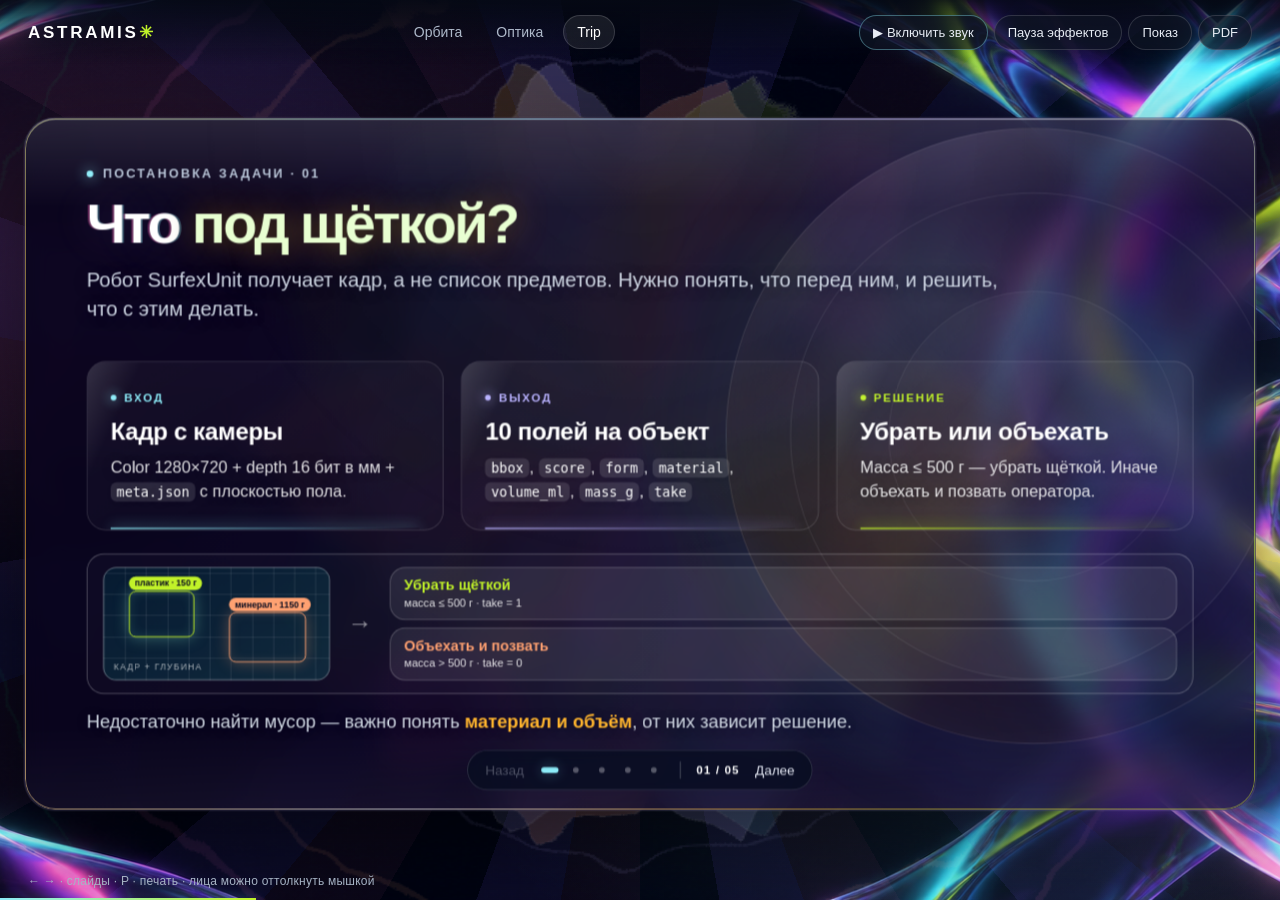
<file: joke-presentation-astramis-scientific-orbit-2026-do-not-open-first-deck-with-screamers-very-long-endpoint/index.html>
<!DOCTYPE html>
<html lang="ru">
<head>
<meta charset="UTF-8">
<meta name="viewport" content="width=device-width, initial-scale=1">
<title>Астрамис — Trip / Что под щёткой?</title>
<style>
  :root {
    --ink: #ffffff;
    --muted: rgba(255,255,255,.88);
    --faint: rgba(255,255,255,.62);
    --stroke: rgba(255,255,255,.34);
    --glass: rgba(255,255,255,.14);
    --glass-2: rgba(255,255,255,.08);
    /* Палитра «Научной орбиты» ЦУ + логотипа Astramis */
    --d: #8dedf9;   /* school tech, циан */
    --m: #ffb52e;   /* янтарный акцент логотипа Astramis */
    --v: #c1f229;   /* education lime ЦУ */
    --s: #b8b1ff;   /* expert blue / violet ЦУ */
    --shadow: 0 30px 80px rgba(6, 8, 34, .45), 0 8px 24px rgba(6, 8, 34, .22);
  }

  * { box-sizing: border-box; }

  html, body {
    margin: 0; height: 100%; overflow: hidden;
    background: #090b1c;
    color: var(--ink);
    font-family: -apple-system, BlinkMacSystemFont, "SF Pro Display", "SF Pro Text",
                 "Helvetica Neue", "Segoe UI", Roboto, Arial, sans-serif;
    -webkit-font-smoothing: antialiased;
  }

  /* --- TRIP: калейдоскоп, искажение и спонтанные лица ------------------- */
  #backdrop { position: fixed; inset: 0; overflow: hidden; background: #05030f; }
  #backdrop > svg { width: 100%; height: 100%; display: block; }
  .trip-wheel { transform-origin: 720px 450px; animation: trip-spin 48s linear infinite; }
  .trip-wheel.rev { animation-direction: reverse; animation-duration: 31s; }
  .trip-hue { animation: trip-hue 18s linear infinite; }
  .trip-pulse { animation: trip-pulse 7s ease-in-out infinite alternate; transform-origin: 720px 450px; }
  @keyframes trip-spin { to { transform: rotate(360deg); } }
  @keyframes trip-hue { to { filter: hue-rotate(360deg) saturate(1.4); } }
  @keyframes trip-pulse { from { transform: scale(.94); } to { transform: scale(1.08); } }
  .face { opacity: 0; transform-box: fill-box; transform-origin: center;
          animation: face-flare var(--life, 5s) ease-in-out forwards; }
  @keyframes face-flare {
    0%   { opacity: 0; transform: scale(.5) rotate(-8deg); filter: blur(6px); }
    18%  { opacity: .85; transform: scale(1.06) rotate(3deg); filter: blur(0); }
    55%  { opacity: .7;  transform: scale(1) rotate(-2deg); }
    100% { opacity: 0; transform: scale(1.3) rotate(6deg); filter: blur(10px); }
  }

  /* --- Основная стеклянная поверхность (один слой стекла) ------------- */
  #stage {
    position: fixed; left: 50%; top: 50%;
    width: 1280px; height: 720px;
    transform-origin: center center;
    border-radius: 44px;
    background:
      linear-gradient(150deg, rgba(2,10,20,.42), rgba(2,10,20,.22) 50%, rgba(2,10,20,.38)),
      linear-gradient(150deg, rgba(255,255,255,.16) 0%, rgba(255,255,255,.05) 42%, rgba(255,255,255,.11) 100%);
    backdrop-filter: blur(26px) saturate(185%);
    backdrop-filter: url(#lens-refract) blur(26px) saturate(185%);
    -webkit-backdrop-filter: blur(26px) saturate(185%);
    border: 1px solid rgba(255,255,255,.46);
    box-shadow: var(--shadow),
                inset 0 2px 0 rgba(255,255,255,.88),
                inset 0 -22px 50px rgba(22,12,64,.22),
                inset 0 -3px 0 rgba(255,255,255,.30),
                inset 0 0 80px rgba(255,255,255,.07),
                0 0 0 1px rgba(150,210,255,.18);
    overflow: hidden;
    isolation: isolate;
  }
  /* Хроматический край — радужная кромка настоящей линзы */
  #stage::before {
    content: ""; position: absolute; inset: 0; border-radius: inherit;
    padding: 3px; z-index: 6; pointer-events: none;
    background: conic-gradient(from 215deg,
      rgba(255,255,255,1) 0deg, rgba(255,169,10,.95) 55deg, rgba(141,237,249,.95) 115deg,
      rgba(184,177,255,.95) 180deg, rgba(193,242,41,.9) 250deg,
      rgba(255,181,46,.95) 310deg, rgba(255,255,255,1) 360deg);
    -webkit-mask: linear-gradient(#000 0 0) content-box, linear-gradient(#000 0 0);
    -webkit-mask-composite: xor; mask-composite: exclude;
    opacity: 1;
  }
  /* Зеркальный блик, следующий за курсором */
  #stage::after {
    content: ""; position: absolute; inset: 0; border-radius: inherit;
    z-index: 5; pointer-events: none;
    background: radial-gradient(560px circle at var(--mx, 50%) var(--my, 0%),
      rgba(255,255,255,.16), rgba(255,255,255,.05) 38%, transparent 64%);
    opacity: .7; transition: opacity .3s ease;
  }

  /* Декоративная линза и верхний блик — объём стекла */
  .lens { position: absolute; z-index: 1; pointer-events: none;
    right: -90px; top: 46%; width: 640px; height: 640px; border-radius: 50%;
    transform: translateY(-50%);
    background:
      radial-gradient(circle at 34% 28%, rgba(255,255,255,.20), transparent 52%),
      conic-gradient(from 30deg, transparent 0deg, rgba(141,237,249,.16) 55deg,
        transparent 110deg, rgba(255,169,10,.14) 200deg, transparent 260deg,
        rgba(184,177,255,.14) 315deg, transparent 360deg);
    border: 1px solid rgba(255,255,255,.20);
    box-shadow: inset 0 0 90px rgba(255,255,255,.09), inset 0 -40px 90px rgba(2,10,20,.24),
                0 0 140px rgba(141,237,249,.12);
    opacity: .55;
  }
  .lens::before, .lens::after { content: ""; position: absolute; border-radius: 50%; }
  .lens::before { inset: 66px; border: 1px solid rgba(255,255,255,.16);
    background: radial-gradient(circle at 60% 70%, rgba(255,255,255,.09), transparent 60%); }
  .lens::after { inset: 168px; border: 1px solid rgba(255,255,255,.12);
    background: radial-gradient(circle at 40% 30%, rgba(255,255,255,.10), transparent 65%); }
  .sheen { position: absolute; inset: 0; z-index: 4; pointer-events: none; border-radius: inherit;
    background: linear-gradient(180deg, rgba(255,255,255,.12) 0%, transparent 13%,
      transparent 88%, rgba(255,255,255,.04) 100%);
    overflow: hidden;
  }
  .sheen::after { content: ""; position: absolute; inset: -30%;
    background: linear-gradient(105deg, transparent 43%, rgba(255,255,255,.09) 50%, transparent 57%);
    transform: translateX(-45%); animation: sweep 11s ease-in-out infinite; }
  @keyframes sweep { 0%, 55% { transform: translateX(-45%); } 100% { transform: translateX(45%); } }

  .slide {
    position: absolute; inset: 0; z-index: 2;
    padding: 54px 76px 92px;
    display: none; flex-direction: column;
    animation: rise .5s cubic-bezier(.22,1,.36,1) both;
  }
  .slide.active { display: flex; }
  @keyframes rise { from { opacity: 0; transform: translateY(14px) scale(.99); } to { opacity: 1; transform: none; } }

  .kicker { display: flex; align-items: center; gap: 10px; margin-bottom: 14px;
    font-size: 12px; font-weight: 700; letter-spacing: .24em; text-transform: uppercase;
    color: var(--faint); }
  .kicker i { width: 7px; height: 7px; border-radius: 50%; background: var(--d);
    box-shadow: 0 0 14px var(--d); }

  h1 { margin: 0; font-size: 56px; line-height: 1.03; letter-spacing: -.038em;
       font-weight: 700; color: #fff; text-shadow: 0 2px 22px rgba(4, 6, 28, .6); }
  h1 .accent { color: #fff; text-shadow: 0 0 34px rgba(255,181,46,.45), 0 2px 22px rgba(2,6,16,.6); }
  .sub { margin: 14px 0 0; font-size: 20px; line-height: 1.45; color: rgba(255,255,255,.92);
    max-width: 980px; text-shadow: 0 2px 14px rgba(8,10,40,.48); }

  /* --- Полупрозрачные карточки: стекло только на одном слое ------------ */
  .cards { display: grid; gap: 18px; margin-top: 38px; }
  .cards.cols-3 { grid-template-columns: repeat(3, 1fr); }
  .card {
    position: relative; overflow: hidden;
    border-radius: 28px; padding: 26px 24px;
    background: linear-gradient(155deg, rgba(255,255,255,.19), rgba(255,255,255,.055));
    border: 1px solid rgba(255,255,255,.3);
    box-shadow: inset 0 1px 0 rgba(255,255,255,.5), 0 14px 34px rgba(8,10,40,.18);
    transition: transform .35s cubic-bezier(.22,1,.36,1), box-shadow .35s ease, background .35s ease;
  }
  .card::before { content: ""; position: absolute; inset: 0; pointer-events: none;
    background: linear-gradient(115deg, transparent 28%, rgba(255,255,255,.18) 45%, transparent 62%);
    transform: translateX(-60%); transition: transform .7s ease; }
  .card::after { content: ""; position: absolute; left: 24px; right: 24px; bottom: 0; height: 2px;
    background: linear-gradient(90deg, var(--c), transparent); opacity: .8;
    box-shadow: 0 0 14px var(--c); }
  .card:hover { transform: translateY(-4px);
    box-shadow: inset 0 1px 0 rgba(255,255,255,.65), 0 22px 46px rgba(8,10,40,.26); }
  .card:hover::before { transform: translateX(60%); }
  .card .tag { display: inline-flex; align-items: center; gap: 8px; font-size: 11px;
    font-weight: 800; letter-spacing: .16em; text-transform: uppercase; color: var(--c, #fff);
    margin-bottom: 14px; }
  .card .tag::before { content: ""; width: 6px; height: 6px; border-radius: 50%;
    background: currentColor; box-shadow: 0 0 12px currentColor; }
  .card h3 { margin: 0 0 10px; font-size: 22px; font-weight: 650; letter-spacing: -.015em; }
  .card p { margin: 0; font-size: 15.5px; line-height: 1.5; color: rgba(255,255,255,.88);
    text-shadow: 0 1px 10px rgba(10,10,40,.35); }
  .card code { font-family: "SF Mono", ui-monospace, Menlo, monospace; font-size: 13.5px;
    color: #fff; background: rgba(255,255,255,.12); padding: 2px 6px; border-radius: 6px; }

  /* Мини-превью демо на первом слайде */
  .preview-strip { margin-top: 24px; border-radius: 24px; padding: 13px 16px;
    display: flex; align-items: center; gap: 18px;
    background: linear-gradient(100deg, rgba(255,255,255,.15), rgba(255,255,255,.04));
    border: 1px solid rgba(255,255,255,.26);
    box-shadow: inset 0 1px 0 rgba(255,255,255,.45), 0 12px 30px rgba(8,10,40,.16); }
  .mini-frame { position: relative; width: 236px; height: 118px; flex: none; overflow: hidden;
    border-radius: 14px; border: 1px solid rgba(255,255,255,.3);
    background:
      repeating-linear-gradient(0deg, rgba(255,255,255,.09) 0 1px, transparent 1px 22px),
      repeating-linear-gradient(90deg, rgba(255,255,255,.09) 0 1px, transparent 1px 22px),
      linear-gradient(150deg, rgba(6,32,54,.8), rgba(18,58,74,.65)); }
  .mini-frame::after { content: "КАДР + ГЛУБИНА"; position: absolute; left: 10px; bottom: 8px;
    font-size: 9px; letter-spacing: .14em; color: rgba(255,255,255,.65); }
  .bbox { position: absolute; border: 1.5px solid; border-radius: 7px; }
  .bbox.a { left: 26px; top: 24px; width: 68px; height: 48px; border-color: var(--v);
    box-shadow: 0 0 16px rgba(143,240,210,.35), inset 0 0 12px rgba(143,240,210,.14); }
  .bbox.b { right: 24px; top: 46px; width: 80px; height: 52px; border-color: #ffa171;
    box-shadow: 0 0 16px rgba(255,161,113,.32), inset 0 0 12px rgba(255,161,113,.12); }
  .bbox span { position: absolute; top: -16px; left: -1px; white-space: nowrap;
    font-size: 9px; padding: 2px 6px; border-radius: 99px; color: #0a0c20; font-weight: 700; }
  .bbox.a span { background: var(--v); }
  .bbox.b span { background: #ffa171; }
  .decisions { flex: 1; display: grid; gap: 8px; }
  .decision { border-radius: 16px; padding: 9px 14px;
    background: rgba(255,255,255,.08); border: 1px solid rgba(255,255,255,.2); }
  .decision b { display: block; font-size: 15px; font-weight: 700; }
  .decision span { font-size: 11.5px; color: var(--muted); }
  .decision.go b { color: var(--v); }
  .decision.no b { color: #ffa171; }
  .strip-arrow { font-size: 26px; color: rgba(255,255,255,.55); }

  .bottom-line { margin-top: auto; padding-top: 18px; font-size: 18px;
    color: rgba(255,255,255,.9); text-shadow: 0 1px 12px rgba(8,10,40,.3); }
  .bottom-line b { color: var(--m); font-weight: 650; }

  /* --- Слайд 2: конвейер ------------------------------------------------ */
  .flow { display: flex; align-items: stretch; gap: 8px; margin-top: 36px; }
  .step { flex: 1; position: relative; overflow: hidden; border-radius: 26px;
    padding: 24px 18px 22px;
    background: linear-gradient(160deg, rgba(255,255,255,.17), rgba(255,255,255,.05));
    border: 1px solid rgba(255,255,255,.28);
    box-shadow: inset 0 1px 0 rgba(255,255,255,.48), 0 12px 30px rgba(8,10,40,.16); }
  .step .n { position: absolute; right: 16px; top: 8px; font-size: 48px; font-weight: 700;
    letter-spacing: -.06em; color: rgba(255,255,255,.09); }
  .step h3 { margin: 0 0 10px; font-size: 19px; font-weight: 650; color: var(--c); }
  .step p { margin: 0; font-size: 14.5px; line-height: 1.48; color: var(--muted); }
  .step code { font-family: "SF Mono", ui-monospace, Menlo, monospace; font-size: 12.5px; color: #fff; }
  .arrow { align-self: center; font-size: 22px; color: rgba(255,255,255,.5); padding: 0 2px; }
  .badges { display: flex; gap: 10px; margin-top: 24px; flex-wrap: wrap; }
  .badge { font-size: 13.5px; padding: 9px 16px; border-radius: 999px;
    background: rgba(255,255,255,.10); border: 1px solid rgba(255,255,255,.26);
    box-shadow: inset 0 1px 0 rgba(255,255,255,.35); color: var(--muted); }
  .badge b { color: #fff; font-weight: 650; }

  /* --- Слайд 3: метрика ------------------------------------------------- */
  .formula { margin-top: 26px; border-radius: 24px; padding: 22px 28px;
    font-size: 27px; font-weight: 650; letter-spacing: -.01em;
    background: linear-gradient(100deg, rgba(141,237,249,.18), rgba(184,177,255,.14), rgba(255,181,46,.16));
    border: 1px solid rgba(255,255,255,.34);
    box-shadow: inset 0 1px 0 rgba(255,255,255,.55), 0 14px 34px rgba(8,10,40,.2); }
  .formula .d { color: var(--d); } .formula .m { color: var(--m); }
  .formula .v { color: var(--v); } .formula .s { color: var(--s); }
  .metric-table { width: 100%; border-collapse: separate; border-spacing: 0 8px;
    margin-top: 16px; font-size: 16.5px; table-layout: fixed; }
  .metric-table th { text-align: left; font-size: 11px; letter-spacing: .16em;
    text-transform: uppercase; color: var(--faint); padding: 0 14px 4px; font-weight: 700; }
  .metric-table th:nth-child(1) { width: 20%; }
  .metric-table th:nth-child(2) { width: 8%; }
  .metric-table th:nth-child(3) { width: 42%; }
  .metric-table th:nth-child(4) { width: 24%; }
  .metric-table th:nth-child(5) { width: 6%; }
  .metric-table td { padding: 12px 14px; background: rgba(255,255,255,.07);
    border-top: 1px solid rgba(255,255,255,.18); border-bottom: 1px solid rgba(255,255,255,.12); }
  .metric-table td:first-child { border-radius: 16px 0 0 16px; border-left: 1px solid rgba(255,255,255,.18); font-weight: 650; }
  .metric-table td:last-child { border-radius: 0 16px 16px 0; border-right: 1px solid rgba(255,255,255,.18); }
  .metric-table .w { font-weight: 750; font-variant-numeric: tabular-nums; }
  .bar { height: 10px; border-radius: 99px; background: rgba(0,0,0,.18); overflow: hidden;
    box-shadow: inset 0 1px 2px rgba(0,0,0,.2); }
  .bar > i { display: block; height: 100%; border-radius: 99px; background: var(--c);
    box-shadow: 0 0 16px var(--c); }
  .metric-table .base { color: var(--m); font-weight: 750; font-variant-numeric: tabular-nums; }

  .note { margin-top: auto; padding: 16px 22px; border-radius: 20px; font-size: 16.5px;
    background: linear-gradient(100deg, rgba(255,181,46,.16), rgba(255,255,255,.05));
    border: 1px solid rgba(255,190,80,.35);
    box-shadow: inset 0 1px 0 rgba(255,255,255,.4), 0 12px 28px rgba(8,10,40,.16); }
  .note b { color: var(--m); font-weight: 700; }

  /* --- Слайд 4: результаты ---------------------------------------------- */
  .results-grid { display: grid; grid-template-columns: 1.05fr .95fr; gap: 22px; margin-top: 30px; }
  table.results { width: 100%; border-collapse: separate; border-spacing: 0 6px; font-size: 17px; }
  table.results th, table.results td { padding: 11px 12px; text-align: right; }
  table.results th:first-child, table.results td:first-child { text-align: left; }
  table.results thead th { color: var(--faint); font-size: 11px; letter-spacing: .16em;
    text-transform: uppercase; }
  table.results tbody td { background: rgba(255,255,255,.07);
    border-top: 1px solid rgba(255,255,255,.16); border-bottom: 1px solid rgba(255,255,255,.1);
    font-variant-numeric: tabular-nums; }
  table.results tbody td:first-child { border-radius: 14px 0 0 14px; border-left: 1px solid rgba(255,255,255,.16); }
  table.results tbody td:last-child { border-radius: 0 14px 14px 0; border-right: 1px solid rgba(255,255,255,.16); }
  table.results .was { color: var(--muted); }
  table.results .now { font-weight: 750; color: var(--v); }
  table.results tfoot td { font-weight: 750; font-size: 20px; padding-top: 12px; }
  .chart { border-radius: 26px; padding: 22px 24px;
    background: linear-gradient(155deg, rgba(255,255,255,.16), rgba(255,255,255,.05));
    border: 1px solid rgba(255,255,255,.28);
    box-shadow: inset 0 1px 0 rgba(255,255,255,.5), 0 14px 34px rgba(8,10,40,.18); }
  .chart h4 { margin: 0 0 20px; font-size: 11px; color: var(--faint);
    text-transform: uppercase; letter-spacing: .16em; }
  .chart-row { margin-bottom: 16px; }
  .chart-row .lbl { display: flex; justify-content: space-between; font-size: 13.5px; margin-bottom: 7px; }
  .chart-row .lbl span:first-child { color: var(--c); font-weight: 700; }
  .chart-pair { height: 11px; background: rgba(0,0,0,.18); border-radius: 99px;
    position: relative; overflow: hidden; box-shadow: inset 0 1px 2px rgba(0,0,0,.2); }
  .chart-pair .old { position: absolute; inset: 0 auto 0 0; width: 0;
    background: rgba(255,255,255,.28); border-radius: 99px; }
  .chart-pair .new { position: absolute; inset: 0 auto 0 0; width: 0;
    background: var(--c); border-radius: 99px; box-shadow: 0 0 16px var(--c); }

  /* --- Слайд 5: разбор -------------------------------------------------- */
  .cols-3-plain { display: grid; grid-template-columns: repeat(3, 1fr); gap: 18px; margin-top: 28px; }
  .col { position: relative; border-radius: 26px; padding: 22px; overflow: hidden;
    background: linear-gradient(155deg, rgba(255,255,255,.16), rgba(255,255,255,.05));
    border: 1px solid rgba(255,255,255,.28);
    box-shadow: inset 0 1px 0 rgba(255,255,255,.48), 0 14px 34px rgba(8,10,40,.18); }
  .col::before { content: ""; position: absolute; left: 22px; right: 22px; top: 0; height: 3px;
    background: var(--c); box-shadow: 0 0 18px var(--c); border-radius: 0 0 99px 99px; }
  .col h3 { margin: 4px 0 14px; font-size: 19px; font-weight: 650; color: var(--c); }
  .col ul { margin: 0; padding-left: 18px; }
  .col li { font-size: 14.5px; line-height: 1.5; color: var(--muted); margin-bottom: 9px; }
  .col li::marker { color: var(--c); }

  .placeholder { margin-top: 18px; border-radius: 22px; padding: 14px 20px;
    text-align: center; font-size: 14.5px; color: var(--muted);
    background: rgba(255,255,255,.06); border: 1.5px dashed rgba(255,255,255,.3); }
  .placeholder img { display: none; max-height: 132px; max-width: 100%; border-radius: 12px; }
  .placeholder.filled { border-style: solid; padding: 8px; background: rgba(255,255,255,.12); }
  .placeholder.filled img { display: block; margin: 0 auto; }
  .placeholder.filled span { display: none; }

  /* --- Нижняя «панель инструментов» ------------------------------------ */
  .toolbar { position: absolute; z-index: 7; left: 50%; bottom: 22px; transform: translateX(-50%);
    height: 46px; padding: 0 18px; display: flex; align-items: center; gap: 16px;
    border-radius: 999px;
    background: linear-gradient(180deg, rgba(255,255,255,.20), rgba(255,255,255,.09));
    backdrop-filter: blur(24px) saturate(170%);
    -webkit-backdrop-filter: blur(24px) saturate(170%);
    border: 1px solid rgba(255,255,255,.4);
    box-shadow: inset 0 1px 0 rgba(255,255,255,.65), 0 12px 30px rgba(8,10,40,.3);
    font-size: 12px; letter-spacing: .1em; text-transform: uppercase; color: var(--faint);
    user-select: none; }
  .dots { display: flex; gap: 7px; }
  .dots i { width: 7px; height: 7px; border-radius: 50%; background: rgba(255,255,255,.32);
    transition: .35s cubic-bezier(.22,1,.36,1); }
  .dots i.on { width: 24px; border-radius: 99px; background: #fff; box-shadow: 0 0 14px rgba(255,255,255,.8); }
  .toolbar .sep { width: 1px; height: 18px; background: rgba(255,255,255,.25); }
  .toolbar .count { color: #fff; font-variant-numeric: tabular-nums; font-weight: 700; }

  /* Лица поверх всех слоёв — их можно оттолкнуть мышкой */
  #face-overlays { position: fixed; inset: 0; z-index: 30; pointer-events: none; overflow: hidden; }
  .ghost { position: absolute; pointer-events: auto; cursor: grab; user-select: none;
           will-change: transform; touch-action: none; }
  .ghost:active { cursor: grabbing; }
  .ghost img { display: block; width: 100%; height: auto;
    animation: ghost-life var(--life, 9s) ease-in-out forwards;
    filter: drop-shadow(0 0 22px rgba(255,169,10,.45)) contrast(1.1); }
  @keyframes ghost-life {
    0%   { opacity: 0; transform: scale(.72) rotate(-6deg); filter: blur(10px) grayscale(.4); }
    12%  { opacity: .62; transform: scale(1.04) rotate(3deg); filter: blur(0) grayscale(0); }
    55%  { opacity: .5; transform: scale(1) rotate(-2deg); }
    88%  { opacity: .4; }
    100% { opacity: 0; transform: scale(1.18) rotate(5deg); filter: blur(12px); }
  }

  .hint { position: fixed; right: 16px; bottom: 12px; z-index: 40;
    font-size: 11px; letter-spacing: .08em; color: rgba(255,255,255,.4); }

  /* В trip-версии стекло плотнее: текст должен выжить на таком фоне */
  #stage {
    background:
      linear-gradient(150deg, rgba(2,2,12,.60), rgba(2,2,12,.38) 50%, rgba(2,2,12,.58)),
      linear-gradient(150deg, rgba(255,255,255,.13), rgba(255,255,255,.04) 42%, rgba(255,255,255,.09));
    backdrop-filter: blur(20px) saturate(140%);
    backdrop-filter: url(#lens-refract) blur(20px) saturate(140%);
    -webkit-backdrop-filter: blur(20px) saturate(140%);
  }

  @media (prefers-reduced-motion: reduce) {
    .trip-wheel, .trip-hue, .trip-pulse, .face, .sheen::after { animation: none !important; }
    .slide, .card { animation: none !important; transition: none !important; }
  }
  @supports not ((backdrop-filter: blur(1px)) or (-webkit-backdrop-filter: blur(1px))) {
    #stage { background: rgba(26,28,60,.94); }
  }

  @media print {
    @page { size: 16in 9in; margin: 0; }
    html, body { overflow: visible; background: #fff; }
    #backdrop { position: fixed; }
    .hint { display: none; }
    #stage { position: static; transform: none !important; width: 100%; height: auto;
             border-radius: 0; border: none; box-shadow: none; }
    .slide { position: relative; inset: auto; display: flex !important;
             width: 100%; height: 9in; page-break-after: always; break-after: page; }
  }
</style>
<link rel="stylesheet" href="assets/presentation.css?v=creatures-4">
</head>
<body data-theme="trip">

<!-- SVG-фильтр: реальное преломление фона (линза), а не только размытие -->
<svg width="0" height="0" aria-hidden="true" style="position:absolute">
  <filter id="lens-refract" x="-15%" y="-15%" width="130%" height="130%">
    <feTurbulence type="fractalNoise" baseFrequency="0.0022 0.004" numOctaves="2" seed="7" result="noise"/>
    <feDisplacementMap in="SourceGraphic" in2="noise" scale="20"
                       xChannelSelector="R" yChannelSelector="G"/>
  </filter>
  <!-- Искажение реальности: турбулентность с анимированной частотой -->
  <filter id="trip-warp" x="-30%" y="-30%" width="160%" height="160%">
    <feTurbulence type="fractalNoise" baseFrequency="0.008" numOctaves="3" seed="13" result="noise">
      <animate attributeName="baseFrequency" dur="14s" values="0.006;0.022;0.010;0.006" repeatCount="indefinite"/>
    </feTurbulence>
    <feDisplacementMap in="SourceGraphic" in2="noise" scale="80"
                       xChannelSelector="R" yChannelSelector="G">
      <animate attributeName="scale" dur="9s" values="40;140;60;40" repeatCount="indefinite"/>
    </feDisplacementMap>
  </filter>
</svg>

<div id="backdrop">
  <svg viewBox="0 0 1440 900" preserveAspectRatio="xMidYMid slice" aria-hidden="true">
    <rect width="1440" height="900" fill="#05030f"/>
    <g filter="url(#trip-warp)">
      <g class="trip-hue">
        <g class="trip-wheel" id="trip-a"></g>
        <g class="trip-wheel rev" id="trip-b"></g>
        <g class="trip-pulse" id="trip-c"></g>
      </g>
    </g>
  </svg>
</div>

<div id="stage">
  <div class="lens"></div>
  <div class="sheen"></div>

  <!-- 1. ЗАДАЧА -->
  <section class="slide active">
    <div class="kicker"><i></i>Постановка задачи · 01</div>
    <h1>Что <span class="accent">под щёткой?</span></h1>
    <p class="sub">Робот SurfexUnit получает кадр, а не список предметов. Нужно понять, что перед ним, и решить, что с этим делать.</p>
    <div class="cards cols-3">
      <div class="card" style="--c: var(--d)">
        <div class="tag">Вход</div>
        <h3>Кадр с камеры</h3>
        <p>Color 1280×720 + depth 16 бит в мм + <code>meta.json</code> с плоскостью пола.</p>
      </div>
      <div class="card" style="--c: var(--s)">
        <div class="tag">Выход</div>
        <h3>10 полей на объект</h3>
        <p><code>bbox</code>, <code>score</code>, <code>form</code>, <code>material</code>, <code>volume_ml</code>, <code>mass_g</code>, <code>take</code></p>
      </div>
      <div class="card" style="--c: var(--v)">
        <div class="tag">Решение</div>
        <h3>Убрать или объехать</h3>
        <p>Масса ≤ 500 г — убрать щёткой. Иначе объехать и позвать оператора.</p>
      </div>
    </div>
    <div class="preview-strip">
      <div class="mini-frame">
        <div class="bbox a"><span>пластик · 150 г</span></div>
        <div class="bbox b"><span>минерал · 1150 г</span></div>
      </div>
      <div class="strip-arrow">→</div>
      <div class="decisions">
        <div class="decision go"><b>Убрать щёткой</b><span>масса ≤ 500 г · take = 1</span></div>
        <div class="decision no"><b>Объехать и позвать</b><span>масса &gt; 500 г · take = 0</span></div>
      </div>
    </div>
    <div class="bottom-line">Недостаточно найти мусор — важно понять <b>материал и объём</b>, от них зависит решение.</div>
  </section>

  <!-- 2. ПОДХОД -->
  <section class="slide">
    <div class="kicker"><i></i>Подход · 02</div>
    <h1>План конвейера: четыре шага</h1>
    <p class="sub">Рабочая схема решения. Итоговый состав подтвердим после экспериментов.</p>
    <div class="flow">
      <div class="step" style="--c: var(--d)"><div class="n">1</div><h3>Детектор</h3><p>YOLO-seg: bbox, маска и <code>form</code> — сыпучая или твёрдая.</p></div>
      <div class="arrow">→</div>
      <div class="step" style="--c: var(--m)"><div class="n">2</div><h3>Материал</h3><p>Crops по маскам: цвет, гистограммы, дыристость глубины → LogReg/CatBoost, при необходимости DINO/CLIP.</p></div>
      <div class="arrow">→</div>
      <div class="step" style="--c: var(--v)"><div class="n">3</div><h3>Объём</h3><p>Маска + глубина, калибровка по <code>form × material</code>; отдельно «нет глубины».</p></div>
      <div class="arrow">→</div>
      <div class="step" style="--c: var(--s)"><div class="n">4</div><h3>Решение</h3><p>Масса = объём × плотность → <code>take</code>, либо прямой классификатор.</p></div>
    </div>
    <div class="badges">
      <span class="badge">Валидация по <b>object_id</b></span>
      <span class="badge">Инференс <b>без интернета</b></span>
      <span class="badge">Для открытых весов <b>указать источник</b></span>
      <span class="badge">Один воспроизводимый ноутбук</span>
    </div>
    <div class="bottom-line">Сплит по объектам, а не по кадрам: <b>в тесте предметы новые</b>.</div>
  </section>

  <!-- 3. МЕТРИКА -->
  <section class="slide">
    <div class="kicker"><i></i>Метрика · 03</div>
    <h1>Где мы теряем баллы</h1>
    <div class="formula">Score = 100 × (<span class="d">0.40·D</span> + <span class="m">0.20·M</span> + <span class="v">0.25·V</span> + <span class="s">0.15·S</span>)</div>
    <table class="metric-table">
      <thead><tr><th>Часть</th><th>Вес</th><th>Что считает</th><th></th><th>Бейзлайн</th></tr></thead>
      <tbody>
        <tr style="--c: var(--d)"><td>D — детекция</td><td class="w">40%</td><td>mAP50 по форме, IoU ≥ 0.5</td><td><div class="bar"><i style="width:86%"></i></div></td><td class="base">0.86</td></tr>
        <tr style="--c: var(--m)"><td>M — материал</td><td class="w">20%</td><td>balanced accuracy, 6 классов</td><td><div class="bar"><i style="width:17%"></i></div></td><td class="base">0.17</td></tr>
        <tr style="--c: var(--v)"><td>V — объём</td><td class="w">25%</td><td>штраф за кратность ошибки (×3 → 0)</td><td><div class="bar"><i style="width:62%"></i></div></td><td class="base">0.62</td></tr>
        <tr style="--c: var(--s)"><td>S — решение</td><td class="w">15%</td><td>среднее по тяжёлым и лёгким</td><td><div class="bar"><i style="width:42%"></i></div></td><td class="base">0.42</td></tr>
      </tbody>
    </table>
    <div class="note">Резерв до максимума по округлённым компонентам: <b>M 16.6, V 9.5, S 8.7 балла</b>. Это ориентир, а не прогноз роста.</div>
  </section>

  <!-- 4. РЕЗУЛЬТАТЫ -->
  <section class="slide">
    <div class="kicker"><i></i>Результаты · 04</div>
    <h1>Результаты и точка отсчёта</h1>
    <p class="sub">Бейзлайн известен. Значения финальной модели добавим после одинакового прогона.</p>
    <div class="results-grid">
      <table class="results">
        <thead><tr><th>Метрика</th><th>Было</th><th>Стало</th><th>Δ</th></tr></thead>
        <tbody id="results-body"></tbody>
        <tfoot><tr><td>Score</td><td class="was" id="score-was">~59</td><td class="now" id="score-now">—</td><td id="score-delta">—</td></tr></tfoot>
      </table>
      <div class="chart">
        <h4>Было / Стало</h4>
        <div id="chart"></div>
      </div>
    </div>
    <div class="note">Сравнение — при одинаковом сплите, версии данных и seed. <b>Финальный прогон ещё не добавлен. Прочерки означают отсутствие результата.</b></div>
  </section>

  <!-- 5. ЧТО ПРОБОВАЛИ -->
  <section class="slide">
    <div class="kicker"><i></i>Разбор · 05</div>
    <h1>Эксперименты и зоны риска</h1>
    <div class="cols-3-plain">
      <div class="col" style="--c: var(--v)">
        <h3>Проверяем</h3>
        <ul>
          <li>Калибровка объёма по <code>form × material</code></li>
          <li>Классификатор материала на crops</li>
          <li>Отдельная обработка случаев без глубины</li>
        </ul>
      </div>
      <div class="col" style="--c: var(--m)">
        <h3>Сравниваем</h3>
        <ul>
          <li>Сырая глубина без калибровки</li>
          <li>Масса через объём и плотность</li>
          <li>Прямой классификатор take</li>
        </ul>
      </div>
      <div class="col" style="--c: var(--s)">
        <h3>Зоны риска</h3>
        <ul>
          <li>Стекло и блестящий металл — нет глубины</li>
          <li>Перекрытия и мелкие объекты</li>
          <li>Крупные промазы по объёму (×3 обнуляет V)</li>
        </ul>
      </div>
    </div>
    <div class="experiment-note"><b>Критерий сравнения</b><span>Меняем один блок. Смотрим D / M / V / S и итоговый Score на тех же объектах.</span></div>
    <div class="bottom-line">Каждое изменение проверяем отдельно: <b>один сплит, одинаковые данные</b>.</div>
  </section>

  <nav class="toolbar" aria-label="Управление слайдами">
    <button id="prev" aria-label="Предыдущий слайд">Назад</button>
    <div class="dots" id="dots"></div>
    <div class="sep"></div>
    <span class="count" id="count" aria-live="polite">01 / 05</span>
    <button id="next" aria-label="Следующий слайд">Далее</button>
  </nav>
</div>

<div id="face-overlays"></div>

<div class="hint">← → · слайды · P · печать · лица можно оттолкнуть мышкой</div>

<script src="assets/trip-faces.js?v=creatures-4"></script>
<script>
  // ЕДИНОЕ МЕСТО ДЛЯ ЦИФР: замени null на результаты финального сабмита.
  const RESULTS = {
    D: { was: 0.86, now: null },
    M: { was: 0.17, now: null },
    V: { was: 0.62, now: null },
    S: { was: 0.42, now: null }
  };

  const META = {
    D: { name: 'D · детекция', color: '#8dedf9' },
    M: { name: 'M · материал', color: '#ffb52e' },
    V: { name: 'V · объём', color: '#c1f229' },
    S: { name: 'S · решение', color: '#b8b1ff' }
  };
  const WEIGHTS = { D: 0.40, M: 0.20, V: 0.25, S: 0.15 };
  const fmt = v => (v === null || v === undefined) ? '—' : Number(v).toFixed(2);

  function buildResults() {
    const body = document.getElementById('results-body');
    const chart = document.getElementById('chart');
    body.innerHTML = ''; chart.innerHTML = '';
    Object.keys(META).forEach(key => {
      const { was, now } = RESULTS[key];
      const delta = (now == null) ? null : now - was;
      const tr = document.createElement('tr');
      tr.innerHTML = '<td>' + META[key].name + '</td>' +
        '<td class="was">' + fmt(was) + '</td>' +
        '<td class="now">' + fmt(now) + '</td>' +
        '<td>' + (delta === null ? '—' : (delta >= 0 ? '+' : '') + delta.toFixed(2)) + '</td>';
      body.appendChild(tr);
      const row = document.createElement('div');
      row.className = 'chart-row'; row.style.setProperty('--c', META[key].color);
      row.innerHTML =
        '<div class="lbl"><span>' + META[key].name + '</span><span>' + fmt(was) + ' → ' + fmt(now) + '</span></div>' +
        '<div class="chart-pair"><div class="old" style="width:' + (was * 100) + '%"></div>' +
        '<div class="new" style="width:' + ((now || 0) * 100) + '%"></div></div>';
      chart.appendChild(row);
    });
    const score = data => Object.keys(WEIGHTS).reduce((s, k) =>
      s + (data[k] == null ? 0 : data[k]) * WEIGHTS[k], 0);
    const allFilled = Object.values(RESULTS).every(r => r.now != null);
    const baseScore = 100 * score(Object.fromEntries(Object.keys(META).map(k => [k, RESULTS[k].was])));
    document.getElementById('score-was').textContent = baseScore.toFixed(1);
    document.getElementById('score-now').textContent = allFilled
      ? (100 * score(Object.fromEntries(Object.keys(META).map(k => [k, RESULTS[k].now])))).toFixed(1) : '—';
    const difference = allFilled ? 100 * score(Object.fromEntries(Object.keys(META).map(k => [k, RESULTS[k].now]))) - baseScore : null;
    document.getElementById('score-delta').textContent = difference === null ? '—' : (difference >= 0 ? '+' : '') + difference.toFixed(1);
  }

  const stage = document.getElementById('stage');
  const slides = Array.from(document.querySelectorAll('.slide'));
  const dotHost = document.getElementById('dots');
  slides.forEach((slide, i) => {
    const dot = document.createElement('button');
    dot.setAttribute('aria-label', 'Слайд ' + (i + 1) + ': ' + slide.querySelector('h1').textContent);
    dot.addEventListener('click', () => show(i));
    dotHost.appendChild(dot);
  });
  let current = 0;

  function fit() {
    const scale = Math.min((window.innerWidth - 48) / 1280, (window.innerHeight - 116) / 720);
    stage.style.transform = 'translate(-50%, -50%) scale(' + scale + ')';
  }
  function show(n) {
    current = Math.max(0, Math.min(slides.length - 1, n));
    slides.forEach((s, i) => s.classList.toggle('active', i === current));
    Array.from(dotHost.children).forEach((d, i) => {
      d.classList.toggle('on', i === current);
      d.setAttribute('aria-current', i === current ? 'step' : 'false');
    });
    slides.forEach((s, i) => s.setAttribute('aria-hidden', i !== current));
    document.getElementById('prev').disabled = current === 0;
    document.getElementById('next').disabled = current === slides.length - 1;
    window.dispatchEvent(new CustomEvent('slide-change', {detail: {current, total: slides.length}}));
    const hash = '#slide-' + (current + 1);
    if (location.hash !== hash) history.replaceState(null, '', hash);
    document.getElementById('count').textContent =
      String(current + 1).padStart(2, '0') + ' / ' + String(slides.length).padStart(2, '0');
  }

  // Блик, который следует за курсором, — как отклик стекла на наклон устройства.
  // Pointer-driven glass highlight is handled once per frame in presentation.js.

  window.addEventListener('resize', fit);
  window.addEventListener('keydown', e => {
    if (e.target.closest('input, textarea, select, [contenteditable]')) return;
    if ((e.target.closest('button, a') && [' ', 'Enter'].includes(e.key))) return;
    if (e.ctrlKey || e.metaKey || e.altKey || document.body.classList.contains('deck-blackout')) return;
    if (document.querySelector('.deck-overview:not([hidden]), .deck-shortcuts:not([hidden])')) return;
    if (e.key === 'ArrowRight' || e.key === ' ' || e.key === 'PageDown') { e.preventDefault(); show(current + 1); }
    if (e.key === 'ArrowLeft' || e.key === 'PageUp') { e.preventDefault(); show(current - 1); }
    if (e.key === 'Home') show(0);
    if (e.key === 'End') show(slides.length - 1);
    if (e.key === 'p' || e.key === 'P') window.print();
  });
  stage.addEventListener('click', e => {
    if (e.target.closest('button, a, input, .toolbar')) return;
    if (e.clientX > window.innerWidth * 0.75) show(current + 1);
    else if (e.clientX < window.innerWidth * 0.25) show(current - 1);
  });



  // ---------- TRIP MODE ----------
  const SVGNS = 'http://www.w3.org/2000/svg';
  const TRIP_COLORS = ['#fdcd12', '#c1f229', '#8dedf9', '#b8b1ff', '#ffa171', '#fe68b9', '#00a651'];
  const svgEl = (tag, attrs) => {
    const el = document.createElementNS(SVGNS, tag);
    Object.entries(attrs).forEach(([k, v]) => el.setAttribute(k, v));
    return el;
  };

  function buildKaleidoscope(id, petals, tone) {
    const host = document.getElementById(id);
    for (let i = 0; i < petals; i++) {
      const slice = svgEl('g', { transform: `rotate(${i * 360 / petals} 720 450)` });
      slice.appendChild(svgEl('path', {
        d: 'M720 450 C 840 300, 1020 320, 1120 450 C 1020 580, 840 600, 720 450 Z',
        fill: TRIP_COLORS[i % TRIP_COLORS.length], 'fill-opacity': tone,
        stroke: '#fff', 'stroke-opacity': '.18', 'stroke-width': '2'
      }));
      slice.appendChild(svgEl('circle', {
        cx: 960, cy: 450, r: 26 + (i % 4) * 12,
        fill: TRIP_COLORS[(i + 3) % TRIP_COLORS.length], 'fill-opacity': tone * 1.3,
        stroke: '#fff', 'stroke-opacity': '.35', 'stroke-width': '2'
      }));
      slice.appendChild(svgEl('path', {
        d: 'M880 380 L1010 450 L880 520 Z', fill: 'none',
        stroke: TRIP_COLORS[(i + 5) % TRIP_COLORS.length],
        'stroke-opacity': tone * 1.4, 'stroke-width': '3'
      }));
      host.appendChild(slice);
    }
  }

  function buildTrip() {
    buildKaleidoscope('trip-a', 14, .34);
    buildKaleidoscope('trip-b', 10, .22);
    const pulse = document.getElementById('trip-c');
    for (let i = 0; i < 9; i++) {
      pulse.appendChild(svgEl('circle', {
        cx: 720, cy: 450, r: 120 + i * 95, fill: 'none',
        stroke: TRIP_COLORS[i % TRIP_COLORS.length],
        'stroke-opacity': .22 - i * .015, 'stroke-width': 3 + (i % 3) * 3
      }));
    }
  }

  // Портреты: круглые полупрозрачные спутники с инерцией.
  const overlay = document.getElementById('face-overlays');
  const ghosts = [];
  const pointer = { x: -9999, y: -9999 };
  let lastFrame = 0;
  let ghostFrame = 0;
  let lastGhostPortrait = null;
  window.addEventListener('pointermove', e => { pointer.x = e.clientX; pointer.y = e.clientY; });
  window.addEventListener('pointerout', e => { if (!e.relatedTarget) pointer.x = pointer.y = -9999; });
  function spawnGhost() {
    if (document.body.classList.contains('deck-capture') || document.body.classList.contains('motion-paused') || document.body.classList.contains('faces-hidden') || document.hidden || ghosts.length >= 4) return;
    const size = Math.min(220, Math.max(110, innerWidth * .13)) * (.8 + Math.random() * .35);
    const left = Math.random() < .5;
    const wrap = document.createElement('div');
    wrap.className = 'ghost';
    wrap.style.cssText = `left:${left ? 10 : innerWidth - size - 10}px;top:${80 + Math.random() * Math.max(1, innerHeight - size - 170)}px;width:${size}px;--halo:#e1e4ea;--life:${3 + Math.random()*1.2}s`;
    const portrait = document.createElement('div');
    portrait.className = 'ghost-portrait';
    const selected=window.tripFaces.pick(lastGhostPortrait);lastGhostPortrait=selected.id;
    portrait.appendChild(window.tripFaces.actor(selected));
    wrap.appendChild(portrait); overlay.appendChild(wrap);
    const ghost = {el:wrap, left:parseFloat(wrap.style.left), top:parseFloat(wrap.style.top), size, x:0, y:0, vx:0, vy:0, phase:Math.random()*6.28};
    ghosts.push(ghost);
    startGhosts();
    wrap.addEventListener('animationend', e => { if (e.target === wrap && e.animationName === 'orb-life') removeGhost(ghost); });
  }
  function removeGhost(ghost) {
    const i=ghosts.indexOf(ghost); if(i>=0) ghosts.splice(i,1);
    ghost.el.remove();
  }
  window.addEventListener('clear-faces', () => {
    for (const g of ghosts) {
      const dx=g.left+g.x+g.size/2-innerWidth/2,dy=g.top+g.y+g.size/2-innerHeight/2;
      const distance=Math.hypot(dx,dy)||1;
      g.vx=dx/distance*45;g.vy=dy/distance*45;
    }
  });
  function startGhosts() {
    if (!ghostFrame && ghosts.length && !document.hidden && !document.body.matches('.motion-paused, .faces-hidden, .deck-capture')) {
      lastFrame = 0;
      ghostFrame = requestAnimationFrame(ghostTick);
    }
  }
  function ghostTick(time) {
    ghostFrame = 0;
    if (document.hidden || document.body.matches('.motion-paused, .faces-hidden, .deck-capture')) return;
    const dt = Math.min(2, (time-lastFrame)/16.67 || 1); lastFrame=time;
    for (let i=ghosts.length-1; i>=0; i--) {
      const g=ghosts[i];
      const bob=Math.sin(time*.0006+g.phase)*10;
      const left=g.left+g.x, top=g.top+g.y+bob;
      const dx=left+g.size/2-pointer.x, dy=top+g.size/2-pointer.y;
      const distance=Math.hypot(dx,dy);
      if(distance<230 && distance>.1) { const f=(230-distance)/230*4.8*dt; g.vx+=dx/distance*f; g.vy+=dy/distance*f; }
      g.vx*=Math.pow(.965,dt); g.vy*=Math.pow(.965,dt);
      g.x+=g.vx*dt; g.y+=g.vy*dt;
      if(left+g.size < -30 || left > innerWidth+30 || top+g.size < -30 || top > innerHeight+30) { removeGhost(g); continue; }
      g.el.style.transform=`translate3d(${g.x}px,${g.y + bob}px,0)`;
    }
    if (ghosts.length) ghostFrame=requestAnimationFrame(ghostTick);
  }
  window.addEventListener('effects-change', startGhosts);
  document.addEventListener('visibilitychange', startGhosts);
  buildTrip();
  setTimeout(spawnGhost, 500);
  setTimeout(spawnGhost, 1500);
  setInterval(spawnGhost, 1500);
  buildResults(); fit(); show(Number(location.hash.match(/^#slide-([1-5])$/)?.[1] || 1) - 1);
</script>
<script src="assets/backdrop.js"></script>
<script src="assets/presentation.js"></script>
<script src="assets/trip-audio.js?v=creatures-4"></script>
<script src="assets/screamers.js?v=creatures-4"></script>
<script src="assets/export-layout.js"></script>
</body>
</html>
</file>
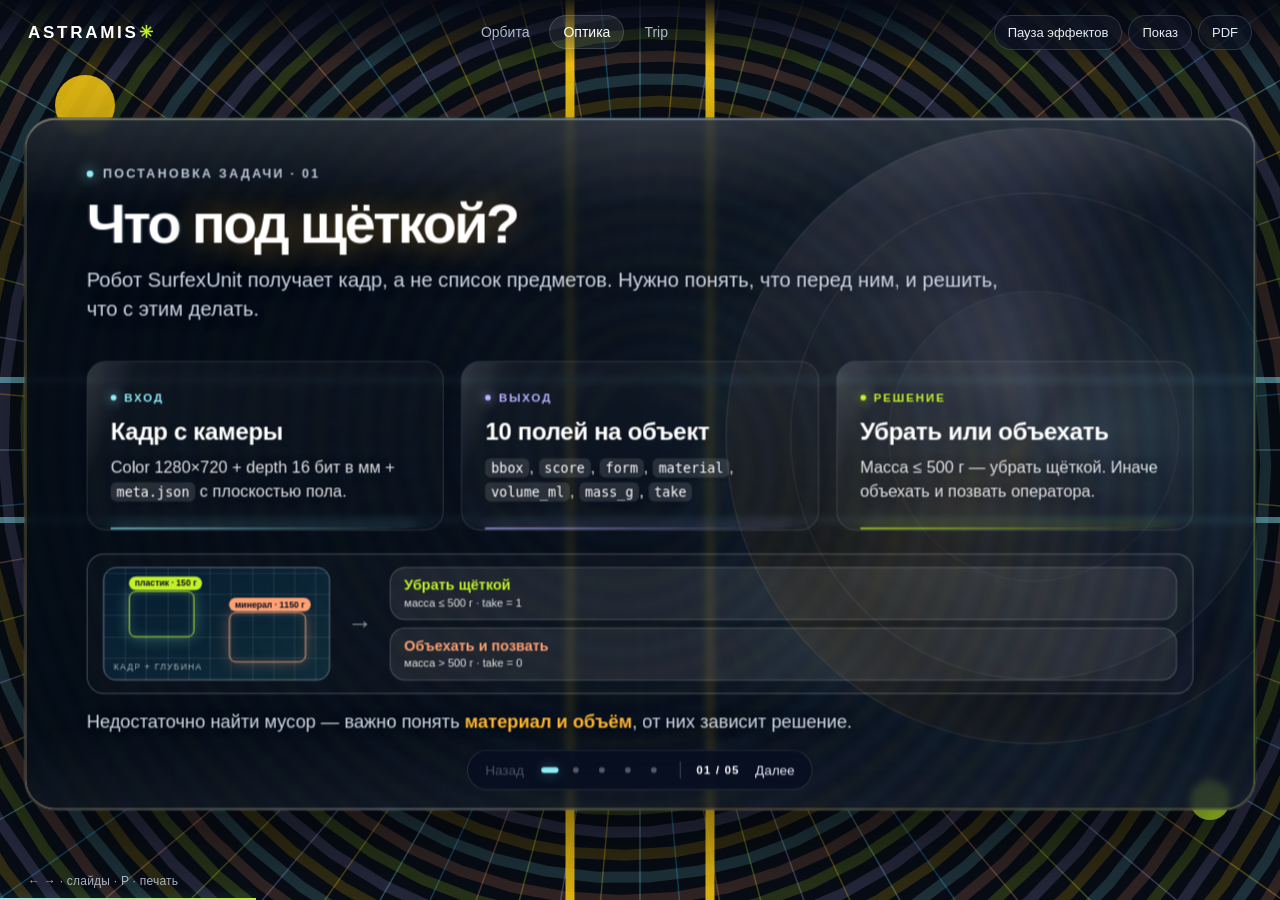
<file: index-optic.html>
<!DOCTYPE html>
<html lang="ru">
<head>
<meta charset="UTF-8">
<meta name="viewport" content="width=device-width, initial-scale=1">
<title>Астрамис — Что под щёткой? (оптическая иллюзия)</title>
<style>
  :root {
    --ink: #ffffff;
    --muted: rgba(255,255,255,.88);
    --faint: rgba(255,255,255,.62);
    --stroke: rgba(255,255,255,.34);
    --glass: rgba(255,255,255,.14);
    --glass-2: rgba(255,255,255,.08);
    /* Палитра «Научной орбиты» ЦУ + логотипа Astramis */
    --d: #8dedf9;   /* school tech, циан */
    --m: #ffb52e;   /* янтарный акцент логотипа Astramis */
    --v: #c1f229;   /* education lime ЦУ */
    --s: #b8b1ff;   /* expert blue / violet ЦУ */
    --shadow: 0 30px 80px rgba(6, 8, 34, .45), 0 8px 24px rgba(6, 8, 34, .22);
  }

  * { box-sizing: border-box; }

  html, body {
    margin: 0; height: 100%; overflow: hidden;
    background: #090b1c;
    color: var(--ink);
    font-family: -apple-system, BlinkMacSystemFont, "SF Pro Display", "SF Pro Text",
                 "Helvetica Neue", "Segoe UI", Roboto, Arial, sans-serif;
    -webkit-font-smoothing: antialiased;
  }

  /* --- Фон: оптическая иллюзия (спираль + лучи + линии Херинга) --------- */
  #backdrop { position: fixed; inset: 0; overflow: hidden; background: #080d16; }
  #backdrop > svg { width: 100%; height: 100%; display: block; }
  .spiral { transform-origin: 720px 450px; animation: op-spin 56s linear infinite; }
  .spokes { transform-origin: 720px 450px; animation: op-spin 34s linear infinite reverse; }
  @keyframes op-spin { to { transform: rotate(360deg); } }

  /* --- Основная стеклянная поверхность (один слой стекла) ------------- */
  #stage {
    position: fixed; left: 50%; top: 50%;
    width: 1280px; height: 720px;
    transform-origin: center center;
    border-radius: 44px;
    background:
      linear-gradient(150deg, rgba(2,10,20,.42), rgba(2,10,20,.22) 50%, rgba(2,10,20,.38)),
      linear-gradient(150deg, rgba(255,255,255,.16) 0%, rgba(255,255,255,.05) 42%, rgba(255,255,255,.11) 100%);
    backdrop-filter: blur(26px) saturate(185%);
    backdrop-filter: url(#lens-refract) blur(26px) saturate(185%);
    -webkit-backdrop-filter: blur(26px) saturate(185%);
    border: 1px solid rgba(255,255,255,.46);
    box-shadow: var(--shadow),
                inset 0 2px 0 rgba(255,255,255,.88),
                inset 0 -22px 50px rgba(22,12,64,.22),
                inset 0 -3px 0 rgba(255,255,255,.30),
                inset 0 0 80px rgba(255,255,255,.07),
                0 0 0 1px rgba(150,210,255,.18);
    overflow: hidden;
    isolation: isolate;
  }
  /* Хроматический край — радужная кромка настоящей линзы */
  #stage::before {
    content: ""; position: absolute; inset: 0; border-radius: inherit;
    padding: 3px; z-index: 6; pointer-events: none;
    background: conic-gradient(from 215deg,
      rgba(255,255,255,1) 0deg, rgba(255,169,10,.95) 55deg, rgba(141,237,249,.95) 115deg,
      rgba(184,177,255,.95) 180deg, rgba(193,242,41,.9) 250deg,
      rgba(255,181,46,.95) 310deg, rgba(255,255,255,1) 360deg);
    -webkit-mask: linear-gradient(#000 0 0) content-box, linear-gradient(#000 0 0);
    -webkit-mask-composite: xor; mask-composite: exclude;
    opacity: 1;
  }
  /* Зеркальный блик, следующий за курсором */
  #stage::after {
    content: ""; position: absolute; inset: 0; border-radius: inherit;
    z-index: 5; pointer-events: none;
    background: radial-gradient(560px circle at var(--mx, 50%) var(--my, 0%),
      rgba(255,255,255,.16), rgba(255,255,255,.05) 38%, transparent 64%);
    opacity: .7; transition: opacity .3s ease;
  }

  /* Декоративная линза и верхний блик — объём стекла */
  .lens { position: absolute; z-index: 1; pointer-events: none;
    right: -90px; top: 46%; width: 640px; height: 640px; border-radius: 50%;
    transform: translateY(-50%);
    background:
      radial-gradient(circle at 34% 28%, rgba(255,255,255,.20), transparent 52%),
      conic-gradient(from 30deg, transparent 0deg, rgba(141,237,249,.16) 55deg,
        transparent 110deg, rgba(255,169,10,.14) 200deg, transparent 260deg,
        rgba(184,177,255,.14) 315deg, transparent 360deg);
    border: 1px solid rgba(255,255,255,.20);
    box-shadow: inset 0 0 90px rgba(255,255,255,.09), inset 0 -40px 90px rgba(2,10,20,.24),
                0 0 140px rgba(141,237,249,.12);
    opacity: .55;
  }
  .lens::before, .lens::after { content: ""; position: absolute; border-radius: 50%; }
  .lens::before { inset: 66px; border: 1px solid rgba(255,255,255,.16);
    background: radial-gradient(circle at 60% 70%, rgba(255,255,255,.09), transparent 60%); }
  .lens::after { inset: 168px; border: 1px solid rgba(255,255,255,.12);
    background: radial-gradient(circle at 40% 30%, rgba(255,255,255,.10), transparent 65%); }
  .sheen { position: absolute; inset: 0; z-index: 4; pointer-events: none; border-radius: inherit;
    background: linear-gradient(180deg, rgba(255,255,255,.12) 0%, transparent 13%,
      transparent 88%, rgba(255,255,255,.04) 100%);
    overflow: hidden;
  }
  .sheen::after { content: ""; position: absolute; inset: -30%;
    background: linear-gradient(105deg, transparent 43%, rgba(255,255,255,.09) 50%, transparent 57%);
    transform: translateX(-45%); animation: sweep 11s ease-in-out infinite; }
  @keyframes sweep { 0%, 55% { transform: translateX(-45%); } 100% { transform: translateX(45%); } }

  .slide {
    position: absolute; inset: 0; z-index: 2;
    padding: 54px 76px 92px;
    display: none; flex-direction: column;
    animation: rise .5s cubic-bezier(.22,1,.36,1) both;
  }
  .slide.active { display: flex; }
  @keyframes rise { from { opacity: 0; transform: translateY(14px) scale(.99); } to { opacity: 1; transform: none; } }

  .kicker { display: flex; align-items: center; gap: 10px; margin-bottom: 14px;
    font-size: 12px; font-weight: 700; letter-spacing: .24em; text-transform: uppercase;
    color: var(--faint); }
  .kicker i { width: 7px; height: 7px; border-radius: 50%; background: var(--d);
    box-shadow: 0 0 14px var(--d); }

  h1 { margin: 0; font-size: 56px; line-height: 1.03; letter-spacing: -.038em;
       font-weight: 700; color: #fff; text-shadow: 0 2px 22px rgba(4, 6, 28, .6); }
  h1 .accent { color: #fff; text-shadow: 0 0 34px rgba(255,181,46,.45), 0 2px 22px rgba(2,6,16,.6); }
  .sub { margin: 14px 0 0; font-size: 20px; line-height: 1.45; color: rgba(255,255,255,.92);
    max-width: 980px; text-shadow: 0 2px 14px rgba(8,10,40,.48); }

  /* --- Полупрозрачные карточки: стекло только на одном слое ------------ */
  .cards { display: grid; gap: 18px; margin-top: 38px; }
  .cards.cols-3 { grid-template-columns: repeat(3, 1fr); }
  .card {
    position: relative; overflow: hidden;
    border-radius: 28px; padding: 26px 24px;
    background: linear-gradient(155deg, rgba(255,255,255,.19), rgba(255,255,255,.055));
    border: 1px solid rgba(255,255,255,.3);
    box-shadow: inset 0 1px 0 rgba(255,255,255,.5), 0 14px 34px rgba(8,10,40,.18);
    transition: transform .35s cubic-bezier(.22,1,.36,1), box-shadow .35s ease, background .35s ease;
  }
  .card::before { content: ""; position: absolute; inset: 0; pointer-events: none;
    background: linear-gradient(115deg, transparent 28%, rgba(255,255,255,.18) 45%, transparent 62%);
    transform: translateX(-60%); transition: transform .7s ease; }
  .card::after { content: ""; position: absolute; left: 24px; right: 24px; bottom: 0; height: 2px;
    background: linear-gradient(90deg, var(--c), transparent); opacity: .8;
    box-shadow: 0 0 14px var(--c); }
  .card:hover { transform: translateY(-4px);
    box-shadow: inset 0 1px 0 rgba(255,255,255,.65), 0 22px 46px rgba(8,10,40,.26); }
  .card:hover::before { transform: translateX(60%); }
  .card .tag { display: inline-flex; align-items: center; gap: 8px; font-size: 11px;
    font-weight: 800; letter-spacing: .16em; text-transform: uppercase; color: var(--c, #fff);
    margin-bottom: 14px; }
  .card .tag::before { content: ""; width: 6px; height: 6px; border-radius: 50%;
    background: currentColor; box-shadow: 0 0 12px currentColor; }
  .card h3 { margin: 0 0 10px; font-size: 22px; font-weight: 650; letter-spacing: -.015em; }
  .card p { margin: 0; font-size: 15.5px; line-height: 1.5; color: rgba(255,255,255,.88);
    text-shadow: 0 1px 10px rgba(10,10,40,.35); }
  .card code { font-family: "SF Mono", ui-monospace, Menlo, monospace; font-size: 13.5px;
    color: #fff; background: rgba(255,255,255,.12); padding: 2px 6px; border-radius: 6px; }

  /* Мини-превью демо на первом слайде */
  .preview-strip { margin-top: 24px; border-radius: 24px; padding: 13px 16px;
    display: flex; align-items: center; gap: 18px;
    background: linear-gradient(100deg, rgba(255,255,255,.15), rgba(255,255,255,.04));
    border: 1px solid rgba(255,255,255,.26);
    box-shadow: inset 0 1px 0 rgba(255,255,255,.45), 0 12px 30px rgba(8,10,40,.16); }
  .mini-frame { position: relative; width: 236px; height: 118px; flex: none; overflow: hidden;
    border-radius: 14px; border: 1px solid rgba(255,255,255,.3);
    background:
      repeating-linear-gradient(0deg, rgba(255,255,255,.09) 0 1px, transparent 1px 22px),
      repeating-linear-gradient(90deg, rgba(255,255,255,.09) 0 1px, transparent 1px 22px),
      linear-gradient(150deg, rgba(6,32,54,.8), rgba(18,58,74,.65)); }
  .mini-frame::after { content: "КАДР + ГЛУБИНА"; position: absolute; left: 10px; bottom: 8px;
    font-size: 9px; letter-spacing: .14em; color: rgba(255,255,255,.65); }
  .bbox { position: absolute; border: 1.5px solid; border-radius: 7px; }
  .bbox.a { left: 26px; top: 24px; width: 68px; height: 48px; border-color: var(--v);
    box-shadow: 0 0 16px rgba(143,240,210,.35), inset 0 0 12px rgba(143,240,210,.14); }
  .bbox.b { right: 24px; top: 46px; width: 80px; height: 52px; border-color: #ffa171;
    box-shadow: 0 0 16px rgba(255,161,113,.32), inset 0 0 12px rgba(255,161,113,.12); }
  .bbox span { position: absolute; top: -16px; left: -1px; white-space: nowrap;
    font-size: 9px; padding: 2px 6px; border-radius: 99px; color: #0a0c20; font-weight: 700; }
  .bbox.a span { background: var(--v); }
  .bbox.b span { background: #ffa171; }
  .decisions { flex: 1; display: grid; gap: 8px; }
  .decision { border-radius: 16px; padding: 9px 14px;
    background: rgba(255,255,255,.08); border: 1px solid rgba(255,255,255,.2); }
  .decision b { display: block; font-size: 15px; font-weight: 700; }
  .decision span { font-size: 11.5px; color: var(--muted); }
  .decision.go b { color: var(--v); }
  .decision.no b { color: #ffa171; }
  .strip-arrow { font-size: 26px; color: rgba(255,255,255,.55); }

  .bottom-line { margin-top: auto; padding-top: 18px; font-size: 18px;
    color: rgba(255,255,255,.9); text-shadow: 0 1px 12px rgba(8,10,40,.3); }
  .bottom-line b { color: var(--m); font-weight: 650; }

  /* --- Слайд 2: конвейер ------------------------------------------------ */
  .flow { display: flex; align-items: stretch; gap: 8px; margin-top: 36px; }
  .step { flex: 1; position: relative; overflow: hidden; border-radius: 26px;
    padding: 24px 18px 22px;
    background: linear-gradient(160deg, rgba(255,255,255,.17), rgba(255,255,255,.05));
    border: 1px solid rgba(255,255,255,.28);
    box-shadow: inset 0 1px 0 rgba(255,255,255,.48), 0 12px 30px rgba(8,10,40,.16); }
  .step .n { position: absolute; right: 16px; top: 8px; font-size: 48px; font-weight: 700;
    letter-spacing: -.06em; color: rgba(255,255,255,.09); }
  .step h3 { margin: 0 0 10px; font-size: 19px; font-weight: 650; color: var(--c); }
  .step p { margin: 0; font-size: 14.5px; line-height: 1.48; color: var(--muted); }
  .step code { font-family: "SF Mono", ui-monospace, Menlo, monospace; font-size: 12.5px; color: #fff; }
  .arrow { align-self: center; font-size: 22px; color: rgba(255,255,255,.5); padding: 0 2px; }
  .badges { display: flex; gap: 10px; margin-top: 24px; flex-wrap: wrap; }
  .badge { font-size: 13.5px; padding: 9px 16px; border-radius: 999px;
    background: rgba(255,255,255,.10); border: 1px solid rgba(255,255,255,.26);
    box-shadow: inset 0 1px 0 rgba(255,255,255,.35); color: var(--muted); }
  .badge b { color: #fff; font-weight: 650; }

  /* --- Слайд 3: метрика ------------------------------------------------- */
  .formula { margin-top: 26px; border-radius: 24px; padding: 22px 28px;
    font-size: 27px; font-weight: 650; letter-spacing: -.01em;
    background: linear-gradient(100deg, rgba(141,237,249,.18), rgba(184,177,255,.14), rgba(255,181,46,.16));
    border: 1px solid rgba(255,255,255,.34);
    box-shadow: inset 0 1px 0 rgba(255,255,255,.55), 0 14px 34px rgba(8,10,40,.2); }
  .formula .d { color: var(--d); } .formula .m { color: var(--m); }
  .formula .v { color: var(--v); } .formula .s { color: var(--s); }
  .metric-table { width: 100%; border-collapse: separate; border-spacing: 0 8px;
    margin-top: 16px; font-size: 16.5px; table-layout: fixed; }
  .metric-table th { text-align: left; font-size: 11px; letter-spacing: .16em;
    text-transform: uppercase; color: var(--faint); padding: 0 14px 4px; font-weight: 700; }
  .metric-table th:nth-child(1) { width: 20%; }
  .metric-table th:nth-child(2) { width: 8%; }
  .metric-table th:nth-child(3) { width: 42%; }
  .metric-table th:nth-child(4) { width: 24%; }
  .metric-table th:nth-child(5) { width: 6%; }
  .metric-table td { padding: 12px 14px; background: rgba(255,255,255,.07);
    border-top: 1px solid rgba(255,255,255,.18); border-bottom: 1px solid rgba(255,255,255,.12); }
  .metric-table td:first-child { border-radius: 16px 0 0 16px; border-left: 1px solid rgba(255,255,255,.18); font-weight: 650; }
  .metric-table td:last-child { border-radius: 0 16px 16px 0; border-right: 1px solid rgba(255,255,255,.18); }
  .metric-table .w { font-weight: 750; font-variant-numeric: tabular-nums; }
  .bar { height: 10px; border-radius: 99px; background: rgba(0,0,0,.18); overflow: hidden;
    box-shadow: inset 0 1px 2px rgba(0,0,0,.2); }
  .bar > i { display: block; height: 100%; border-radius: 99px; background: var(--c);
    box-shadow: 0 0 16px var(--c); }
  .metric-table .base { color: var(--m); font-weight: 750; font-variant-numeric: tabular-nums; }

  .note { margin-top: auto; padding: 16px 22px; border-radius: 20px; font-size: 16.5px;
    background: linear-gradient(100deg, rgba(255,181,46,.16), rgba(255,255,255,.05));
    border: 1px solid rgba(255,190,80,.35);
    box-shadow: inset 0 1px 0 rgba(255,255,255,.4), 0 12px 28px rgba(8,10,40,.16); }
  .note b { color: var(--m); font-weight: 700; }

  /* --- Слайд 4: результаты ---------------------------------------------- */
  .results-grid { display: grid; grid-template-columns: 1.05fr .95fr; gap: 22px; margin-top: 30px; }
  table.results { width: 100%; border-collapse: separate; border-spacing: 0 6px; font-size: 17px; }
  table.results th, table.results td { padding: 11px 12px; text-align: right; }
  table.results th:first-child, table.results td:first-child { text-align: left; }
  table.results thead th { color: var(--faint); font-size: 11px; letter-spacing: .16em;
    text-transform: uppercase; }
  table.results tbody td { background: rgba(255,255,255,.07);
    border-top: 1px solid rgba(255,255,255,.16); border-bottom: 1px solid rgba(255,255,255,.1);
    font-variant-numeric: tabular-nums; }
  table.results tbody td:first-child { border-radius: 14px 0 0 14px; border-left: 1px solid rgba(255,255,255,.16); }
  table.results tbody td:last-child { border-radius: 0 14px 14px 0; border-right: 1px solid rgba(255,255,255,.16); }
  table.results .was { color: var(--muted); }
  table.results .now { font-weight: 750; color: var(--v); }
  table.results tfoot td { font-weight: 750; font-size: 20px; padding-top: 12px; }
  .chart { border-radius: 26px; padding: 22px 24px;
    background: linear-gradient(155deg, rgba(255,255,255,.16), rgba(255,255,255,.05));
    border: 1px solid rgba(255,255,255,.28);
    box-shadow: inset 0 1px 0 rgba(255,255,255,.5), 0 14px 34px rgba(8,10,40,.18); }
  .chart h4 { margin: 0 0 20px; font-size: 11px; color: var(--faint);
    text-transform: uppercase; letter-spacing: .16em; }
  .chart-row { margin-bottom: 16px; }
  .chart-row .lbl { display: flex; justify-content: space-between; font-size: 13.5px; margin-bottom: 7px; }
  .chart-row .lbl span:first-child { color: var(--c); font-weight: 700; }
  .chart-pair { height: 11px; background: rgba(0,0,0,.18); border-radius: 99px;
    position: relative; overflow: hidden; box-shadow: inset 0 1px 2px rgba(0,0,0,.2); }
  .chart-pair .old { position: absolute; inset: 0 auto 0 0; width: 0;
    background: rgba(255,255,255,.28); border-radius: 99px; }
  .chart-pair .new { position: absolute; inset: 0 auto 0 0; width: 0;
    background: var(--c); border-radius: 99px; box-shadow: 0 0 16px var(--c); }

  /* --- Слайд 5: разбор -------------------------------------------------- */
  .cols-3-plain { display: grid; grid-template-columns: repeat(3, 1fr); gap: 18px; margin-top: 28px; }
  .col { position: relative; border-radius: 26px; padding: 22px; overflow: hidden;
    background: linear-gradient(155deg, rgba(255,255,255,.16), rgba(255,255,255,.05));
    border: 1px solid rgba(255,255,255,.28);
    box-shadow: inset 0 1px 0 rgba(255,255,255,.48), 0 14px 34px rgba(8,10,40,.18); }
  .col::before { content: ""; position: absolute; left: 22px; right: 22px; top: 0; height: 3px;
    background: var(--c); box-shadow: 0 0 18px var(--c); border-radius: 0 0 99px 99px; }
  .col h3 { margin: 4px 0 14px; font-size: 19px; font-weight: 650; color: var(--c); }
  .col ul { margin: 0; padding-left: 18px; }
  .col li { font-size: 14.5px; line-height: 1.5; color: var(--muted); margin-bottom: 9px; }
  .col li::marker { color: var(--c); }

  .placeholder { margin-top: 18px; border-radius: 22px; padding: 14px 20px;
    text-align: center; font-size: 14.5px; color: var(--muted);
    background: rgba(255,255,255,.06); border: 1.5px dashed rgba(255,255,255,.3); }
  .placeholder img { display: none; max-height: 132px; max-width: 100%; border-radius: 12px; }
  .placeholder.filled { border-style: solid; padding: 8px; background: rgba(255,255,255,.12); }
  .placeholder.filled img { display: block; margin: 0 auto; }
  .placeholder.filled span { display: none; }

  /* --- Нижняя «панель инструментов» ------------------------------------ */
  .toolbar { position: absolute; z-index: 7; left: 50%; bottom: 22px; transform: translateX(-50%);
    height: 46px; padding: 0 18px; display: flex; align-items: center; gap: 16px;
    border-radius: 999px;
    background: linear-gradient(180deg, rgba(255,255,255,.20), rgba(255,255,255,.09));
    backdrop-filter: blur(24px) saturate(170%);
    -webkit-backdrop-filter: blur(24px) saturate(170%);
    border: 1px solid rgba(255,255,255,.4);
    box-shadow: inset 0 1px 0 rgba(255,255,255,.65), 0 12px 30px rgba(8,10,40,.3);
    font-size: 12px; letter-spacing: .1em; text-transform: uppercase; color: var(--faint);
    user-select: none; }
  .dots { display: flex; gap: 7px; }
  .dots i { width: 7px; height: 7px; border-radius: 50%; background: rgba(255,255,255,.32);
    transition: .35s cubic-bezier(.22,1,.36,1); }
  .dots i.on { width: 24px; border-radius: 99px; background: #fff; box-shadow: 0 0 14px rgba(255,255,255,.8); }
  .toolbar .sep { width: 1px; height: 18px; background: rgba(255,255,255,.25); }
  .toolbar .count { color: #fff; font-variant-numeric: tabular-nums; font-weight: 700; }

  .hint { position: fixed; right: 16px; bottom: 12px; z-index: 8;
    font-size: 11px; letter-spacing: .08em; color: rgba(255,255,255,.4); }

  /* В оптической версии стекло тоньше: иллюзия должна просвечивать и искажаться */
  #stage {
    backdrop-filter: blur(17px) saturate(150%);
    backdrop-filter: url(#lens-refract) blur(17px) saturate(150%);
    -webkit-backdrop-filter: blur(17px) saturate(150%);
    background:
      linear-gradient(150deg, rgba(2,10,20,.30), rgba(2,10,20,.12) 50%, rgba(2,10,20,.26)),
      linear-gradient(150deg, rgba(255,255,255,.14) 0%, rgba(255,255,255,.04) 42%, rgba(255,255,255,.10) 100%);
  }

  @media (prefers-reduced-motion: reduce) {
    .op-art, .sheen::after { animation: none !important; }
    .slide, .card { animation: none !important; transition: none !important; }
  }
  @supports not ((backdrop-filter: blur(1px)) or (-webkit-backdrop-filter: blur(1px))) {
    #stage { background: rgba(26,28,60,.94); }
  }

  @media print {
    @page { size: 16in 9in; margin: 0; }
    html, body { overflow: visible; background: #fff; }
    #backdrop { position: fixed; }
    .hint { display: none; }
    #stage { position: static; transform: none !important; width: 100%; height: auto;
             border-radius: 0; border: none; box-shadow: none; }
    .slide { position: relative; inset: auto; display: flex !important;
             width: 100%; height: 9in; page-break-after: always; break-after: page; }
  }
</style>
<link rel="stylesheet" href="assets/presentation.css">
</head>
<body data-theme="optic">

<!-- SVG-фильтр: реальное преломление фона (линза), а не только размытие -->
<svg width="0" height="0" aria-hidden="true" style="position:absolute">
  <filter id="lens-refract" x="-15%" y="-15%" width="130%" height="130%">
    <feTurbulence type="fractalNoise" baseFrequency="0.0022 0.004" numOctaves="2" seed="7" result="noise"/>
    <feDisplacementMap in="SourceGraphic" in2="noise" scale="20"
                       xChannelSelector="R" yChannelSelector="G"/>
  </filter>
</svg>

<div id="backdrop">
  <svg viewBox="0 0 1440 900" preserveAspectRatio="xMidYMid slice" aria-hidden="true">
    <rect width="1440" height="900" fill="#080d16"/>
    <g id="spokes" class="spokes" fill="none"></g>
    <g id="spiral" class="spiral" fill="none"></g>
    <!-- Иллюзия Херинга: прямые кажется изогнутыми из-за расходящихся лучей -->
    <g fill="none" stroke-linecap="round">
      <path d="M650 -20V920 M790 -20V920" stroke="#fdcd12" stroke-width="9" stroke-opacity=".9"/>
      <path d="M-20 380H1460 M-20 520H1460" stroke="#8dedf9" stroke-width="6" stroke-opacity=".55"/>
    </g>
    <circle cx="165" cy="105" r="30" fill="#fdcd12" opacity=".85"/>
    <circle cx="1290" cy="800" r="20" fill="#c1f229" opacity=".8"/>
  </svg>
</div>

<div id="stage">
  <div class="lens"></div>
  <div class="sheen"></div>

  <!-- 1. ЗАДАЧА -->
  <section class="slide active">
    <div class="kicker"><i></i>Постановка задачи · 01</div>
    <h1>Что <span class="accent">под щёткой?</span></h1>
    <p class="sub">Робот SurfexUnit получает кадр, а не список предметов. Нужно понять, что перед ним, и решить, что с этим делать.</p>
    <div class="cards cols-3">
      <div class="card" style="--c: var(--d)">
        <div class="tag">Вход</div>
        <h3>Кадр с камеры</h3>
        <p>Color 1280×720 + depth 16 бит в мм + <code>meta.json</code> с плоскостью пола.</p>
      </div>
      <div class="card" style="--c: var(--s)">
        <div class="tag">Выход</div>
        <h3>10 полей на объект</h3>
        <p><code>bbox</code>, <code>score</code>, <code>form</code>, <code>material</code>, <code>volume_ml</code>, <code>mass_g</code>, <code>take</code></p>
      </div>
      <div class="card" style="--c: var(--v)">
        <div class="tag">Решение</div>
        <h3>Убрать или объехать</h3>
        <p>Масса ≤ 500 г — убрать щёткой. Иначе объехать и позвать оператора.</p>
      </div>
    </div>
    <div class="preview-strip">
      <div class="mini-frame">
        <div class="bbox a"><span>пластик · 150 г</span></div>
        <div class="bbox b"><span>минерал · 1150 г</span></div>
      </div>
      <div class="strip-arrow">→</div>
      <div class="decisions">
        <div class="decision go"><b>Убрать щёткой</b><span>масса ≤ 500 г · take = 1</span></div>
        <div class="decision no"><b>Объехать и позвать</b><span>масса &gt; 500 г · take = 0</span></div>
      </div>
    </div>
    <div class="bottom-line">Недостаточно найти мусор — важно понять <b>материал и объём</b>, от них зависит решение.</div>
  </section>

  <!-- 2. ПОДХОД -->
  <section class="slide">
    <div class="kicker"><i></i>Подход · 02</div>
    <h1>План конвейера: четыре шага</h1>
    <p class="sub">Рабочая схема решения. Итоговый состав подтвердим после экспериментов.</p>
    <div class="flow">
      <div class="step" style="--c: var(--d)"><div class="n">1</div><h3>Детектор</h3><p>YOLO-seg: bbox, маска и <code>form</code> — сыпучая или твёрдая.</p></div>
      <div class="arrow">→</div>
      <div class="step" style="--c: var(--m)"><div class="n">2</div><h3>Материал</h3><p>Crops по маскам: цвет, гистограммы, дыристость глубины → LogReg/CatBoost, при необходимости DINO/CLIP.</p></div>
      <div class="arrow">→</div>
      <div class="step" style="--c: var(--v)"><div class="n">3</div><h3>Объём</h3><p>Маска + глубина, калибровка по <code>form × material</code>; отдельно «нет глубины».</p></div>
      <div class="arrow">→</div>
      <div class="step" style="--c: var(--s)"><div class="n">4</div><h3>Решение</h3><p>Масса = объём × плотность → <code>take</code>, либо прямой классификатор.</p></div>
    </div>
    <div class="badges">
      <span class="badge">Валидация по <b>object_id</b></span>
      <span class="badge">Инференс <b>без интернета</b></span>
      <span class="badge">Для открытых весов <b>указать источник</b></span>
      <span class="badge">Один воспроизводимый ноутбук</span>
    </div>
    <div class="bottom-line">Сплит по объектам, а не по кадрам: <b>в тесте предметы новые</b>.</div>
  </section>

  <!-- 3. МЕТРИКА -->
  <section class="slide">
    <div class="kicker"><i></i>Метрика · 03</div>
    <h1>Где мы теряем баллы</h1>
    <div class="formula">Score = 100 × (<span class="d">0.40·D</span> + <span class="m">0.20·M</span> + <span class="v">0.25·V</span> + <span class="s">0.15·S</span>)</div>
    <table class="metric-table">
      <thead><tr><th>Часть</th><th>Вес</th><th>Что считает</th><th></th><th>Бейзлайн</th></tr></thead>
      <tbody>
        <tr style="--c: var(--d)"><td>D — детекция</td><td class="w">40%</td><td>mAP50 по форме, IoU ≥ 0.5</td><td><div class="bar"><i style="width:86%"></i></div></td><td class="base">0.86</td></tr>
        <tr style="--c: var(--m)"><td>M — материал</td><td class="w">20%</td><td>balanced accuracy, 6 классов</td><td><div class="bar"><i style="width:17%"></i></div></td><td class="base">0.17</td></tr>
        <tr style="--c: var(--v)"><td>V — объём</td><td class="w">25%</td><td>штраф за кратность ошибки (×3 → 0)</td><td><div class="bar"><i style="width:62%"></i></div></td><td class="base">0.62</td></tr>
        <tr style="--c: var(--s)"><td>S — решение</td><td class="w">15%</td><td>среднее по тяжёлым и лёгким</td><td><div class="bar"><i style="width:42%"></i></div></td><td class="base">0.42</td></tr>
      </tbody>
    </table>
    <div class="note">Резерв до максимума по округлённым компонентам: <b>M 16.6, V 9.5, S 8.7 балла</b>. Это ориентир, а не прогноз роста.</div>
  </section>

  <!-- 4. РЕЗУЛЬТАТЫ -->
  <section class="slide">
    <div class="kicker"><i></i>Результаты · 04</div>
    <h1>Результаты и точка отсчёта</h1>
    <p class="sub">Бейзлайн известен. Значения финальной модели добавим после одинакового прогона.</p>
    <div class="results-grid">
      <table class="results">
        <thead><tr><th>Метрика</th><th>Было</th><th>Стало</th><th>Δ</th></tr></thead>
        <tbody id="results-body"></tbody>
        <tfoot><tr><td>Score</td><td class="was" id="score-was">~59</td><td class="now" id="score-now">—</td><td id="score-delta">—</td></tr></tfoot>
      </table>
      <div class="chart">
        <h4>Было / Стало</h4>
        <div id="chart"></div>
      </div>
    </div>
    <div class="note">Сравнение — при одинаковом сплите, версии данных и seed. <b>Финальный прогон ещё не добавлен. Прочерки означают отсутствие результата.</b></div>
  </section>

  <!-- 5. ЧТО ПРОБОВАЛИ -->
  <section class="slide">
    <div class="kicker"><i></i>Разбор · 05</div>
    <h1>Эксперименты и зоны риска</h1>
    <div class="cols-3-plain">
      <div class="col" style="--c: var(--v)">
        <h3>Проверяем</h3>
        <ul>
          <li>Калибровка объёма по <code>form × material</code></li>
          <li>Классификатор материала на crops</li>
          <li>Отдельная обработка случаев без глубины</li>
        </ul>
      </div>
      <div class="col" style="--c: var(--m)">
        <h3>Сравниваем</h3>
        <ul>
          <li>Сырая глубина без калибровки</li>
          <li>Масса через объём и плотность</li>
          <li>Прямой классификатор take</li>
        </ul>
      </div>
      <div class="col" style="--c: var(--s)">
        <h3>Зоны риска</h3>
        <ul>
          <li>Стекло и блестящий металл — нет глубины</li>
          <li>Перекрытия и мелкие объекты</li>
          <li>Крупные промазы по объёму (×3 обнуляет V)</li>
        </ul>
      </div>
    </div>
    <div class="experiment-note"><b>Критерий сравнения</b><span>Меняем один блок. Смотрим D / M / V / S и итоговый Score на тех же объектах.</span></div>
    <div class="bottom-line">Каждое изменение проверяем отдельно: <b>один сплит, одинаковые данные</b>.</div>
  </section>

  <nav class="toolbar" aria-label="Управление слайдами">
    <button id="prev" aria-label="Предыдущий слайд">Назад</button>
    <div class="dots" id="dots"></div>
    <div class="sep"></div>
    <span class="count" id="count" aria-live="polite">01 / 05</span>
    <button id="next" aria-label="Следующий слайд">Далее</button>
  </nav>
</div>

<div class="hint">← → · слайды · P · печать</div>

<script>
  // ЕДИНОЕ МЕСТО ДЛЯ ЦИФР: замени null на результаты финального сабмита.
  const RESULTS = {
    D: { was: 0.86, now: null },
    M: { was: 0.17, now: null },
    V: { was: 0.62, now: null },
    S: { was: 0.42, now: null }
  };

  const META = {
    D: { name: 'D · детекция', color: '#8dedf9' },
    M: { name: 'M · материал', color: '#ffb52e' },
    V: { name: 'V · объём', color: '#c1f229' },
    S: { name: 'S · решение', color: '#b8b1ff' }
  };
  const WEIGHTS = { D: 0.40, M: 0.20, V: 0.25, S: 0.15 };
  const fmt = v => (v === null || v === undefined) ? '—' : Number(v).toFixed(2);

  function buildResults() {
    const body = document.getElementById('results-body');
    const chart = document.getElementById('chart');
    body.innerHTML = ''; chart.innerHTML = '';
    Object.keys(META).forEach(key => {
      const { was, now } = RESULTS[key];
      const delta = (now == null) ? null : now - was;
      const tr = document.createElement('tr');
      tr.innerHTML = '<td>' + META[key].name + '</td>' +
        '<td class="was">' + fmt(was) + '</td>' +
        '<td class="now">' + fmt(now) + '</td>' +
        '<td>' + (delta === null ? '—' : (delta >= 0 ? '+' : '') + delta.toFixed(2)) + '</td>';
      body.appendChild(tr);
      const row = document.createElement('div');
      row.className = 'chart-row'; row.style.setProperty('--c', META[key].color);
      row.innerHTML =
        '<div class="lbl"><span>' + META[key].name + '</span><span>' + fmt(was) + ' → ' + fmt(now) + '</span></div>' +
        '<div class="chart-pair"><div class="old" style="width:' + (was * 100) + '%"></div>' +
        '<div class="new" style="width:' + ((now || 0) * 100) + '%"></div></div>';
      chart.appendChild(row);
    });
    const score = data => Object.keys(WEIGHTS).reduce((s, k) =>
      s + (data[k] == null ? 0 : data[k]) * WEIGHTS[k], 0);
    const allFilled = Object.values(RESULTS).every(r => r.now != null);
    const baseScore = 100 * score(Object.fromEntries(Object.keys(META).map(k => [k, RESULTS[k].was])));
    document.getElementById('score-was').textContent = baseScore.toFixed(1);
    document.getElementById('score-now').textContent = allFilled
      ? (100 * score(Object.fromEntries(Object.keys(META).map(k => [k, RESULTS[k].now])))).toFixed(1) : '—';
    const difference = allFilled ? 100 * score(Object.fromEntries(Object.keys(META).map(k => [k, RESULTS[k].now]))) - baseScore : null;
    document.getElementById('score-delta').textContent = difference === null ? '—' : (difference >= 0 ? '+' : '') + difference.toFixed(1);
  }

  const stage = document.getElementById('stage');
  const slides = Array.from(document.querySelectorAll('.slide'));
  const dotHost = document.getElementById('dots');
  slides.forEach((slide, i) => {
    const dot = document.createElement('button');
    dot.setAttribute('aria-label', 'Слайд ' + (i + 1) + ': ' + slide.querySelector('h1').textContent);
    dot.addEventListener('click', () => show(i));
    dotHost.appendChild(dot);
  });
  let current = 0;

  function fit() {
    const scale = Math.min((window.innerWidth - 48) / 1280, (window.innerHeight - 116) / 720);
    stage.style.transform = 'translate(-50%, -50%) scale(' + scale + ')';
  }
  function show(n) {
    current = Math.max(0, Math.min(slides.length - 1, n));
    slides.forEach((s, i) => s.classList.toggle('active', i === current));
    Array.from(dotHost.children).forEach((d, i) => {
      d.classList.toggle('on', i === current);
      d.setAttribute('aria-current', i === current ? 'step' : 'false');
    });
    slides.forEach((s, i) => s.setAttribute('aria-hidden', i !== current));
    document.getElementById('prev').disabled = current === 0;
    document.getElementById('next').disabled = current === slides.length - 1;
    window.dispatchEvent(new CustomEvent('slide-change', {detail: {current, total: slides.length}}));
    const hash = '#slide-' + (current + 1);
    if (location.hash !== hash) history.replaceState(null, '', hash);
    document.getElementById('count').textContent =
      String(current + 1).padStart(2, '0') + ' / ' + String(slides.length).padStart(2, '0');
  }

  // Блик, который следует за курсором, — как отклик стекла на наклон устройства.
  stage.addEventListener('pointermove', e => {
    const r = stage.getBoundingClientRect();
    stage.style.setProperty('--mx', ((e.clientX - r.left) / r.width * 100) + '%');
    stage.style.setProperty('--my', ((e.clientY - r.top) / r.height * 100) + '%');
  });

  window.addEventListener('resize', fit);
  window.addEventListener('keydown', e => {
    if (e.target.closest('input, textarea, select, [contenteditable]')) return;
    if ((e.target.closest('button, a') && [' ', 'Enter'].includes(e.key))) return;
    if (e.ctrlKey || e.metaKey || e.altKey || document.body.classList.contains('deck-blackout')) return;
    if (document.querySelector('.deck-overview:not([hidden]), .deck-shortcuts:not([hidden])')) return;
    if (e.key === 'ArrowRight' || e.key === ' ' || e.key === 'PageDown') { e.preventDefault(); show(current + 1); }
    if (e.key === 'ArrowLeft' || e.key === 'PageUp') { e.preventDefault(); show(current - 1); }
    if (e.key === 'Home') show(0);
    if (e.key === 'End') show(slides.length - 1);
    if (e.key === 'p' || e.key === 'P') window.print();
  });
  stage.addEventListener('click', e => {
    if (e.target.closest('button, a, input, .toolbar')) return;
    if (e.clientX > window.innerWidth * 0.75) show(current + 1);
    else if (e.clientX < window.innerWidth * 0.25) show(current - 1);
  });



  // Оптическая иллюзия: вращающаяся спираль выглядит как бесконечный тоннель,
  // радиальные лучи заставляют две прямые казаться изогнутыми (иллюзия Херинга).
  function buildOpArt() {
    const ns = 'http://www.w3.org/2000/svg';
    const palette = ['#8dedf9', '#fdcd12', '#b8b1ff', '#c1f229', '#ffa171', '#2cb9ff'];
    const cx = 720, cy = 450;

    const spokes = document.getElementById('spokes');
    for (let i = 0; i < 72; i++) {
      const a = i * Math.PI / 36;
      const line = document.createElementNS(ns, 'line');
      line.setAttribute('x1', cx + Math.cos(a) * 80);
      line.setAttribute('y1', cy + Math.sin(a) * 80);
      line.setAttribute('x2', cx + Math.cos(a) * 1500);
      line.setAttribute('y2', cy + Math.sin(a) * 1500);
      line.setAttribute('stroke', palette[i % palette.length]);
      line.setAttribute('stroke-opacity', '0.30');
      line.setAttribute('stroke-width', '1.5');
      spokes.appendChild(line);
    }

    const spiral = document.getElementById('spiral');
    for (let arm = 0; arm < 5; arm++) {
      const phase = arm * Math.PI * 2 / 5;
      let d = '';
      for (let t = 0; t <= Math.PI * 17; t += 0.12) {
        const r = 60 + t * 18;
        const x = cx + Math.cos(t + phase) * r;
        const y = cy + Math.sin(t + phase) * r;
        d += (t === 0 ? 'M' : 'L') + x.toFixed(1) + ' ' + y.toFixed(1);
      }
      const path = document.createElementNS(ns, 'path');
      path.setAttribute('d', d);
      path.setAttribute('stroke', palette[arm]);
      path.setAttribute('stroke-opacity', '0.20');
      path.setAttribute('stroke-width', '11');
      path.setAttribute('stroke-linecap', 'round');
      spiral.appendChild(path);
    }
  }

  buildOpArt();
  buildResults(); fit(); show(Number(location.hash.match(/^#slide-([1-5])$/)?.[1] || 1) - 1);
</script>
<script src="assets/presentation.js"></script>
<script src="assets/export-layout.js"></script>
</body>
</html>
</file>
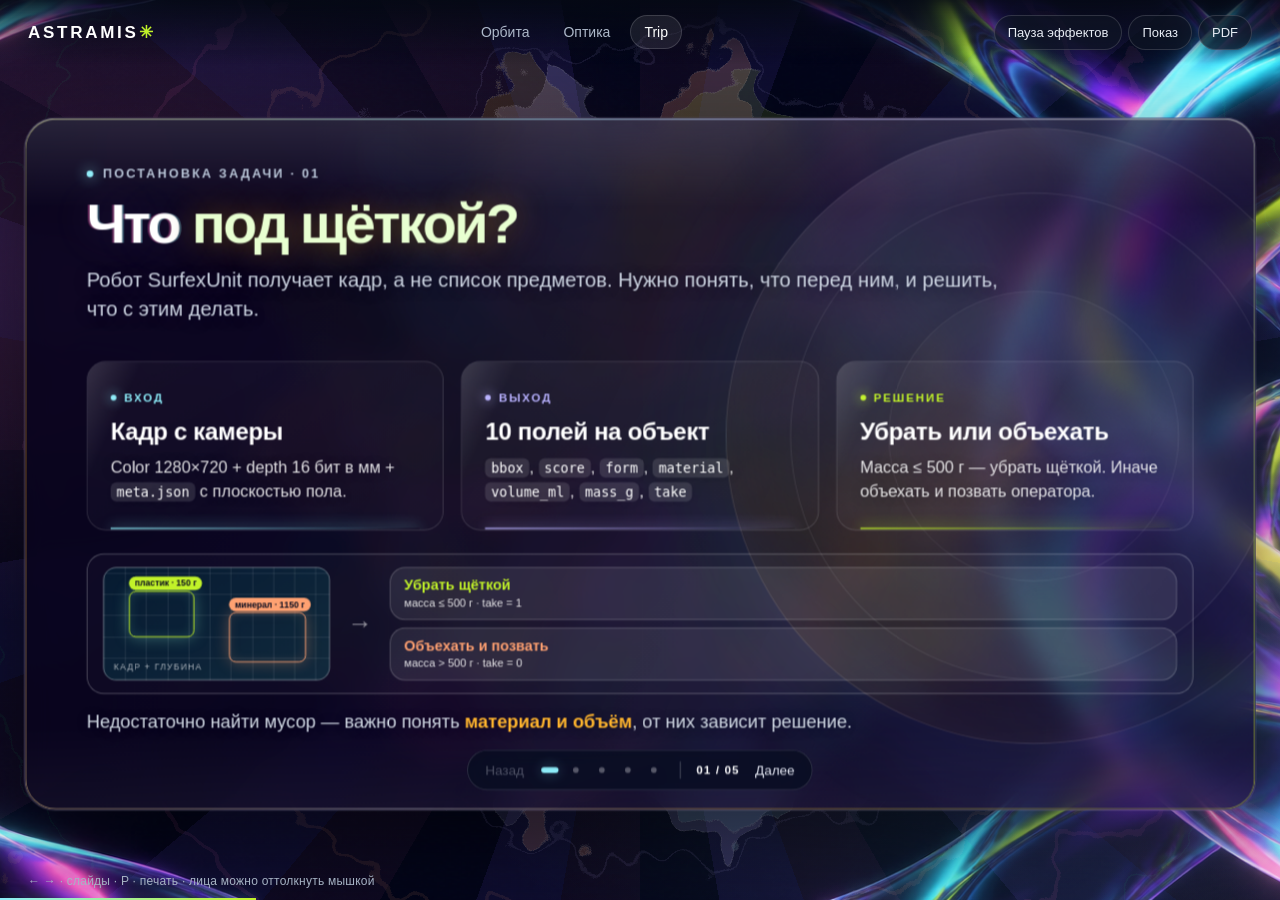
<file: index-trip.html>
<!DOCTYPE html>
<html lang="ru">
<head>
<meta charset="UTF-8">
<meta name="viewport" content="width=device-width, initial-scale=1">
<title>Астрамис — Trip / Что под щёткой?</title>
<style>
  :root {
    --ink: #ffffff;
    --muted: rgba(255,255,255,.88);
    --faint: rgba(255,255,255,.62);
    --stroke: rgba(255,255,255,.34);
    --glass: rgba(255,255,255,.14);
    --glass-2: rgba(255,255,255,.08);
    /* Палитра «Научной орбиты» ЦУ + логотипа Astramis */
    --d: #8dedf9;   /* school tech, циан */
    --m: #ffb52e;   /* янтарный акцент логотипа Astramis */
    --v: #c1f229;   /* education lime ЦУ */
    --s: #b8b1ff;   /* expert blue / violet ЦУ */
    --shadow: 0 30px 80px rgba(6, 8, 34, .45), 0 8px 24px rgba(6, 8, 34, .22);
  }

  * { box-sizing: border-box; }

  html, body {
    margin: 0; height: 100%; overflow: hidden;
    background: #090b1c;
    color: var(--ink);
    font-family: -apple-system, BlinkMacSystemFont, "SF Pro Display", "SF Pro Text",
                 "Helvetica Neue", "Segoe UI", Roboto, Arial, sans-serif;
    -webkit-font-smoothing: antialiased;
  }

  /* --- TRIP: калейдоскоп, искажение и спонтанные лица ------------------- */
  #backdrop { position: fixed; inset: 0; overflow: hidden; background: #05030f; }
  #backdrop > svg { width: 100%; height: 100%; display: block; }
  .trip-wheel { transform-origin: 720px 450px; animation: trip-spin 48s linear infinite; }
  .trip-wheel.rev { animation-direction: reverse; animation-duration: 31s; }
  .trip-hue { animation: trip-hue 18s linear infinite; }
  .trip-pulse { animation: trip-pulse 7s ease-in-out infinite alternate; transform-origin: 720px 450px; }
  @keyframes trip-spin { to { transform: rotate(360deg); } }
  @keyframes trip-hue { to { filter: hue-rotate(360deg) saturate(1.4); } }
  @keyframes trip-pulse { from { transform: scale(.94); } to { transform: scale(1.08); } }
  .face { opacity: 0; transform-box: fill-box; transform-origin: center;
          animation: face-flare var(--life, 5s) ease-in-out forwards; }
  @keyframes face-flare {
    0%   { opacity: 0; transform: scale(.5) rotate(-8deg); filter: blur(6px); }
    18%  { opacity: .85; transform: scale(1.06) rotate(3deg); filter: blur(0); }
    55%  { opacity: .7;  transform: scale(1) rotate(-2deg); }
    100% { opacity: 0; transform: scale(1.3) rotate(6deg); filter: blur(10px); }
  }

  /* --- Основная стеклянная поверхность (один слой стекла) ------------- */
  #stage {
    position: fixed; left: 50%; top: 50%;
    width: 1280px; height: 720px;
    transform-origin: center center;
    border-radius: 44px;
    background:
      linear-gradient(150deg, rgba(2,10,20,.42), rgba(2,10,20,.22) 50%, rgba(2,10,20,.38)),
      linear-gradient(150deg, rgba(255,255,255,.16) 0%, rgba(255,255,255,.05) 42%, rgba(255,255,255,.11) 100%);
    backdrop-filter: blur(26px) saturate(185%);
    backdrop-filter: url(#lens-refract) blur(26px) saturate(185%);
    -webkit-backdrop-filter: blur(26px) saturate(185%);
    border: 1px solid rgba(255,255,255,.46);
    box-shadow: var(--shadow),
                inset 0 2px 0 rgba(255,255,255,.88),
                inset 0 -22px 50px rgba(22,12,64,.22),
                inset 0 -3px 0 rgba(255,255,255,.30),
                inset 0 0 80px rgba(255,255,255,.07),
                0 0 0 1px rgba(150,210,255,.18);
    overflow: hidden;
    isolation: isolate;
  }
  /* Хроматический край — радужная кромка настоящей линзы */
  #stage::before {
    content: ""; position: absolute; inset: 0; border-radius: inherit;
    padding: 3px; z-index: 6; pointer-events: none;
    background: conic-gradient(from 215deg,
      rgba(255,255,255,1) 0deg, rgba(255,169,10,.95) 55deg, rgba(141,237,249,.95) 115deg,
      rgba(184,177,255,.95) 180deg, rgba(193,242,41,.9) 250deg,
      rgba(255,181,46,.95) 310deg, rgba(255,255,255,1) 360deg);
    -webkit-mask: linear-gradient(#000 0 0) content-box, linear-gradient(#000 0 0);
    -webkit-mask-composite: xor; mask-composite: exclude;
    opacity: 1;
  }
  /* Зеркальный блик, следующий за курсором */
  #stage::after {
    content: ""; position: absolute; inset: 0; border-radius: inherit;
    z-index: 5; pointer-events: none;
    background: radial-gradient(560px circle at var(--mx, 50%) var(--my, 0%),
      rgba(255,255,255,.16), rgba(255,255,255,.05) 38%, transparent 64%);
    opacity: .7; transition: opacity .3s ease;
  }

  /* Декоративная линза и верхний блик — объём стекла */
  .lens { position: absolute; z-index: 1; pointer-events: none;
    right: -90px; top: 46%; width: 640px; height: 640px; border-radius: 50%;
    transform: translateY(-50%);
    background:
      radial-gradient(circle at 34% 28%, rgba(255,255,255,.20), transparent 52%),
      conic-gradient(from 30deg, transparent 0deg, rgba(141,237,249,.16) 55deg,
        transparent 110deg, rgba(255,169,10,.14) 200deg, transparent 260deg,
        rgba(184,177,255,.14) 315deg, transparent 360deg);
    border: 1px solid rgba(255,255,255,.20);
    box-shadow: inset 0 0 90px rgba(255,255,255,.09), inset 0 -40px 90px rgba(2,10,20,.24),
                0 0 140px rgba(141,237,249,.12);
    opacity: .55;
  }
  .lens::before, .lens::after { content: ""; position: absolute; border-radius: 50%; }
  .lens::before { inset: 66px; border: 1px solid rgba(255,255,255,.16);
    background: radial-gradient(circle at 60% 70%, rgba(255,255,255,.09), transparent 60%); }
  .lens::after { inset: 168px; border: 1px solid rgba(255,255,255,.12);
    background: radial-gradient(circle at 40% 30%, rgba(255,255,255,.10), transparent 65%); }
  .sheen { position: absolute; inset: 0; z-index: 4; pointer-events: none; border-radius: inherit;
    background: linear-gradient(180deg, rgba(255,255,255,.12) 0%, transparent 13%,
      transparent 88%, rgba(255,255,255,.04) 100%);
    overflow: hidden;
  }
  .sheen::after { content: ""; position: absolute; inset: -30%;
    background: linear-gradient(105deg, transparent 43%, rgba(255,255,255,.09) 50%, transparent 57%);
    transform: translateX(-45%); animation: sweep 11s ease-in-out infinite; }
  @keyframes sweep { 0%, 55% { transform: translateX(-45%); } 100% { transform: translateX(45%); } }

  .slide {
    position: absolute; inset: 0; z-index: 2;
    padding: 54px 76px 92px;
    display: none; flex-direction: column;
    animation: rise .5s cubic-bezier(.22,1,.36,1) both;
  }
  .slide.active { display: flex; }
  @keyframes rise { from { opacity: 0; transform: translateY(14px) scale(.99); } to { opacity: 1; transform: none; } }

  .kicker { display: flex; align-items: center; gap: 10px; margin-bottom: 14px;
    font-size: 12px; font-weight: 700; letter-spacing: .24em; text-transform: uppercase;
    color: var(--faint); }
  .kicker i { width: 7px; height: 7px; border-radius: 50%; background: var(--d);
    box-shadow: 0 0 14px var(--d); }

  h1 { margin: 0; font-size: 56px; line-height: 1.03; letter-spacing: -.038em;
       font-weight: 700; color: #fff; text-shadow: 0 2px 22px rgba(4, 6, 28, .6); }
  h1 .accent { color: #fff; text-shadow: 0 0 34px rgba(255,181,46,.45), 0 2px 22px rgba(2,6,16,.6); }
  .sub { margin: 14px 0 0; font-size: 20px; line-height: 1.45; color: rgba(255,255,255,.92);
    max-width: 980px; text-shadow: 0 2px 14px rgba(8,10,40,.48); }

  /* --- Полупрозрачные карточки: стекло только на одном слое ------------ */
  .cards { display: grid; gap: 18px; margin-top: 38px; }
  .cards.cols-3 { grid-template-columns: repeat(3, 1fr); }
  .card {
    position: relative; overflow: hidden;
    border-radius: 28px; padding: 26px 24px;
    background: linear-gradient(155deg, rgba(255,255,255,.19), rgba(255,255,255,.055));
    border: 1px solid rgba(255,255,255,.3);
    box-shadow: inset 0 1px 0 rgba(255,255,255,.5), 0 14px 34px rgba(8,10,40,.18);
    transition: transform .35s cubic-bezier(.22,1,.36,1), box-shadow .35s ease, background .35s ease;
  }
  .card::before { content: ""; position: absolute; inset: 0; pointer-events: none;
    background: linear-gradient(115deg, transparent 28%, rgba(255,255,255,.18) 45%, transparent 62%);
    transform: translateX(-60%); transition: transform .7s ease; }
  .card::after { content: ""; position: absolute; left: 24px; right: 24px; bottom: 0; height: 2px;
    background: linear-gradient(90deg, var(--c), transparent); opacity: .8;
    box-shadow: 0 0 14px var(--c); }
  .card:hover { transform: translateY(-4px);
    box-shadow: inset 0 1px 0 rgba(255,255,255,.65), 0 22px 46px rgba(8,10,40,.26); }
  .card:hover::before { transform: translateX(60%); }
  .card .tag { display: inline-flex; align-items: center; gap: 8px; font-size: 11px;
    font-weight: 800; letter-spacing: .16em; text-transform: uppercase; color: var(--c, #fff);
    margin-bottom: 14px; }
  .card .tag::before { content: ""; width: 6px; height: 6px; border-radius: 50%;
    background: currentColor; box-shadow: 0 0 12px currentColor; }
  .card h3 { margin: 0 0 10px; font-size: 22px; font-weight: 650; letter-spacing: -.015em; }
  .card p { margin: 0; font-size: 15.5px; line-height: 1.5; color: rgba(255,255,255,.88);
    text-shadow: 0 1px 10px rgba(10,10,40,.35); }
  .card code { font-family: "SF Mono", ui-monospace, Menlo, monospace; font-size: 13.5px;
    color: #fff; background: rgba(255,255,255,.12); padding: 2px 6px; border-radius: 6px; }

  /* Мини-превью демо на первом слайде */
  .preview-strip { margin-top: 24px; border-radius: 24px; padding: 13px 16px;
    display: flex; align-items: center; gap: 18px;
    background: linear-gradient(100deg, rgba(255,255,255,.15), rgba(255,255,255,.04));
    border: 1px solid rgba(255,255,255,.26);
    box-shadow: inset 0 1px 0 rgba(255,255,255,.45), 0 12px 30px rgba(8,10,40,.16); }
  .mini-frame { position: relative; width: 236px; height: 118px; flex: none; overflow: hidden;
    border-radius: 14px; border: 1px solid rgba(255,255,255,.3);
    background:
      repeating-linear-gradient(0deg, rgba(255,255,255,.09) 0 1px, transparent 1px 22px),
      repeating-linear-gradient(90deg, rgba(255,255,255,.09) 0 1px, transparent 1px 22px),
      linear-gradient(150deg, rgba(6,32,54,.8), rgba(18,58,74,.65)); }
  .mini-frame::after { content: "КАДР + ГЛУБИНА"; position: absolute; left: 10px; bottom: 8px;
    font-size: 9px; letter-spacing: .14em; color: rgba(255,255,255,.65); }
  .bbox { position: absolute; border: 1.5px solid; border-radius: 7px; }
  .bbox.a { left: 26px; top: 24px; width: 68px; height: 48px; border-color: var(--v);
    box-shadow: 0 0 16px rgba(143,240,210,.35), inset 0 0 12px rgba(143,240,210,.14); }
  .bbox.b { right: 24px; top: 46px; width: 80px; height: 52px; border-color: #ffa171;
    box-shadow: 0 0 16px rgba(255,161,113,.32), inset 0 0 12px rgba(255,161,113,.12); }
  .bbox span { position: absolute; top: -16px; left: -1px; white-space: nowrap;
    font-size: 9px; padding: 2px 6px; border-radius: 99px; color: #0a0c20; font-weight: 700; }
  .bbox.a span { background: var(--v); }
  .bbox.b span { background: #ffa171; }
  .decisions { flex: 1; display: grid; gap: 8px; }
  .decision { border-radius: 16px; padding: 9px 14px;
    background: rgba(255,255,255,.08); border: 1px solid rgba(255,255,255,.2); }
  .decision b { display: block; font-size: 15px; font-weight: 700; }
  .decision span { font-size: 11.5px; color: var(--muted); }
  .decision.go b { color: var(--v); }
  .decision.no b { color: #ffa171; }
  .strip-arrow { font-size: 26px; color: rgba(255,255,255,.55); }

  .bottom-line { margin-top: auto; padding-top: 18px; font-size: 18px;
    color: rgba(255,255,255,.9); text-shadow: 0 1px 12px rgba(8,10,40,.3); }
  .bottom-line b { color: var(--m); font-weight: 650; }

  /* --- Слайд 2: конвейер ------------------------------------------------ */
  .flow { display: flex; align-items: stretch; gap: 8px; margin-top: 36px; }
  .step { flex: 1; position: relative; overflow: hidden; border-radius: 26px;
    padding: 24px 18px 22px;
    background: linear-gradient(160deg, rgba(255,255,255,.17), rgba(255,255,255,.05));
    border: 1px solid rgba(255,255,255,.28);
    box-shadow: inset 0 1px 0 rgba(255,255,255,.48), 0 12px 30px rgba(8,10,40,.16); }
  .step .n { position: absolute; right: 16px; top: 8px; font-size: 48px; font-weight: 700;
    letter-spacing: -.06em; color: rgba(255,255,255,.09); }
  .step h3 { margin: 0 0 10px; font-size: 19px; font-weight: 650; color: var(--c); }
  .step p { margin: 0; font-size: 14.5px; line-height: 1.48; color: var(--muted); }
  .step code { font-family: "SF Mono", ui-monospace, Menlo, monospace; font-size: 12.5px; color: #fff; }
  .arrow { align-self: center; font-size: 22px; color: rgba(255,255,255,.5); padding: 0 2px; }
  .badges { display: flex; gap: 10px; margin-top: 24px; flex-wrap: wrap; }
  .badge { font-size: 13.5px; padding: 9px 16px; border-radius: 999px;
    background: rgba(255,255,255,.10); border: 1px solid rgba(255,255,255,.26);
    box-shadow: inset 0 1px 0 rgba(255,255,255,.35); color: var(--muted); }
  .badge b { color: #fff; font-weight: 650; }

  /* --- Слайд 3: метрика ------------------------------------------------- */
  .formula { margin-top: 26px; border-radius: 24px; padding: 22px 28px;
    font-size: 27px; font-weight: 650; letter-spacing: -.01em;
    background: linear-gradient(100deg, rgba(141,237,249,.18), rgba(184,177,255,.14), rgba(255,181,46,.16));
    border: 1px solid rgba(255,255,255,.34);
    box-shadow: inset 0 1px 0 rgba(255,255,255,.55), 0 14px 34px rgba(8,10,40,.2); }
  .formula .d { color: var(--d); } .formula .m { color: var(--m); }
  .formula .v { color: var(--v); } .formula .s { color: var(--s); }
  .metric-table { width: 100%; border-collapse: separate; border-spacing: 0 8px;
    margin-top: 16px; font-size: 16.5px; table-layout: fixed; }
  .metric-table th { text-align: left; font-size: 11px; letter-spacing: .16em;
    text-transform: uppercase; color: var(--faint); padding: 0 14px 4px; font-weight: 700; }
  .metric-table th:nth-child(1) { width: 20%; }
  .metric-table th:nth-child(2) { width: 8%; }
  .metric-table th:nth-child(3) { width: 42%; }
  .metric-table th:nth-child(4) { width: 24%; }
  .metric-table th:nth-child(5) { width: 6%; }
  .metric-table td { padding: 12px 14px; background: rgba(255,255,255,.07);
    border-top: 1px solid rgba(255,255,255,.18); border-bottom: 1px solid rgba(255,255,255,.12); }
  .metric-table td:first-child { border-radius: 16px 0 0 16px; border-left: 1px solid rgba(255,255,255,.18); font-weight: 650; }
  .metric-table td:last-child { border-radius: 0 16px 16px 0; border-right: 1px solid rgba(255,255,255,.18); }
  .metric-table .w { font-weight: 750; font-variant-numeric: tabular-nums; }
  .bar { height: 10px; border-radius: 99px; background: rgba(0,0,0,.18); overflow: hidden;
    box-shadow: inset 0 1px 2px rgba(0,0,0,.2); }
  .bar > i { display: block; height: 100%; border-radius: 99px; background: var(--c);
    box-shadow: 0 0 16px var(--c); }
  .metric-table .base { color: var(--m); font-weight: 750; font-variant-numeric: tabular-nums; }

  .note { margin-top: auto; padding: 16px 22px; border-radius: 20px; font-size: 16.5px;
    background: linear-gradient(100deg, rgba(255,181,46,.16), rgba(255,255,255,.05));
    border: 1px solid rgba(255,190,80,.35);
    box-shadow: inset 0 1px 0 rgba(255,255,255,.4), 0 12px 28px rgba(8,10,40,.16); }
  .note b { color: var(--m); font-weight: 700; }

  /* --- Слайд 4: результаты ---------------------------------------------- */
  .results-grid { display: grid; grid-template-columns: 1.05fr .95fr; gap: 22px; margin-top: 30px; }
  table.results { width: 100%; border-collapse: separate; border-spacing: 0 6px; font-size: 17px; }
  table.results th, table.results td { padding: 11px 12px; text-align: right; }
  table.results th:first-child, table.results td:first-child { text-align: left; }
  table.results thead th { color: var(--faint); font-size: 11px; letter-spacing: .16em;
    text-transform: uppercase; }
  table.results tbody td { background: rgba(255,255,255,.07);
    border-top: 1px solid rgba(255,255,255,.16); border-bottom: 1px solid rgba(255,255,255,.1);
    font-variant-numeric: tabular-nums; }
  table.results tbody td:first-child { border-radius: 14px 0 0 14px; border-left: 1px solid rgba(255,255,255,.16); }
  table.results tbody td:last-child { border-radius: 0 14px 14px 0; border-right: 1px solid rgba(255,255,255,.16); }
  table.results .was { color: var(--muted); }
  table.results .now { font-weight: 750; color: var(--v); }
  table.results tfoot td { font-weight: 750; font-size: 20px; padding-top: 12px; }
  .chart { border-radius: 26px; padding: 22px 24px;
    background: linear-gradient(155deg, rgba(255,255,255,.16), rgba(255,255,255,.05));
    border: 1px solid rgba(255,255,255,.28);
    box-shadow: inset 0 1px 0 rgba(255,255,255,.5), 0 14px 34px rgba(8,10,40,.18); }
  .chart h4 { margin: 0 0 20px; font-size: 11px; color: var(--faint);
    text-transform: uppercase; letter-spacing: .16em; }
  .chart-row { margin-bottom: 16px; }
  .chart-row .lbl { display: flex; justify-content: space-between; font-size: 13.5px; margin-bottom: 7px; }
  .chart-row .lbl span:first-child { color: var(--c); font-weight: 700; }
  .chart-pair { height: 11px; background: rgba(0,0,0,.18); border-radius: 99px;
    position: relative; overflow: hidden; box-shadow: inset 0 1px 2px rgba(0,0,0,.2); }
  .chart-pair .old { position: absolute; inset: 0 auto 0 0; width: 0;
    background: rgba(255,255,255,.28); border-radius: 99px; }
  .chart-pair .new { position: absolute; inset: 0 auto 0 0; width: 0;
    background: var(--c); border-radius: 99px; box-shadow: 0 0 16px var(--c); }

  /* --- Слайд 5: разбор -------------------------------------------------- */
  .cols-3-plain { display: grid; grid-template-columns: repeat(3, 1fr); gap: 18px; margin-top: 28px; }
  .col { position: relative; border-radius: 26px; padding: 22px; overflow: hidden;
    background: linear-gradient(155deg, rgba(255,255,255,.16), rgba(255,255,255,.05));
    border: 1px solid rgba(255,255,255,.28);
    box-shadow: inset 0 1px 0 rgba(255,255,255,.48), 0 14px 34px rgba(8,10,40,.18); }
  .col::before { content: ""; position: absolute; left: 22px; right: 22px; top: 0; height: 3px;
    background: var(--c); box-shadow: 0 0 18px var(--c); border-radius: 0 0 99px 99px; }
  .col h3 { margin: 4px 0 14px; font-size: 19px; font-weight: 650; color: var(--c); }
  .col ul { margin: 0; padding-left: 18px; }
  .col li { font-size: 14.5px; line-height: 1.5; color: var(--muted); margin-bottom: 9px; }
  .col li::marker { color: var(--c); }

  .placeholder { margin-top: 18px; border-radius: 22px; padding: 14px 20px;
    text-align: center; font-size: 14.5px; color: var(--muted);
    background: rgba(255,255,255,.06); border: 1.5px dashed rgba(255,255,255,.3); }
  .placeholder img { display: none; max-height: 132px; max-width: 100%; border-radius: 12px; }
  .placeholder.filled { border-style: solid; padding: 8px; background: rgba(255,255,255,.12); }
  .placeholder.filled img { display: block; margin: 0 auto; }
  .placeholder.filled span { display: none; }

  /* --- Нижняя «панель инструментов» ------------------------------------ */
  .toolbar { position: absolute; z-index: 7; left: 50%; bottom: 22px; transform: translateX(-50%);
    height: 46px; padding: 0 18px; display: flex; align-items: center; gap: 16px;
    border-radius: 999px;
    background: linear-gradient(180deg, rgba(255,255,255,.20), rgba(255,255,255,.09));
    backdrop-filter: blur(24px) saturate(170%);
    -webkit-backdrop-filter: blur(24px) saturate(170%);
    border: 1px solid rgba(255,255,255,.4);
    box-shadow: inset 0 1px 0 rgba(255,255,255,.65), 0 12px 30px rgba(8,10,40,.3);
    font-size: 12px; letter-spacing: .1em; text-transform: uppercase; color: var(--faint);
    user-select: none; }
  .dots { display: flex; gap: 7px; }
  .dots i { width: 7px; height: 7px; border-radius: 50%; background: rgba(255,255,255,.32);
    transition: .35s cubic-bezier(.22,1,.36,1); }
  .dots i.on { width: 24px; border-radius: 99px; background: #fff; box-shadow: 0 0 14px rgba(255,255,255,.8); }
  .toolbar .sep { width: 1px; height: 18px; background: rgba(255,255,255,.25); }
  .toolbar .count { color: #fff; font-variant-numeric: tabular-nums; font-weight: 700; }

  /* Лица поверх всех слоёв — их можно оттолкнуть мышкой */
  #face-overlays { position: fixed; inset: 0; z-index: 30; pointer-events: none; overflow: hidden; }
  .ghost { position: absolute; pointer-events: auto; cursor: grab; user-select: none;
           will-change: transform; touch-action: none; }
  .ghost:active { cursor: grabbing; }
  .ghost img { display: block; width: 100%; height: auto;
    animation: ghost-life var(--life, 9s) ease-in-out forwards;
    filter: drop-shadow(0 0 22px rgba(255,169,10,.45)) contrast(1.1); }
  @keyframes ghost-life {
    0%   { opacity: 0; transform: scale(.72) rotate(-6deg); filter: blur(10px) grayscale(.4); }
    12%  { opacity: .62; transform: scale(1.04) rotate(3deg); filter: blur(0) grayscale(0); }
    55%  { opacity: .5; transform: scale(1) rotate(-2deg); }
    88%  { opacity: .4; }
    100% { opacity: 0; transform: scale(1.18) rotate(5deg); filter: blur(12px); }
  }

  .hint { position: fixed; right: 16px; bottom: 12px; z-index: 40;
    font-size: 11px; letter-spacing: .08em; color: rgba(255,255,255,.4); }

  /* В trip-версии стекло плотнее: текст должен выжить на таком фоне */
  #stage {
    background:
      linear-gradient(150deg, rgba(2,2,12,.60), rgba(2,2,12,.38) 50%, rgba(2,2,12,.58)),
      linear-gradient(150deg, rgba(255,255,255,.13), rgba(255,255,255,.04) 42%, rgba(255,255,255,.09));
    backdrop-filter: blur(20px) saturate(140%);
    backdrop-filter: url(#lens-refract) blur(20px) saturate(140%);
    -webkit-backdrop-filter: blur(20px) saturate(140%);
  }

  @media (prefers-reduced-motion: reduce) {
    .trip-wheel, .trip-hue, .trip-pulse, .face, .sheen::after { animation: none !important; }
    .slide, .card { animation: none !important; transition: none !important; }
  }
  @supports not ((backdrop-filter: blur(1px)) or (-webkit-backdrop-filter: blur(1px))) {
    #stage { background: rgba(26,28,60,.94); }
  }

  @media print {
    @page { size: 16in 9in; margin: 0; }
    html, body { overflow: visible; background: #fff; }
    #backdrop { position: fixed; }
    .hint { display: none; }
    #stage { position: static; transform: none !important; width: 100%; height: auto;
             border-radius: 0; border: none; box-shadow: none; }
    .slide { position: relative; inset: auto; display: flex !important;
             width: 100%; height: 9in; page-break-after: always; break-after: page; }
  }
</style>
<link rel="stylesheet" href="assets/presentation.css">
</head>
<body data-theme="trip">

<!-- SVG-фильтр: реальное преломление фона (линза), а не только размытие -->
<svg width="0" height="0" aria-hidden="true" style="position:absolute">
  <filter id="lens-refract" x="-15%" y="-15%" width="130%" height="130%">
    <feTurbulence type="fractalNoise" baseFrequency="0.0022 0.004" numOctaves="2" seed="7" result="noise"/>
    <feDisplacementMap in="SourceGraphic" in2="noise" scale="20"
                       xChannelSelector="R" yChannelSelector="G"/>
  </filter>
  <!-- Искажение реальности: турбулентность с анимированной частотой -->
  <filter id="trip-warp" x="-30%" y="-30%" width="160%" height="160%">
    <feTurbulence type="fractalNoise" baseFrequency="0.008" numOctaves="3" seed="13" result="noise">
      <animate attributeName="baseFrequency" dur="14s" values="0.006;0.022;0.010;0.006" repeatCount="indefinite"/>
    </feTurbulence>
    <feDisplacementMap in="SourceGraphic" in2="noise" scale="80"
                       xChannelSelector="R" yChannelSelector="G">
      <animate attributeName="scale" dur="9s" values="40;140;60;40" repeatCount="indefinite"/>
    </feDisplacementMap>
  </filter>
</svg>

<div id="backdrop">
  <svg viewBox="0 0 1440 900" preserveAspectRatio="xMidYMid slice" aria-hidden="true">
    <rect width="1440" height="900" fill="#05030f"/>
    <g filter="url(#trip-warp)">
      <g class="trip-hue">
        <g class="trip-wheel" id="trip-a"></g>
        <g class="trip-wheel rev" id="trip-b"></g>
        <g class="trip-pulse" id="trip-c"></g>
      </g>
    </g>
    <g id="faces"></g>
  </svg>
</div>

<div id="stage">
  <div class="lens"></div>
  <div class="sheen"></div>

  <!-- 1. ЗАДАЧА -->
  <section class="slide active">
    <div class="kicker"><i></i>Постановка задачи · 01</div>
    <h1>Что <span class="accent">под щёткой?</span></h1>
    <p class="sub">Робот SurfexUnit получает кадр, а не список предметов. Нужно понять, что перед ним, и решить, что с этим делать.</p>
    <div class="cards cols-3">
      <div class="card" style="--c: var(--d)">
        <div class="tag">Вход</div>
        <h3>Кадр с камеры</h3>
        <p>Color 1280×720 + depth 16 бит в мм + <code>meta.json</code> с плоскостью пола.</p>
      </div>
      <div class="card" style="--c: var(--s)">
        <div class="tag">Выход</div>
        <h3>10 полей на объект</h3>
        <p><code>bbox</code>, <code>score</code>, <code>form</code>, <code>material</code>, <code>volume_ml</code>, <code>mass_g</code>, <code>take</code></p>
      </div>
      <div class="card" style="--c: var(--v)">
        <div class="tag">Решение</div>
        <h3>Убрать или объехать</h3>
        <p>Масса ≤ 500 г — убрать щёткой. Иначе объехать и позвать оператора.</p>
      </div>
    </div>
    <div class="preview-strip">
      <div class="mini-frame">
        <div class="bbox a"><span>пластик · 150 г</span></div>
        <div class="bbox b"><span>минерал · 1150 г</span></div>
      </div>
      <div class="strip-arrow">→</div>
      <div class="decisions">
        <div class="decision go"><b>Убрать щёткой</b><span>масса ≤ 500 г · take = 1</span></div>
        <div class="decision no"><b>Объехать и позвать</b><span>масса &gt; 500 г · take = 0</span></div>
      </div>
    </div>
    <div class="bottom-line">Недостаточно найти мусор — важно понять <b>материал и объём</b>, от них зависит решение.</div>
  </section>

  <!-- 2. ПОДХОД -->
  <section class="slide">
    <div class="kicker"><i></i>Подход · 02</div>
    <h1>План конвейера: четыре шага</h1>
    <p class="sub">Рабочая схема решения. Итоговый состав подтвердим после экспериментов.</p>
    <div class="flow">
      <div class="step" style="--c: var(--d)"><div class="n">1</div><h3>Детектор</h3><p>YOLO-seg: bbox, маска и <code>form</code> — сыпучая или твёрдая.</p></div>
      <div class="arrow">→</div>
      <div class="step" style="--c: var(--m)"><div class="n">2</div><h3>Материал</h3><p>Crops по маскам: цвет, гистограммы, дыристость глубины → LogReg/CatBoost, при необходимости DINO/CLIP.</p></div>
      <div class="arrow">→</div>
      <div class="step" style="--c: var(--v)"><div class="n">3</div><h3>Объём</h3><p>Маска + глубина, калибровка по <code>form × material</code>; отдельно «нет глубины».</p></div>
      <div class="arrow">→</div>
      <div class="step" style="--c: var(--s)"><div class="n">4</div><h3>Решение</h3><p>Масса = объём × плотность → <code>take</code>, либо прямой классификатор.</p></div>
    </div>
    <div class="badges">
      <span class="badge">Валидация по <b>object_id</b></span>
      <span class="badge">Инференс <b>без интернета</b></span>
      <span class="badge">Для открытых весов <b>указать источник</b></span>
      <span class="badge">Один воспроизводимый ноутбук</span>
    </div>
    <div class="bottom-line">Сплит по объектам, а не по кадрам: <b>в тесте предметы новые</b>.</div>
  </section>

  <!-- 3. МЕТРИКА -->
  <section class="slide">
    <div class="kicker"><i></i>Метрика · 03</div>
    <h1>Где мы теряем баллы</h1>
    <div class="formula">Score = 100 × (<span class="d">0.40·D</span> + <span class="m">0.20·M</span> + <span class="v">0.25·V</span> + <span class="s">0.15·S</span>)</div>
    <table class="metric-table">
      <thead><tr><th>Часть</th><th>Вес</th><th>Что считает</th><th></th><th>Бейзлайн</th></tr></thead>
      <tbody>
        <tr style="--c: var(--d)"><td>D — детекция</td><td class="w">40%</td><td>mAP50 по форме, IoU ≥ 0.5</td><td><div class="bar"><i style="width:86%"></i></div></td><td class="base">0.86</td></tr>
        <tr style="--c: var(--m)"><td>M — материал</td><td class="w">20%</td><td>balanced accuracy, 6 классов</td><td><div class="bar"><i style="width:17%"></i></div></td><td class="base">0.17</td></tr>
        <tr style="--c: var(--v)"><td>V — объём</td><td class="w">25%</td><td>штраф за кратность ошибки (×3 → 0)</td><td><div class="bar"><i style="width:62%"></i></div></td><td class="base">0.62</td></tr>
        <tr style="--c: var(--s)"><td>S — решение</td><td class="w">15%</td><td>среднее по тяжёлым и лёгким</td><td><div class="bar"><i style="width:42%"></i></div></td><td class="base">0.42</td></tr>
      </tbody>
    </table>
    <div class="note">Резерв до максимума по округлённым компонентам: <b>M 16.6, V 9.5, S 8.7 балла</b>. Это ориентир, а не прогноз роста.</div>
  </section>

  <!-- 4. РЕЗУЛЬТАТЫ -->
  <section class="slide">
    <div class="kicker"><i></i>Результаты · 04</div>
    <h1>Результаты и точка отсчёта</h1>
    <p class="sub">Бейзлайн известен. Значения финальной модели добавим после одинакового прогона.</p>
    <div class="results-grid">
      <table class="results">
        <thead><tr><th>Метрика</th><th>Было</th><th>Стало</th><th>Δ</th></tr></thead>
        <tbody id="results-body"></tbody>
        <tfoot><tr><td>Score</td><td class="was" id="score-was">~59</td><td class="now" id="score-now">—</td><td id="score-delta">—</td></tr></tfoot>
      </table>
      <div class="chart">
        <h4>Было / Стало</h4>
        <div id="chart"></div>
      </div>
    </div>
    <div class="note">Сравнение — при одинаковом сплите, версии данных и seed. <b>Финальный прогон ещё не добавлен. Прочерки означают отсутствие результата.</b></div>
  </section>

  <!-- 5. ЧТО ПРОБОВАЛИ -->
  <section class="slide">
    <div class="kicker"><i></i>Разбор · 05</div>
    <h1>Эксперименты и зоны риска</h1>
    <div class="cols-3-plain">
      <div class="col" style="--c: var(--v)">
        <h3>Проверяем</h3>
        <ul>
          <li>Калибровка объёма по <code>form × material</code></li>
          <li>Классификатор материала на crops</li>
          <li>Отдельная обработка случаев без глубины</li>
        </ul>
      </div>
      <div class="col" style="--c: var(--m)">
        <h3>Сравниваем</h3>
        <ul>
          <li>Сырая глубина без калибровки</li>
          <li>Масса через объём и плотность</li>
          <li>Прямой классификатор take</li>
        </ul>
      </div>
      <div class="col" style="--c: var(--s)">
        <h3>Зоны риска</h3>
        <ul>
          <li>Стекло и блестящий металл — нет глубины</li>
          <li>Перекрытия и мелкие объекты</li>
          <li>Крупные промазы по объёму (×3 обнуляет V)</li>
        </ul>
      </div>
    </div>
    <div class="experiment-note"><b>Критерий сравнения</b><span>Меняем один блок. Смотрим D / M / V / S и итоговый Score на тех же объектах.</span></div>
    <div class="bottom-line">Каждое изменение проверяем отдельно: <b>один сплит, одинаковые данные</b>.</div>
  </section>

  <nav class="toolbar" aria-label="Управление слайдами">
    <button id="prev" aria-label="Предыдущий слайд">Назад</button>
    <div class="dots" id="dots"></div>
    <div class="sep"></div>
    <span class="count" id="count" aria-live="polite">01 / 05</span>
    <button id="next" aria-label="Следующий слайд">Далее</button>
  </nav>
</div>

<div id="face-overlays"></div>

<div class="hint">← → · слайды · P · печать · лица можно оттолкнуть мышкой</div>

<script>
  // ЕДИНОЕ МЕСТО ДЛЯ ЦИФР: замени null на результаты финального сабмита.
  const RESULTS = {
    D: { was: 0.86, now: null },
    M: { was: 0.17, now: null },
    V: { was: 0.62, now: null },
    S: { was: 0.42, now: null }
  };

  const META = {
    D: { name: 'D · детекция', color: '#8dedf9' },
    M: { name: 'M · материал', color: '#ffb52e' },
    V: { name: 'V · объём', color: '#c1f229' },
    S: { name: 'S · решение', color: '#b8b1ff' }
  };
  const WEIGHTS = { D: 0.40, M: 0.20, V: 0.25, S: 0.15 };
  const fmt = v => (v === null || v === undefined) ? '—' : Number(v).toFixed(2);

  function buildResults() {
    const body = document.getElementById('results-body');
    const chart = document.getElementById('chart');
    body.innerHTML = ''; chart.innerHTML = '';
    Object.keys(META).forEach(key => {
      const { was, now } = RESULTS[key];
      const delta = (now == null) ? null : now - was;
      const tr = document.createElement('tr');
      tr.innerHTML = '<td>' + META[key].name + '</td>' +
        '<td class="was">' + fmt(was) + '</td>' +
        '<td class="now">' + fmt(now) + '</td>' +
        '<td>' + (delta === null ? '—' : (delta >= 0 ? '+' : '') + delta.toFixed(2)) + '</td>';
      body.appendChild(tr);
      const row = document.createElement('div');
      row.className = 'chart-row'; row.style.setProperty('--c', META[key].color);
      row.innerHTML =
        '<div class="lbl"><span>' + META[key].name + '</span><span>' + fmt(was) + ' → ' + fmt(now) + '</span></div>' +
        '<div class="chart-pair"><div class="old" style="width:' + (was * 100) + '%"></div>' +
        '<div class="new" style="width:' + ((now || 0) * 100) + '%"></div></div>';
      chart.appendChild(row);
    });
    const score = data => Object.keys(WEIGHTS).reduce((s, k) =>
      s + (data[k] == null ? 0 : data[k]) * WEIGHTS[k], 0);
    const allFilled = Object.values(RESULTS).every(r => r.now != null);
    const baseScore = 100 * score(Object.fromEntries(Object.keys(META).map(k => [k, RESULTS[k].was])));
    document.getElementById('score-was').textContent = baseScore.toFixed(1);
    document.getElementById('score-now').textContent = allFilled
      ? (100 * score(Object.fromEntries(Object.keys(META).map(k => [k, RESULTS[k].now])))).toFixed(1) : '—';
    const difference = allFilled ? 100 * score(Object.fromEntries(Object.keys(META).map(k => [k, RESULTS[k].now]))) - baseScore : null;
    document.getElementById('score-delta').textContent = difference === null ? '—' : (difference >= 0 ? '+' : '') + difference.toFixed(1);
  }

  const stage = document.getElementById('stage');
  const slides = Array.from(document.querySelectorAll('.slide'));
  const dotHost = document.getElementById('dots');
  slides.forEach((slide, i) => {
    const dot = document.createElement('button');
    dot.setAttribute('aria-label', 'Слайд ' + (i + 1) + ': ' + slide.querySelector('h1').textContent);
    dot.addEventListener('click', () => show(i));
    dotHost.appendChild(dot);
  });
  let current = 0;

  function fit() {
    const scale = Math.min((window.innerWidth - 48) / 1280, (window.innerHeight - 116) / 720);
    stage.style.transform = 'translate(-50%, -50%) scale(' + scale + ')';
  }
  function show(n) {
    current = Math.max(0, Math.min(slides.length - 1, n));
    slides.forEach((s, i) => s.classList.toggle('active', i === current));
    Array.from(dotHost.children).forEach((d, i) => {
      d.classList.toggle('on', i === current);
      d.setAttribute('aria-current', i === current ? 'step' : 'false');
    });
    slides.forEach((s, i) => s.setAttribute('aria-hidden', i !== current));
    document.getElementById('prev').disabled = current === 0;
    document.getElementById('next').disabled = current === slides.length - 1;
    window.dispatchEvent(new CustomEvent('slide-change', {detail: {current, total: slides.length}}));
    const hash = '#slide-' + (current + 1);
    if (location.hash !== hash) history.replaceState(null, '', hash);
    document.getElementById('count').textContent =
      String(current + 1).padStart(2, '0') + ' / ' + String(slides.length).padStart(2, '0');
  }

  // Блик, который следует за курсором, — как отклик стекла на наклон устройства.
  stage.addEventListener('pointermove', e => {
    const r = stage.getBoundingClientRect();
    stage.style.setProperty('--mx', ((e.clientX - r.left) / r.width * 100) + '%');
    stage.style.setProperty('--my', ((e.clientY - r.top) / r.height * 100) + '%');
  });

  window.addEventListener('resize', fit);
  window.addEventListener('keydown', e => {
    if (e.target.closest('input, textarea, select, [contenteditable]')) return;
    if ((e.target.closest('button, a') && [' ', 'Enter'].includes(e.key))) return;
    if (e.ctrlKey || e.metaKey || e.altKey || document.body.classList.contains('deck-blackout')) return;
    if (document.querySelector('.deck-overview:not([hidden]), .deck-shortcuts:not([hidden])')) return;
    if (e.key === 'ArrowRight' || e.key === ' ' || e.key === 'PageDown') { e.preventDefault(); show(current + 1); }
    if (e.key === 'ArrowLeft' || e.key === 'PageUp') { e.preventDefault(); show(current - 1); }
    if (e.key === 'Home') show(0);
    if (e.key === 'End') show(slides.length - 1);
    if (e.key === 'p' || e.key === 'P') window.print();
  });
  stage.addEventListener('click', e => {
    if (e.target.closest('button, a, input, .toolbar')) return;
    if (e.clientX > window.innerWidth * 0.75) show(current + 1);
    else if (e.clientX < window.innerWidth * 0.25) show(current - 1);
  });



  // ---------- TRIP MODE ----------
  const SVGNS = 'http://www.w3.org/2000/svg';
  const TRIP_COLORS = ['#fdcd12', '#c1f229', '#8dedf9', '#b8b1ff', '#ffa171', '#fe68b9', '#00a651'];
  const svgEl = (tag, attrs) => {
    const el = document.createElementNS(SVGNS, tag);
    Object.entries(attrs).forEach(([k, v]) => el.setAttribute(k, v));
    return el;
  };

  function buildKaleidoscope(id, petals, tone) {
    const host = document.getElementById(id);
    for (let i = 0; i < petals; i++) {
      const slice = svgEl('g', { transform: `rotate(${i * 360 / petals} 720 450)` });
      slice.appendChild(svgEl('path', {
        d: 'M720 450 C 840 300, 1020 320, 1120 450 C 1020 580, 840 600, 720 450 Z',
        fill: TRIP_COLORS[i % TRIP_COLORS.length], 'fill-opacity': tone,
        stroke: '#fff', 'stroke-opacity': '.18', 'stroke-width': '2'
      }));
      slice.appendChild(svgEl('circle', {
        cx: 960, cy: 450, r: 26 + (i % 4) * 12,
        fill: TRIP_COLORS[(i + 3) % TRIP_COLORS.length], 'fill-opacity': tone * 1.3,
        stroke: '#fff', 'stroke-opacity': '.35', 'stroke-width': '2'
      }));
      slice.appendChild(svgEl('path', {
        d: 'M880 380 L1010 450 L880 520 Z', fill: 'none',
        stroke: TRIP_COLORS[(i + 5) % TRIP_COLORS.length],
        'stroke-opacity': tone * 1.4, 'stroke-width': '3'
      }));
      host.appendChild(slice);
    }
  }

  function buildTrip() {
    buildKaleidoscope('trip-a', 14, .34);
    buildKaleidoscope('trip-b', 10, .22);
    const pulse = document.getElementById('trip-c');
    for (let i = 0; i < 9; i++) {
      pulse.appendChild(svgEl('circle', {
        cx: 720, cy: 450, r: 120 + i * 95, fill: 'none',
        stroke: TRIP_COLORS[i % TRIP_COLORS.length],
        'stroke-opacity': .22 - i * .015, 'stroke-width': 3 + (i % 3) * 3
      }));
    }
  }

  // Портреты: круглые полупрозрачные спутники с инерцией.
  const GHOST_SRCS = ['faces/face1.png', 'faces/face2.png', 'faces/face3.png'];
  const overlay = document.getElementById('face-overlays');
  const ghosts = [];
  const pointer = { x: -9999, y: -9999 };
  let lastFrame = 0;
  let nextFace = 0;
  window.addEventListener('pointermove', e => { pointer.x = e.clientX; pointer.y = e.clientY; });
  window.addEventListener('pointerout', e => { if (!e.relatedTarget) pointer.x = pointer.y = -9999; });
  function spawnGhost() {
    if (document.body.classList.contains('deck-capture') || document.body.classList.contains('motion-paused') || document.body.classList.contains('faces-hidden') || document.hidden || ghosts.length >= 3) return;
    const size = Math.min(220, Math.max(110, innerWidth * .13)) * (.8 + Math.random() * .35);
    const left = Math.random() < .5;
    const wrap = document.createElement('div');
    wrap.className = 'ghost';
    wrap.style.cssText = `left:${left ? 10 : innerWidth - size - 10}px;top:${80 + Math.random() * Math.max(1, innerHeight - size - 170)}px;width:${size}px;--halo:#e1e4ea;--life:${3 + Math.random()*1.2}s`;
    const portrait = document.createElement('div');
    portrait.className = 'ghost-portrait';
    const image = document.createElement('img');
    image.src = GHOST_SRCS[nextFace++ % GHOST_SRCS.length]; image.alt = ''; image.draggable = false;
    portrait.appendChild(image); wrap.appendChild(portrait); overlay.appendChild(wrap);
    const ghost = {el:wrap, x:0, y:0, vx:0, vy:0, phase:Math.random()*6.28};
    ghosts.push(ghost);
    wrap.addEventListener('animationend', e => { if (e.target === wrap && e.animationName === 'orb-life') removeGhost(ghost); });
  }
  function removeGhost(ghost) {
    const i=ghosts.indexOf(ghost); if(i>=0) ghosts.splice(i,1);
    ghost.el.remove();
  }
  window.addEventListener('clear-faces', () => {
    for (const g of ghosts) {
      const r=g.el.getBoundingClientRect();
      const dx=r.left+r.width/2-innerWidth/2,dy=r.top+r.height/2-innerHeight/2;
      const distance=Math.hypot(dx,dy)||1;
      g.vx=dx/distance*45;g.vy=dy/distance*45;
    }
  });
  function ghostTick(time) {
    const dt = Math.min(2, (time-lastFrame)/16.67 || 1); lastFrame=time;
    if (!document.body.classList.contains('motion-paused') && !document.hidden) {
      for (const g of [...ghosts]) {
        const r = g.el.getBoundingClientRect();
        const dx=r.left+r.width/2-pointer.x, dy=r.top+r.height/2-pointer.y;
        const distance=Math.hypot(dx,dy);
        if(distance<230 && distance>.1) { const f=(230-distance)/230*4.8*dt; g.vx+=dx/distance*f; g.vy+=dy/distance*f; }
        g.vx*=Math.pow(.965,dt); g.vy*=Math.pow(.965,dt);
        g.x+=g.vx*dt; g.y+=g.vy*dt;
        if(r.right < -30 || r.left > innerWidth+30 || r.bottom < -30 || r.top > innerHeight+30) { removeGhost(g); continue; }
        g.el.style.transform=`translate3d(${g.x}px,${g.y + Math.sin(time*.0006+g.phase)*10}px,0)`;
      }
    }
    requestAnimationFrame(ghostTick);
  }
  // Скримеры на всех слайдах Trip: каждые 5–9 секунд.
  const screamer = document.createElement('div');
  screamer.id = 'screamer';
  screamer.setAttribute('aria-hidden', 'true');
  const screamImage = document.createElement('img');
  screamImage.alt = '';
  screamer.appendChild(screamImage);
  document.body.appendChild(screamer);
  let screamCount = 0;
  let screamEnd;
  function scream() {
    if (document.hidden || document.body.matches('.motion-paused, .screamers-off, .deck-capture, .deck-blackout') ||
        document.querySelector('.deck-overview:not([hidden]), .deck-shortcuts:not([hidden]), .presenter-menu[open]') || screamer.classList.contains('on')) return;
    screamImage.src = GHOST_SRCS[screamCount % GHOST_SRCS.length];
    screamer.dataset.type = String(screamCount++ % 3);
    screamer.classList.add('on');
    clearTimeout(screamEnd);
    screamEnd = setTimeout(() => screamer.classList.remove('on'), 950);
  }
  function scheduleScream() {
    setTimeout(() => { scream(); scheduleScream(); }, 5000 + Math.random() * 4000);
  }
  window.addEventListener('scream-now', scream);
  document.addEventListener('visibilitychange', () => { if (document.hidden) screamer.classList.remove('on'); });
  window.addEventListener('keydown', e => { if(e.key === 'Escape') screamer.classList.remove('on'); });
  buildTrip();
  requestAnimationFrame(ghostTick);
  setTimeout(spawnGhost, 500);
  setTimeout(spawnGhost, 1500);
  setInterval(spawnGhost, 2400);
  scheduleScream();
  buildResults(); fit(); show(Number(location.hash.match(/^#slide-([1-5])$/)?.[1] || 1) - 1);
</script>
<script src="assets/presentation.js"></script>
<script src="assets/export-layout.js"></script>
</body>
</html>
</file>
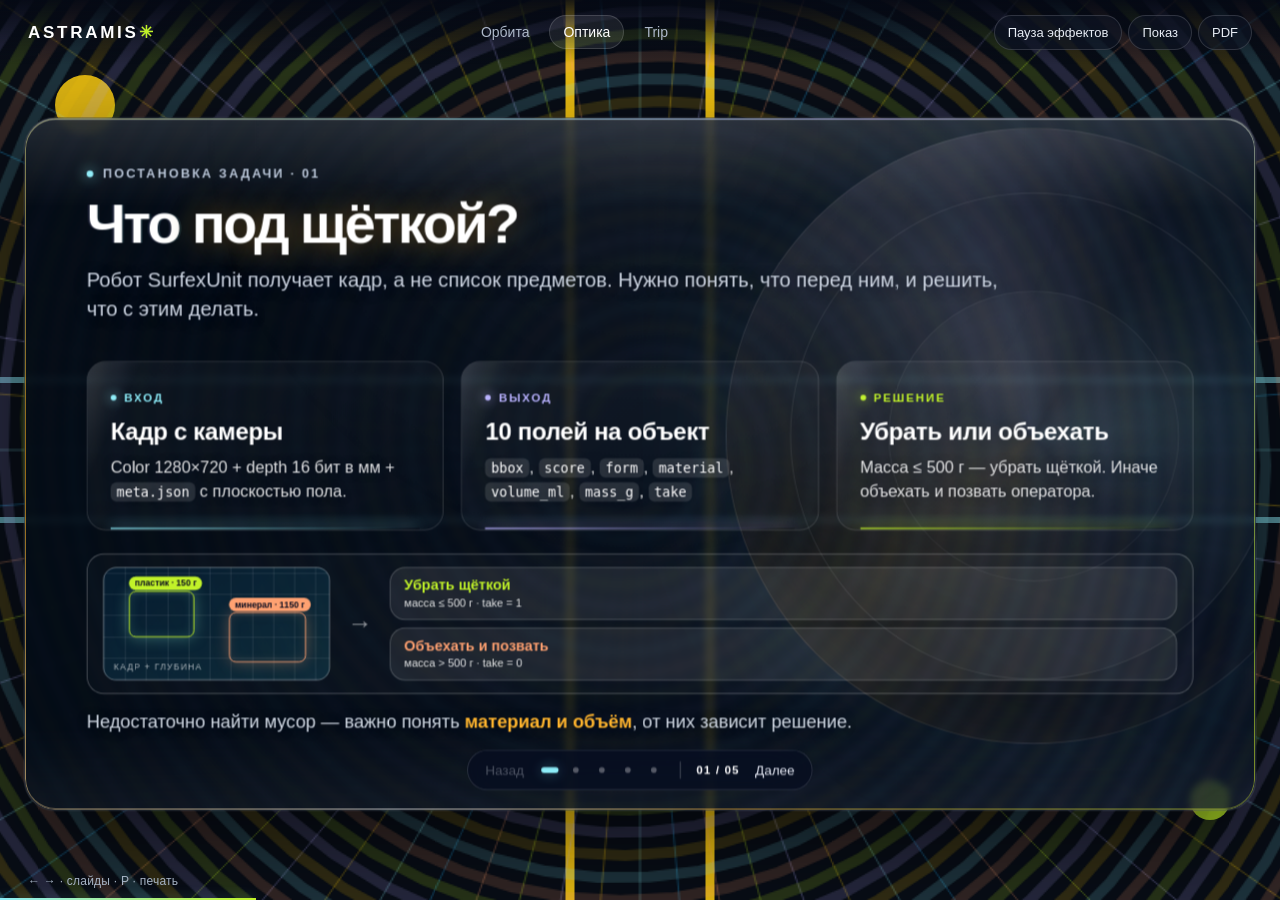
<file: joke-presentation-astramis-scientific-orbit-2026-do-not-open-first-deck-with-screamers-very-long-endpoint/index-optic.html>
<!DOCTYPE html>
<html lang="ru">
<head>
<meta charset="UTF-8">
<meta name="viewport" content="width=device-width, initial-scale=1">
<title>Астрамис — Что под щёткой? (оптическая иллюзия)</title>
<style>
  :root {
    --ink: #ffffff;
    --muted: rgba(255,255,255,.88);
    --faint: rgba(255,255,255,.62);
    --stroke: rgba(255,255,255,.34);
    --glass: rgba(255,255,255,.14);
    --glass-2: rgba(255,255,255,.08);
    /* Палитра «Научной орбиты» ЦУ + логотипа Astramis */
    --d: #8dedf9;   /* school tech, циан */
    --m: #ffb52e;   /* янтарный акцент логотипа Astramis */
    --v: #c1f229;   /* education lime ЦУ */
    --s: #b8b1ff;   /* expert blue / violet ЦУ */
    --shadow: 0 30px 80px rgba(6, 8, 34, .45), 0 8px 24px rgba(6, 8, 34, .22);
  }

  * { box-sizing: border-box; }

  html, body {
    margin: 0; height: 100%; overflow: hidden;
    background: #090b1c;
    color: var(--ink);
    font-family: -apple-system, BlinkMacSystemFont, "SF Pro Display", "SF Pro Text",
                 "Helvetica Neue", "Segoe UI", Roboto, Arial, sans-serif;
    -webkit-font-smoothing: antialiased;
  }

  /* --- Фон: оптическая иллюзия (спираль + лучи + линии Херинга) --------- */
  #backdrop { position: fixed; inset: 0; overflow: hidden; background: #080d16; }
  #backdrop > svg { width: 100%; height: 100%; display: block; }
  .spiral { transform-origin: 720px 450px; animation: op-spin 56s linear infinite; }
  .spokes { transform-origin: 720px 450px; animation: op-spin 34s linear infinite reverse; }
  @keyframes op-spin { to { transform: rotate(360deg); } }

  /* --- Основная стеклянная поверхность (один слой стекла) ------------- */
  #stage {
    position: fixed; left: 50%; top: 50%;
    width: 1280px; height: 720px;
    transform-origin: center center;
    border-radius: 44px;
    background:
      linear-gradient(150deg, rgba(2,10,20,.42), rgba(2,10,20,.22) 50%, rgba(2,10,20,.38)),
      linear-gradient(150deg, rgba(255,255,255,.16) 0%, rgba(255,255,255,.05) 42%, rgba(255,255,255,.11) 100%);
    backdrop-filter: blur(26px) saturate(185%);
    backdrop-filter: url(#lens-refract) blur(26px) saturate(185%);
    -webkit-backdrop-filter: blur(26px) saturate(185%);
    border: 1px solid rgba(255,255,255,.46);
    box-shadow: var(--shadow),
                inset 0 2px 0 rgba(255,255,255,.88),
                inset 0 -22px 50px rgba(22,12,64,.22),
                inset 0 -3px 0 rgba(255,255,255,.30),
                inset 0 0 80px rgba(255,255,255,.07),
                0 0 0 1px rgba(150,210,255,.18);
    overflow: hidden;
    isolation: isolate;
  }
  /* Хроматический край — радужная кромка настоящей линзы */
  #stage::before {
    content: ""; position: absolute; inset: 0; border-radius: inherit;
    padding: 3px; z-index: 6; pointer-events: none;
    background: conic-gradient(from 215deg,
      rgba(255,255,255,1) 0deg, rgba(255,169,10,.95) 55deg, rgba(141,237,249,.95) 115deg,
      rgba(184,177,255,.95) 180deg, rgba(193,242,41,.9) 250deg,
      rgba(255,181,46,.95) 310deg, rgba(255,255,255,1) 360deg);
    -webkit-mask: linear-gradient(#000 0 0) content-box, linear-gradient(#000 0 0);
    -webkit-mask-composite: xor; mask-composite: exclude;
    opacity: 1;
  }
  /* Зеркальный блик, следующий за курсором */
  #stage::after {
    content: ""; position: absolute; inset: 0; border-radius: inherit;
    z-index: 5; pointer-events: none;
    background: radial-gradient(560px circle at var(--mx, 50%) var(--my, 0%),
      rgba(255,255,255,.16), rgba(255,255,255,.05) 38%, transparent 64%);
    opacity: .7; transition: opacity .3s ease;
  }

  /* Декоративная линза и верхний блик — объём стекла */
  .lens { position: absolute; z-index: 1; pointer-events: none;
    right: -90px; top: 46%; width: 640px; height: 640px; border-radius: 50%;
    transform: translateY(-50%);
    background:
      radial-gradient(circle at 34% 28%, rgba(255,255,255,.20), transparent 52%),
      conic-gradient(from 30deg, transparent 0deg, rgba(141,237,249,.16) 55deg,
        transparent 110deg, rgba(255,169,10,.14) 200deg, transparent 260deg,
        rgba(184,177,255,.14) 315deg, transparent 360deg);
    border: 1px solid rgba(255,255,255,.20);
    box-shadow: inset 0 0 90px rgba(255,255,255,.09), inset 0 -40px 90px rgba(2,10,20,.24),
                0 0 140px rgba(141,237,249,.12);
    opacity: .55;
  }
  .lens::before, .lens::after { content: ""; position: absolute; border-radius: 50%; }
  .lens::before { inset: 66px; border: 1px solid rgba(255,255,255,.16);
    background: radial-gradient(circle at 60% 70%, rgba(255,255,255,.09), transparent 60%); }
  .lens::after { inset: 168px; border: 1px solid rgba(255,255,255,.12);
    background: radial-gradient(circle at 40% 30%, rgba(255,255,255,.10), transparent 65%); }
  .sheen { position: absolute; inset: 0; z-index: 4; pointer-events: none; border-radius: inherit;
    background: linear-gradient(180deg, rgba(255,255,255,.12) 0%, transparent 13%,
      transparent 88%, rgba(255,255,255,.04) 100%);
    overflow: hidden;
  }
  .sheen::after { content: ""; position: absolute; inset: -30%;
    background: linear-gradient(105deg, transparent 43%, rgba(255,255,255,.09) 50%, transparent 57%);
    transform: translateX(-45%); animation: sweep 11s ease-in-out infinite; }
  @keyframes sweep { 0%, 55% { transform: translateX(-45%); } 100% { transform: translateX(45%); } }

  .slide {
    position: absolute; inset: 0; z-index: 2;
    padding: 54px 76px 92px;
    display: none; flex-direction: column;
    animation: rise .5s cubic-bezier(.22,1,.36,1) both;
  }
  .slide.active { display: flex; }
  @keyframes rise { from { opacity: 0; transform: translateY(14px) scale(.99); } to { opacity: 1; transform: none; } }

  .kicker { display: flex; align-items: center; gap: 10px; margin-bottom: 14px;
    font-size: 12px; font-weight: 700; letter-spacing: .24em; text-transform: uppercase;
    color: var(--faint); }
  .kicker i { width: 7px; height: 7px; border-radius: 50%; background: var(--d);
    box-shadow: 0 0 14px var(--d); }

  h1 { margin: 0; font-size: 56px; line-height: 1.03; letter-spacing: -.038em;
       font-weight: 700; color: #fff; text-shadow: 0 2px 22px rgba(4, 6, 28, .6); }
  h1 .accent { color: #fff; text-shadow: 0 0 34px rgba(255,181,46,.45), 0 2px 22px rgba(2,6,16,.6); }
  .sub { margin: 14px 0 0; font-size: 20px; line-height: 1.45; color: rgba(255,255,255,.92);
    max-width: 980px; text-shadow: 0 2px 14px rgba(8,10,40,.48); }

  /* --- Полупрозрачные карточки: стекло только на одном слое ------------ */
  .cards { display: grid; gap: 18px; margin-top: 38px; }
  .cards.cols-3 { grid-template-columns: repeat(3, 1fr); }
  .card {
    position: relative; overflow: hidden;
    border-radius: 28px; padding: 26px 24px;
    background: linear-gradient(155deg, rgba(255,255,255,.19), rgba(255,255,255,.055));
    border: 1px solid rgba(255,255,255,.3);
    box-shadow: inset 0 1px 0 rgba(255,255,255,.5), 0 14px 34px rgba(8,10,40,.18);
    transition: transform .35s cubic-bezier(.22,1,.36,1), box-shadow .35s ease, background .35s ease;
  }
  .card::before { content: ""; position: absolute; inset: 0; pointer-events: none;
    background: linear-gradient(115deg, transparent 28%, rgba(255,255,255,.18) 45%, transparent 62%);
    transform: translateX(-60%); transition: transform .7s ease; }
  .card::after { content: ""; position: absolute; left: 24px; right: 24px; bottom: 0; height: 2px;
    background: linear-gradient(90deg, var(--c), transparent); opacity: .8;
    box-shadow: 0 0 14px var(--c); }
  .card:hover { transform: translateY(-4px);
    box-shadow: inset 0 1px 0 rgba(255,255,255,.65), 0 22px 46px rgba(8,10,40,.26); }
  .card:hover::before { transform: translateX(60%); }
  .card .tag { display: inline-flex; align-items: center; gap: 8px; font-size: 11px;
    font-weight: 800; letter-spacing: .16em; text-transform: uppercase; color: var(--c, #fff);
    margin-bottom: 14px; }
  .card .tag::before { content: ""; width: 6px; height: 6px; border-radius: 50%;
    background: currentColor; box-shadow: 0 0 12px currentColor; }
  .card h3 { margin: 0 0 10px; font-size: 22px; font-weight: 650; letter-spacing: -.015em; }
  .card p { margin: 0; font-size: 15.5px; line-height: 1.5; color: rgba(255,255,255,.88);
    text-shadow: 0 1px 10px rgba(10,10,40,.35); }
  .card code { font-family: "SF Mono", ui-monospace, Menlo, monospace; font-size: 13.5px;
    color: #fff; background: rgba(255,255,255,.12); padding: 2px 6px; border-radius: 6px; }

  /* Мини-превью демо на первом слайде */
  .preview-strip { margin-top: 24px; border-radius: 24px; padding: 13px 16px;
    display: flex; align-items: center; gap: 18px;
    background: linear-gradient(100deg, rgba(255,255,255,.15), rgba(255,255,255,.04));
    border: 1px solid rgba(255,255,255,.26);
    box-shadow: inset 0 1px 0 rgba(255,255,255,.45), 0 12px 30px rgba(8,10,40,.16); }
  .mini-frame { position: relative; width: 236px; height: 118px; flex: none; overflow: hidden;
    border-radius: 14px; border: 1px solid rgba(255,255,255,.3);
    background:
      repeating-linear-gradient(0deg, rgba(255,255,255,.09) 0 1px, transparent 1px 22px),
      repeating-linear-gradient(90deg, rgba(255,255,255,.09) 0 1px, transparent 1px 22px),
      linear-gradient(150deg, rgba(6,32,54,.8), rgba(18,58,74,.65)); }
  .mini-frame::after { content: "КАДР + ГЛУБИНА"; position: absolute; left: 10px; bottom: 8px;
    font-size: 9px; letter-spacing: .14em; color: rgba(255,255,255,.65); }
  .bbox { position: absolute; border: 1.5px solid; border-radius: 7px; }
  .bbox.a { left: 26px; top: 24px; width: 68px; height: 48px; border-color: var(--v);
    box-shadow: 0 0 16px rgba(143,240,210,.35), inset 0 0 12px rgba(143,240,210,.14); }
  .bbox.b { right: 24px; top: 46px; width: 80px; height: 52px; border-color: #ffa171;
    box-shadow: 0 0 16px rgba(255,161,113,.32), inset 0 0 12px rgba(255,161,113,.12); }
  .bbox span { position: absolute; top: -16px; left: -1px; white-space: nowrap;
    font-size: 9px; padding: 2px 6px; border-radius: 99px; color: #0a0c20; font-weight: 700; }
  .bbox.a span { background: var(--v); }
  .bbox.b span { background: #ffa171; }
  .decisions { flex: 1; display: grid; gap: 8px; }
  .decision { border-radius: 16px; padding: 9px 14px;
    background: rgba(255,255,255,.08); border: 1px solid rgba(255,255,255,.2); }
  .decision b { display: block; font-size: 15px; font-weight: 700; }
  .decision span { font-size: 11.5px; color: var(--muted); }
  .decision.go b { color: var(--v); }
  .decision.no b { color: #ffa171; }
  .strip-arrow { font-size: 26px; color: rgba(255,255,255,.55); }

  .bottom-line { margin-top: auto; padding-top: 18px; font-size: 18px;
    color: rgba(255,255,255,.9); text-shadow: 0 1px 12px rgba(8,10,40,.3); }
  .bottom-line b { color: var(--m); font-weight: 650; }

  /* --- Слайд 2: конвейер ------------------------------------------------ */
  .flow { display: flex; align-items: stretch; gap: 8px; margin-top: 36px; }
  .step { flex: 1; position: relative; overflow: hidden; border-radius: 26px;
    padding: 24px 18px 22px;
    background: linear-gradient(160deg, rgba(255,255,255,.17), rgba(255,255,255,.05));
    border: 1px solid rgba(255,255,255,.28);
    box-shadow: inset 0 1px 0 rgba(255,255,255,.48), 0 12px 30px rgba(8,10,40,.16); }
  .step .n { position: absolute; right: 16px; top: 8px; font-size: 48px; font-weight: 700;
    letter-spacing: -.06em; color: rgba(255,255,255,.09); }
  .step h3 { margin: 0 0 10px; font-size: 19px; font-weight: 650; color: var(--c); }
  .step p { margin: 0; font-size: 14.5px; line-height: 1.48; color: var(--muted); }
  .step code { font-family: "SF Mono", ui-monospace, Menlo, monospace; font-size: 12.5px; color: #fff; }
  .arrow { align-self: center; font-size: 22px; color: rgba(255,255,255,.5); padding: 0 2px; }
  .badges { display: flex; gap: 10px; margin-top: 24px; flex-wrap: wrap; }
  .badge { font-size: 13.5px; padding: 9px 16px; border-radius: 999px;
    background: rgba(255,255,255,.10); border: 1px solid rgba(255,255,255,.26);
    box-shadow: inset 0 1px 0 rgba(255,255,255,.35); color: var(--muted); }
  .badge b { color: #fff; font-weight: 650; }

  /* --- Слайд 3: метрика ------------------------------------------------- */
  .formula { margin-top: 26px; border-radius: 24px; padding: 22px 28px;
    font-size: 27px; font-weight: 650; letter-spacing: -.01em;
    background: linear-gradient(100deg, rgba(141,237,249,.18), rgba(184,177,255,.14), rgba(255,181,46,.16));
    border: 1px solid rgba(255,255,255,.34);
    box-shadow: inset 0 1px 0 rgba(255,255,255,.55), 0 14px 34px rgba(8,10,40,.2); }
  .formula .d { color: var(--d); } .formula .m { color: var(--m); }
  .formula .v { color: var(--v); } .formula .s { color: var(--s); }
  .metric-table { width: 100%; border-collapse: separate; border-spacing: 0 8px;
    margin-top: 16px; font-size: 16.5px; table-layout: fixed; }
  .metric-table th { text-align: left; font-size: 11px; letter-spacing: .16em;
    text-transform: uppercase; color: var(--faint); padding: 0 14px 4px; font-weight: 700; }
  .metric-table th:nth-child(1) { width: 20%; }
  .metric-table th:nth-child(2) { width: 8%; }
  .metric-table th:nth-child(3) { width: 42%; }
  .metric-table th:nth-child(4) { width: 24%; }
  .metric-table th:nth-child(5) { width: 6%; }
  .metric-table td { padding: 12px 14px; background: rgba(255,255,255,.07);
    border-top: 1px solid rgba(255,255,255,.18); border-bottom: 1px solid rgba(255,255,255,.12); }
  .metric-table td:first-child { border-radius: 16px 0 0 16px; border-left: 1px solid rgba(255,255,255,.18); font-weight: 650; }
  .metric-table td:last-child { border-radius: 0 16px 16px 0; border-right: 1px solid rgba(255,255,255,.18); }
  .metric-table .w { font-weight: 750; font-variant-numeric: tabular-nums; }
  .bar { height: 10px; border-radius: 99px; background: rgba(0,0,0,.18); overflow: hidden;
    box-shadow: inset 0 1px 2px rgba(0,0,0,.2); }
  .bar > i { display: block; height: 100%; border-radius: 99px; background: var(--c);
    box-shadow: 0 0 16px var(--c); }
  .metric-table .base { color: var(--m); font-weight: 750; font-variant-numeric: tabular-nums; }

  .note { margin-top: auto; padding: 16px 22px; border-radius: 20px; font-size: 16.5px;
    background: linear-gradient(100deg, rgba(255,181,46,.16), rgba(255,255,255,.05));
    border: 1px solid rgba(255,190,80,.35);
    box-shadow: inset 0 1px 0 rgba(255,255,255,.4), 0 12px 28px rgba(8,10,40,.16); }
  .note b { color: var(--m); font-weight: 700; }

  /* --- Слайд 4: результаты ---------------------------------------------- */
  .results-grid { display: grid; grid-template-columns: 1.05fr .95fr; gap: 22px; margin-top: 30px; }
  table.results { width: 100%; border-collapse: separate; border-spacing: 0 6px; font-size: 17px; }
  table.results th, table.results td { padding: 11px 12px; text-align: right; }
  table.results th:first-child, table.results td:first-child { text-align: left; }
  table.results thead th { color: var(--faint); font-size: 11px; letter-spacing: .16em;
    text-transform: uppercase; }
  table.results tbody td { background: rgba(255,255,255,.07);
    border-top: 1px solid rgba(255,255,255,.16); border-bottom: 1px solid rgba(255,255,255,.1);
    font-variant-numeric: tabular-nums; }
  table.results tbody td:first-child { border-radius: 14px 0 0 14px; border-left: 1px solid rgba(255,255,255,.16); }
  table.results tbody td:last-child { border-radius: 0 14px 14px 0; border-right: 1px solid rgba(255,255,255,.16); }
  table.results .was { color: var(--muted); }
  table.results .now { font-weight: 750; color: var(--v); }
  table.results tfoot td { font-weight: 750; font-size: 20px; padding-top: 12px; }
  .chart { border-radius: 26px; padding: 22px 24px;
    background: linear-gradient(155deg, rgba(255,255,255,.16), rgba(255,255,255,.05));
    border: 1px solid rgba(255,255,255,.28);
    box-shadow: inset 0 1px 0 rgba(255,255,255,.5), 0 14px 34px rgba(8,10,40,.18); }
  .chart h4 { margin: 0 0 20px; font-size: 11px; color: var(--faint);
    text-transform: uppercase; letter-spacing: .16em; }
  .chart-row { margin-bottom: 16px; }
  .chart-row .lbl { display: flex; justify-content: space-between; font-size: 13.5px; margin-bottom: 7px; }
  .chart-row .lbl span:first-child { color: var(--c); font-weight: 700; }
  .chart-pair { height: 11px; background: rgba(0,0,0,.18); border-radius: 99px;
    position: relative; overflow: hidden; box-shadow: inset 0 1px 2px rgba(0,0,0,.2); }
  .chart-pair .old { position: absolute; inset: 0 auto 0 0; width: 0;
    background: rgba(255,255,255,.28); border-radius: 99px; }
  .chart-pair .new { position: absolute; inset: 0 auto 0 0; width: 0;
    background: var(--c); border-radius: 99px; box-shadow: 0 0 16px var(--c); }

  /* --- Слайд 5: разбор -------------------------------------------------- */
  .cols-3-plain { display: grid; grid-template-columns: repeat(3, 1fr); gap: 18px; margin-top: 28px; }
  .col { position: relative; border-radius: 26px; padding: 22px; overflow: hidden;
    background: linear-gradient(155deg, rgba(255,255,255,.16), rgba(255,255,255,.05));
    border: 1px solid rgba(255,255,255,.28);
    box-shadow: inset 0 1px 0 rgba(255,255,255,.48), 0 14px 34px rgba(8,10,40,.18); }
  .col::before { content: ""; position: absolute; left: 22px; right: 22px; top: 0; height: 3px;
    background: var(--c); box-shadow: 0 0 18px var(--c); border-radius: 0 0 99px 99px; }
  .col h3 { margin: 4px 0 14px; font-size: 19px; font-weight: 650; color: var(--c); }
  .col ul { margin: 0; padding-left: 18px; }
  .col li { font-size: 14.5px; line-height: 1.5; color: var(--muted); margin-bottom: 9px; }
  .col li::marker { color: var(--c); }

  .placeholder { margin-top: 18px; border-radius: 22px; padding: 14px 20px;
    text-align: center; font-size: 14.5px; color: var(--muted);
    background: rgba(255,255,255,.06); border: 1.5px dashed rgba(255,255,255,.3); }
  .placeholder img { display: none; max-height: 132px; max-width: 100%; border-radius: 12px; }
  .placeholder.filled { border-style: solid; padding: 8px; background: rgba(255,255,255,.12); }
  .placeholder.filled img { display: block; margin: 0 auto; }
  .placeholder.filled span { display: none; }

  /* --- Нижняя «панель инструментов» ------------------------------------ */
  .toolbar { position: absolute; z-index: 7; left: 50%; bottom: 22px; transform: translateX(-50%);
    height: 46px; padding: 0 18px; display: flex; align-items: center; gap: 16px;
    border-radius: 999px;
    background: linear-gradient(180deg, rgba(255,255,255,.20), rgba(255,255,255,.09));
    backdrop-filter: blur(24px) saturate(170%);
    -webkit-backdrop-filter: blur(24px) saturate(170%);
    border: 1px solid rgba(255,255,255,.4);
    box-shadow: inset 0 1px 0 rgba(255,255,255,.65), 0 12px 30px rgba(8,10,40,.3);
    font-size: 12px; letter-spacing: .1em; text-transform: uppercase; color: var(--faint);
    user-select: none; }
  .dots { display: flex; gap: 7px; }
  .dots i { width: 7px; height: 7px; border-radius: 50%; background: rgba(255,255,255,.32);
    transition: .35s cubic-bezier(.22,1,.36,1); }
  .dots i.on { width: 24px; border-radius: 99px; background: #fff; box-shadow: 0 0 14px rgba(255,255,255,.8); }
  .toolbar .sep { width: 1px; height: 18px; background: rgba(255,255,255,.25); }
  .toolbar .count { color: #fff; font-variant-numeric: tabular-nums; font-weight: 700; }

  .hint { position: fixed; right: 16px; bottom: 12px; z-index: 8;
    font-size: 11px; letter-spacing: .08em; color: rgba(255,255,255,.4); }

  /* В оптической версии стекло тоньше: иллюзия должна просвечивать и искажаться */
  #stage {
    backdrop-filter: blur(17px) saturate(150%);
    backdrop-filter: url(#lens-refract) blur(17px) saturate(150%);
    -webkit-backdrop-filter: blur(17px) saturate(150%);
    background:
      linear-gradient(150deg, rgba(2,10,20,.30), rgba(2,10,20,.12) 50%, rgba(2,10,20,.26)),
      linear-gradient(150deg, rgba(255,255,255,.14) 0%, rgba(255,255,255,.04) 42%, rgba(255,255,255,.10) 100%);
  }

  @media (prefers-reduced-motion: reduce) {
    .op-art, .sheen::after { animation: none !important; }
    .slide, .card { animation: none !important; transition: none !important; }
  }
  @supports not ((backdrop-filter: blur(1px)) or (-webkit-backdrop-filter: blur(1px))) {
    #stage { background: rgba(26,28,60,.94); }
  }

  @media print {
    @page { size: 16in 9in; margin: 0; }
    html, body { overflow: visible; background: #fff; }
    #backdrop { position: fixed; }
    .hint { display: none; }
    #stage { position: static; transform: none !important; width: 100%; height: auto;
             border-radius: 0; border: none; box-shadow: none; }
    .slide { position: relative; inset: auto; display: flex !important;
             width: 100%; height: 9in; page-break-after: always; break-after: page; }
  }
</style>
<link rel="stylesheet" href="assets/presentation.css">
</head>
<body data-theme="optic">

<!-- SVG-фильтр: реальное преломление фона (линза), а не только размытие -->
<svg width="0" height="0" aria-hidden="true" style="position:absolute">
  <filter id="lens-refract" x="-15%" y="-15%" width="130%" height="130%">
    <feTurbulence type="fractalNoise" baseFrequency="0.0022 0.004" numOctaves="2" seed="7" result="noise"/>
    <feDisplacementMap in="SourceGraphic" in2="noise" scale="20"
                       xChannelSelector="R" yChannelSelector="G"/>
  </filter>
</svg>

<div id="backdrop">
  <svg viewBox="0 0 1440 900" preserveAspectRatio="xMidYMid slice" aria-hidden="true">
    <rect width="1440" height="900" fill="#080d16"/>
    <g id="spokes" class="spokes" fill="none"></g>
    <g id="spiral" class="spiral" fill="none"></g>
    <!-- Иллюзия Херинга: прямые кажется изогнутыми из-за расходящихся лучей -->
    <g fill="none" stroke-linecap="round">
      <path d="M650 -20V920 M790 -20V920" stroke="#fdcd12" stroke-width="9" stroke-opacity=".9"/>
      <path d="M-20 380H1460 M-20 520H1460" stroke="#8dedf9" stroke-width="6" stroke-opacity=".55"/>
    </g>
    <circle cx="165" cy="105" r="30" fill="#fdcd12" opacity=".85"/>
    <circle cx="1290" cy="800" r="20" fill="#c1f229" opacity=".8"/>
  </svg>
</div>

<div id="stage">
  <div class="lens"></div>
  <div class="sheen"></div>

  <!-- 1. ЗАДАЧА -->
  <section class="slide active">
    <div class="kicker"><i></i>Постановка задачи · 01</div>
    <h1>Что <span class="accent">под щёткой?</span></h1>
    <p class="sub">Робот SurfexUnit получает кадр, а не список предметов. Нужно понять, что перед ним, и решить, что с этим делать.</p>
    <div class="cards cols-3">
      <div class="card" style="--c: var(--d)">
        <div class="tag">Вход</div>
        <h3>Кадр с камеры</h3>
        <p>Color 1280×720 + depth 16 бит в мм + <code>meta.json</code> с плоскостью пола.</p>
      </div>
      <div class="card" style="--c: var(--s)">
        <div class="tag">Выход</div>
        <h3>10 полей на объект</h3>
        <p><code>bbox</code>, <code>score</code>, <code>form</code>, <code>material</code>, <code>volume_ml</code>, <code>mass_g</code>, <code>take</code></p>
      </div>
      <div class="card" style="--c: var(--v)">
        <div class="tag">Решение</div>
        <h3>Убрать или объехать</h3>
        <p>Масса ≤ 500 г — убрать щёткой. Иначе объехать и позвать оператора.</p>
      </div>
    </div>
    <div class="preview-strip">
      <div class="mini-frame">
        <div class="bbox a"><span>пластик · 150 г</span></div>
        <div class="bbox b"><span>минерал · 1150 г</span></div>
      </div>
      <div class="strip-arrow">→</div>
      <div class="decisions">
        <div class="decision go"><b>Убрать щёткой</b><span>масса ≤ 500 г · take = 1</span></div>
        <div class="decision no"><b>Объехать и позвать</b><span>масса &gt; 500 г · take = 0</span></div>
      </div>
    </div>
    <div class="bottom-line">Недостаточно найти мусор — важно понять <b>материал и объём</b>, от них зависит решение.</div>
  </section>

  <!-- 2. ПОДХОД -->
  <section class="slide">
    <div class="kicker"><i></i>Подход · 02</div>
    <h1>План конвейера: четыре шага</h1>
    <p class="sub">Рабочая схема решения. Итоговый состав подтвердим после экспериментов.</p>
    <div class="flow">
      <div class="step" style="--c: var(--d)"><div class="n">1</div><h3>Детектор</h3><p>YOLO-seg: bbox, маска и <code>form</code> — сыпучая или твёрдая.</p></div>
      <div class="arrow">→</div>
      <div class="step" style="--c: var(--m)"><div class="n">2</div><h3>Материал</h3><p>Crops по маскам: цвет, гистограммы, дыристость глубины → LogReg/CatBoost, при необходимости DINO/CLIP.</p></div>
      <div class="arrow">→</div>
      <div class="step" style="--c: var(--v)"><div class="n">3</div><h3>Объём</h3><p>Маска + глубина, калибровка по <code>form × material</code>; отдельно «нет глубины».</p></div>
      <div class="arrow">→</div>
      <div class="step" style="--c: var(--s)"><div class="n">4</div><h3>Решение</h3><p>Масса = объём × плотность → <code>take</code>, либо прямой классификатор.</p></div>
    </div>
    <div class="badges">
      <span class="badge">Валидация по <b>object_id</b></span>
      <span class="badge">Инференс <b>без интернета</b></span>
      <span class="badge">Для открытых весов <b>указать источник</b></span>
      <span class="badge">Один воспроизводимый ноутбук</span>
    </div>
    <div class="bottom-line">Сплит по объектам, а не по кадрам: <b>в тесте предметы новые</b>.</div>
  </section>

  <!-- 3. МЕТРИКА -->
  <section class="slide">
    <div class="kicker"><i></i>Метрика · 03</div>
    <h1>Где мы теряем баллы</h1>
    <div class="formula">Score = 100 × (<span class="d">0.40·D</span> + <span class="m">0.20·M</span> + <span class="v">0.25·V</span> + <span class="s">0.15·S</span>)</div>
    <table class="metric-table">
      <thead><tr><th>Часть</th><th>Вес</th><th>Что считает</th><th></th><th>Бейзлайн</th></tr></thead>
      <tbody>
        <tr style="--c: var(--d)"><td>D — детекция</td><td class="w">40%</td><td>mAP50 по форме, IoU ≥ 0.5</td><td><div class="bar"><i style="width:86%"></i></div></td><td class="base">0.86</td></tr>
        <tr style="--c: var(--m)"><td>M — материал</td><td class="w">20%</td><td>balanced accuracy, 6 классов</td><td><div class="bar"><i style="width:17%"></i></div></td><td class="base">0.17</td></tr>
        <tr style="--c: var(--v)"><td>V — объём</td><td class="w">25%</td><td>штраф за кратность ошибки (×3 → 0)</td><td><div class="bar"><i style="width:62%"></i></div></td><td class="base">0.62</td></tr>
        <tr style="--c: var(--s)"><td>S — решение</td><td class="w">15%</td><td>среднее по тяжёлым и лёгким</td><td><div class="bar"><i style="width:42%"></i></div></td><td class="base">0.42</td></tr>
      </tbody>
    </table>
    <div class="note">Резерв до максимума по округлённым компонентам: <b>M 16.6, V 9.5, S 8.7 балла</b>. Это ориентир, а не прогноз роста.</div>
  </section>

  <!-- 4. РЕЗУЛЬТАТЫ -->
  <section class="slide">
    <div class="kicker"><i></i>Результаты · 04</div>
    <h1>Результаты и точка отсчёта</h1>
    <p class="sub">Бейзлайн известен. Значения финальной модели добавим после одинакового прогона.</p>
    <div class="results-grid">
      <table class="results">
        <thead><tr><th>Метрика</th><th>Было</th><th>Стало</th><th>Δ</th></tr></thead>
        <tbody id="results-body"></tbody>
        <tfoot><tr><td>Score</td><td class="was" id="score-was">~59</td><td class="now" id="score-now">—</td><td id="score-delta">—</td></tr></tfoot>
      </table>
      <div class="chart">
        <h4>Было / Стало</h4>
        <div id="chart"></div>
      </div>
    </div>
    <div class="note">Сравнение — при одинаковом сплите, версии данных и seed. <b>Финальный прогон ещё не добавлен. Прочерки означают отсутствие результата.</b></div>
  </section>

  <!-- 5. ЧТО ПРОБОВАЛИ -->
  <section class="slide">
    <div class="kicker"><i></i>Разбор · 05</div>
    <h1>Эксперименты и зоны риска</h1>
    <div class="cols-3-plain">
      <div class="col" style="--c: var(--v)">
        <h3>Проверяем</h3>
        <ul>
          <li>Калибровка объёма по <code>form × material</code></li>
          <li>Классификатор материала на crops</li>
          <li>Отдельная обработка случаев без глубины</li>
        </ul>
      </div>
      <div class="col" style="--c: var(--m)">
        <h3>Сравниваем</h3>
        <ul>
          <li>Сырая глубина без калибровки</li>
          <li>Масса через объём и плотность</li>
          <li>Прямой классификатор take</li>
        </ul>
      </div>
      <div class="col" style="--c: var(--s)">
        <h3>Зоны риска</h3>
        <ul>
          <li>Стекло и блестящий металл — нет глубины</li>
          <li>Перекрытия и мелкие объекты</li>
          <li>Крупные промазы по объёму (×3 обнуляет V)</li>
        </ul>
      </div>
    </div>
    <div class="experiment-note"><b>Критерий сравнения</b><span>Меняем один блок. Смотрим D / M / V / S и итоговый Score на тех же объектах.</span></div>
    <div class="bottom-line">Каждое изменение проверяем отдельно: <b>один сплит, одинаковые данные</b>.</div>
  </section>

  <nav class="toolbar" aria-label="Управление слайдами">
    <button id="prev" aria-label="Предыдущий слайд">Назад</button>
    <div class="dots" id="dots"></div>
    <div class="sep"></div>
    <span class="count" id="count" aria-live="polite">01 / 05</span>
    <button id="next" aria-label="Следующий слайд">Далее</button>
  </nav>
</div>

<div class="hint">← → · слайды · P · печать</div>

<script>
  // ЕДИНОЕ МЕСТО ДЛЯ ЦИФР: замени null на результаты финального сабмита.
  const RESULTS = {
    D: { was: 0.86, now: null },
    M: { was: 0.17, now: null },
    V: { was: 0.62, now: null },
    S: { was: 0.42, now: null }
  };

  const META = {
    D: { name: 'D · детекция', color: '#8dedf9' },
    M: { name: 'M · материал', color: '#ffb52e' },
    V: { name: 'V · объём', color: '#c1f229' },
    S: { name: 'S · решение', color: '#b8b1ff' }
  };
  const WEIGHTS = { D: 0.40, M: 0.20, V: 0.25, S: 0.15 };
  const fmt = v => (v === null || v === undefined) ? '—' : Number(v).toFixed(2);

  function buildResults() {
    const body = document.getElementById('results-body');
    const chart = document.getElementById('chart');
    body.innerHTML = ''; chart.innerHTML = '';
    Object.keys(META).forEach(key => {
      const { was, now } = RESULTS[key];
      const delta = (now == null) ? null : now - was;
      const tr = document.createElement('tr');
      tr.innerHTML = '<td>' + META[key].name + '</td>' +
        '<td class="was">' + fmt(was) + '</td>' +
        '<td class="now">' + fmt(now) + '</td>' +
        '<td>' + (delta === null ? '—' : (delta >= 0 ? '+' : '') + delta.toFixed(2)) + '</td>';
      body.appendChild(tr);
      const row = document.createElement('div');
      row.className = 'chart-row'; row.style.setProperty('--c', META[key].color);
      row.innerHTML =
        '<div class="lbl"><span>' + META[key].name + '</span><span>' + fmt(was) + ' → ' + fmt(now) + '</span></div>' +
        '<div class="chart-pair"><div class="old" style="width:' + (was * 100) + '%"></div>' +
        '<div class="new" style="width:' + ((now || 0) * 100) + '%"></div></div>';
      chart.appendChild(row);
    });
    const score = data => Object.keys(WEIGHTS).reduce((s, k) =>
      s + (data[k] == null ? 0 : data[k]) * WEIGHTS[k], 0);
    const allFilled = Object.values(RESULTS).every(r => r.now != null);
    const baseScore = 100 * score(Object.fromEntries(Object.keys(META).map(k => [k, RESULTS[k].was])));
    document.getElementById('score-was').textContent = baseScore.toFixed(1);
    document.getElementById('score-now').textContent = allFilled
      ? (100 * score(Object.fromEntries(Object.keys(META).map(k => [k, RESULTS[k].now])))).toFixed(1) : '—';
    const difference = allFilled ? 100 * score(Object.fromEntries(Object.keys(META).map(k => [k, RESULTS[k].now]))) - baseScore : null;
    document.getElementById('score-delta').textContent = difference === null ? '—' : (difference >= 0 ? '+' : '') + difference.toFixed(1);
  }

  const stage = document.getElementById('stage');
  const slides = Array.from(document.querySelectorAll('.slide'));
  const dotHost = document.getElementById('dots');
  slides.forEach((slide, i) => {
    const dot = document.createElement('button');
    dot.setAttribute('aria-label', 'Слайд ' + (i + 1) + ': ' + slide.querySelector('h1').textContent);
    dot.addEventListener('click', () => show(i));
    dotHost.appendChild(dot);
  });
  let current = 0;

  function fit() {
    const scale = Math.min((window.innerWidth - 48) / 1280, (window.innerHeight - 116) / 720);
    stage.style.transform = 'translate(-50%, -50%) scale(' + scale + ')';
  }
  function show(n) {
    current = Math.max(0, Math.min(slides.length - 1, n));
    slides.forEach((s, i) => s.classList.toggle('active', i === current));
    Array.from(dotHost.children).forEach((d, i) => {
      d.classList.toggle('on', i === current);
      d.setAttribute('aria-current', i === current ? 'step' : 'false');
    });
    slides.forEach((s, i) => s.setAttribute('aria-hidden', i !== current));
    document.getElementById('prev').disabled = current === 0;
    document.getElementById('next').disabled = current === slides.length - 1;
    window.dispatchEvent(new CustomEvent('slide-change', {detail: {current, total: slides.length}}));
    const hash = '#slide-' + (current + 1);
    if (location.hash !== hash) history.replaceState(null, '', hash);
    document.getElementById('count').textContent =
      String(current + 1).padStart(2, '0') + ' / ' + String(slides.length).padStart(2, '0');
  }

  // Блик, который следует за курсором, — как отклик стекла на наклон устройства.
  // Pointer-driven glass highlight is handled once per frame in presentation.js.

  window.addEventListener('resize', fit);
  window.addEventListener('keydown', e => {
    if (e.target.closest('input, textarea, select, [contenteditable]')) return;
    if ((e.target.closest('button, a') && [' ', 'Enter'].includes(e.key))) return;
    if (e.ctrlKey || e.metaKey || e.altKey || document.body.classList.contains('deck-blackout')) return;
    if (document.querySelector('.deck-overview:not([hidden]), .deck-shortcuts:not([hidden])')) return;
    if (e.key === 'ArrowRight' || e.key === ' ' || e.key === 'PageDown') { e.preventDefault(); show(current + 1); }
    if (e.key === 'ArrowLeft' || e.key === 'PageUp') { e.preventDefault(); show(current - 1); }
    if (e.key === 'Home') show(0);
    if (e.key === 'End') show(slides.length - 1);
    if (e.key === 'p' || e.key === 'P') window.print();
  });
  stage.addEventListener('click', e => {
    if (e.target.closest('button, a, input, .toolbar')) return;
    if (e.clientX > window.innerWidth * 0.75) show(current + 1);
    else if (e.clientX < window.innerWidth * 0.25) show(current - 1);
  });



  // Оптическая иллюзия: вращающаяся спираль выглядит как бесконечный тоннель,
  // радиальные лучи заставляют две прямые казаться изогнутыми (иллюзия Херинга).
  function buildOpArt() {
    const ns = 'http://www.w3.org/2000/svg';
    const palette = ['#8dedf9', '#fdcd12', '#b8b1ff', '#c1f229', '#ffa171', '#2cb9ff'];
    const cx = 720, cy = 450;

    const spokes = document.getElementById('spokes');
    for (let i = 0; i < 72; i++) {
      const a = i * Math.PI / 36;
      const line = document.createElementNS(ns, 'line');
      line.setAttribute('x1', cx + Math.cos(a) * 80);
      line.setAttribute('y1', cy + Math.sin(a) * 80);
      line.setAttribute('x2', cx + Math.cos(a) * 1500);
      line.setAttribute('y2', cy + Math.sin(a) * 1500);
      line.setAttribute('stroke', palette[i % palette.length]);
      line.setAttribute('stroke-opacity', '0.30');
      line.setAttribute('stroke-width', '1.5');
      spokes.appendChild(line);
    }

    const spiral = document.getElementById('spiral');
    for (let arm = 0; arm < 5; arm++) {
      const phase = arm * Math.PI * 2 / 5;
      let d = '';
      for (let t = 0; t <= Math.PI * 17; t += 0.12) {
        const r = 60 + t * 18;
        const x = cx + Math.cos(t + phase) * r;
        const y = cy + Math.sin(t + phase) * r;
        d += (t === 0 ? 'M' : 'L') + x.toFixed(1) + ' ' + y.toFixed(1);
      }
      const path = document.createElementNS(ns, 'path');
      path.setAttribute('d', d);
      path.setAttribute('stroke', palette[arm]);
      path.setAttribute('stroke-opacity', '0.20');
      path.setAttribute('stroke-width', '11');
      path.setAttribute('stroke-linecap', 'round');
      spiral.appendChild(path);
    }
  }

  buildOpArt();
  buildResults(); fit(); show(Number(location.hash.match(/^#slide-([1-5])$/)?.[1] || 1) - 1);
</script>
<script src="assets/backdrop.js"></script>
<script src="assets/presentation.js"></script>
<script src="assets/export-layout.js"></script>
</body>
</html>
</file>
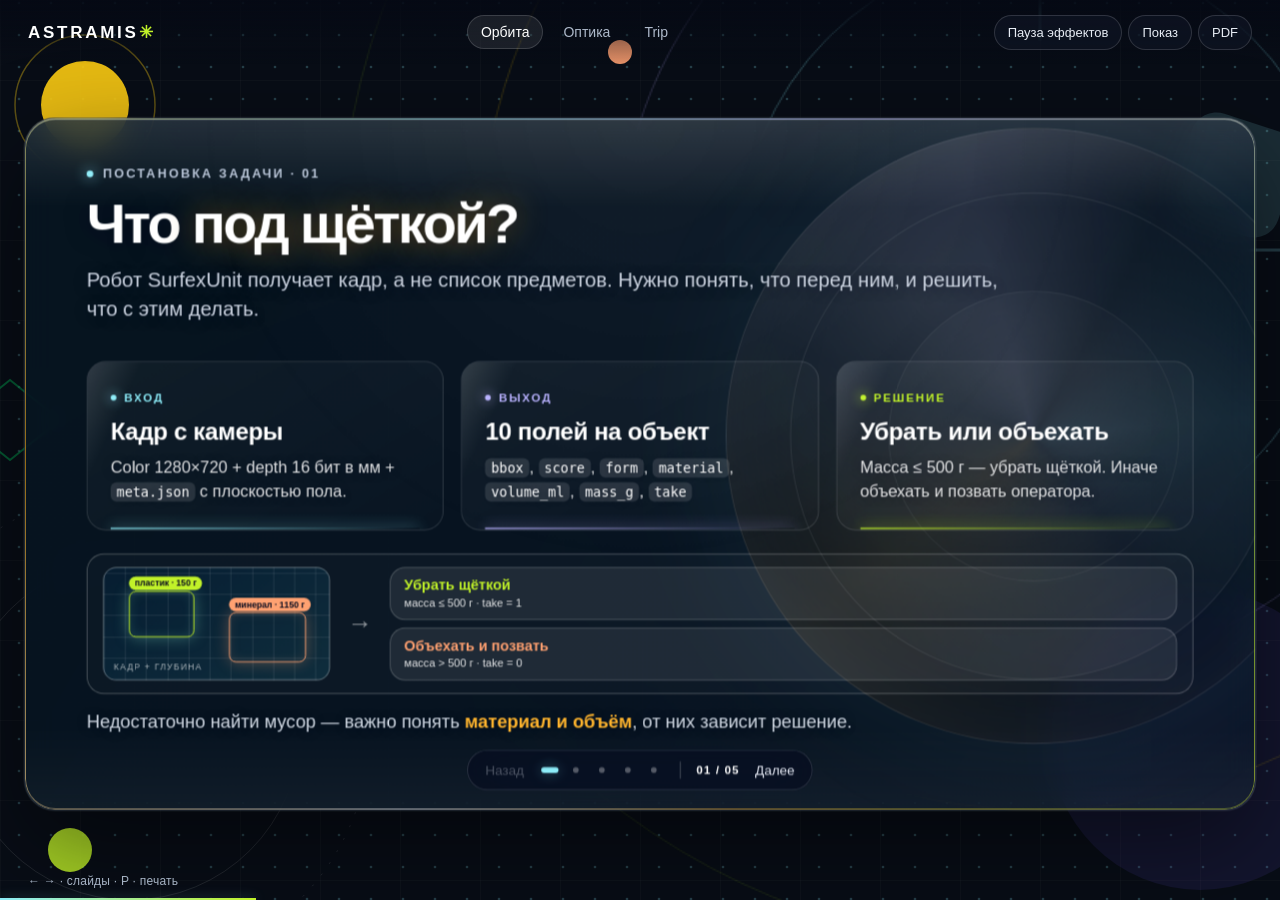
<file: joke-presentation-astramis-scientific-orbit-2026-do-not-open-first-deck-with-screamers-very-long-endpoint/index-orbit.html>
<!DOCTYPE html>
<html lang="ru">
<head>
<meta charset="UTF-8">
<meta name="viewport" content="width=device-width, initial-scale=1">
<title>Астрамис — Что под щёткой?</title>
<style>
  :root {
    --ink: #ffffff;
    --muted: rgba(255,255,255,.88);
    --faint: rgba(255,255,255,.62);
    --stroke: rgba(255,255,255,.34);
    --glass: rgba(255,255,255,.14);
    --glass-2: rgba(255,255,255,.08);
    /* Палитра «Научной орбиты» ЦУ + логотипа Astramis */
    --d: #8dedf9;   /* school tech, циан */
    --m: #ffb52e;   /* янтарный акцент логотипа Astramis */
    --v: #c1f229;   /* education lime ЦУ */
    --s: #b8b1ff;   /* expert blue / violet ЦУ */
    --shadow: 0 30px 80px rgba(6, 8, 34, .45), 0 8px 24px rgba(6, 8, 34, .22);
  }

  * { box-sizing: border-box; }

  html, body {
    margin: 0; height: 100%; overflow: hidden;
    background: #090b1c;
    color: var(--ink);
    font-family: -apple-system, BlinkMacSystemFont, "SF Pro Display", "SF Pro Text",
                 "Helvetica Neue", "Segoe UI", Roboto, Arial, sans-serif;
    -webkit-font-smoothing: antialiased;
  }

  /* --- Фон: техническая «орбитальная» сетка, не мягкий градиент --------- */
  #backdrop { position: fixed; inset: 0; overflow: hidden; background: #080d16; }
  #backdrop > svg { width: 100%; height: 100%; display: block; }
  .orbit-spin { transform-origin: 1120px 250px; animation: orbit 90s linear infinite; }
  @keyframes orbit { to { transform: rotate(360deg); } }

  /* --- Основная стеклянная поверхность (один слой стекла) ------------- */
  #stage {
    position: fixed; left: 50%; top: 50%;
    width: 1280px; height: 720px;
    transform-origin: center center;
    border-radius: 44px;
    background:
      linear-gradient(150deg, rgba(2,10,20,.42), rgba(2,10,20,.22) 50%, rgba(2,10,20,.38)),
      linear-gradient(150deg, rgba(255,255,255,.16) 0%, rgba(255,255,255,.05) 42%, rgba(255,255,255,.11) 100%);
    backdrop-filter: blur(26px) saturate(185%);
    backdrop-filter: url(#lens-refract) blur(26px) saturate(185%);
    -webkit-backdrop-filter: blur(26px) saturate(185%);
    border: 1px solid rgba(255,255,255,.46);
    box-shadow: var(--shadow),
                inset 0 2px 0 rgba(255,255,255,.88),
                inset 0 -22px 50px rgba(22,12,64,.22),
                inset 0 -3px 0 rgba(255,255,255,.30),
                inset 0 0 80px rgba(255,255,255,.07),
                0 0 0 1px rgba(150,210,255,.18);
    overflow: hidden;
    isolation: isolate;
  }
  /* Хроматический край — радужная кромка настоящей линзы */
  #stage::before {
    content: ""; position: absolute; inset: 0; border-radius: inherit;
    padding: 3px; z-index: 6; pointer-events: none;
    background: conic-gradient(from 215deg,
      rgba(255,255,255,1) 0deg, rgba(255,169,10,.95) 55deg, rgba(141,237,249,.95) 115deg,
      rgba(184,177,255,.95) 180deg, rgba(193,242,41,.9) 250deg,
      rgba(255,181,46,.95) 310deg, rgba(255,255,255,1) 360deg);
    -webkit-mask: linear-gradient(#000 0 0) content-box, linear-gradient(#000 0 0);
    -webkit-mask-composite: xor; mask-composite: exclude;
    opacity: 1;
  }
  /* Зеркальный блик, следующий за курсором */
  #stage::after {
    content: ""; position: absolute; inset: 0; border-radius: inherit;
    z-index: 5; pointer-events: none;
    background: radial-gradient(560px circle at var(--mx, 50%) var(--my, 0%),
      rgba(255,255,255,.16), rgba(255,255,255,.05) 38%, transparent 64%);
    opacity: .7; transition: opacity .3s ease;
  }

  /* Декоративная линза и верхний блик — объём стекла */
  .lens { position: absolute; z-index: 1; pointer-events: none;
    right: -90px; top: 46%; width: 640px; height: 640px; border-radius: 50%;
    transform: translateY(-50%);
    background:
      radial-gradient(circle at 34% 28%, rgba(255,255,255,.20), transparent 52%),
      conic-gradient(from 30deg, transparent 0deg, rgba(141,237,249,.16) 55deg,
        transparent 110deg, rgba(255,169,10,.14) 200deg, transparent 260deg,
        rgba(184,177,255,.14) 315deg, transparent 360deg);
    border: 1px solid rgba(255,255,255,.20);
    box-shadow: inset 0 0 90px rgba(255,255,255,.09), inset 0 -40px 90px rgba(2,10,20,.24),
                0 0 140px rgba(141,237,249,.12);
    opacity: .55;
  }
  .lens::before, .lens::after { content: ""; position: absolute; border-radius: 50%; }
  .lens::before { inset: 66px; border: 1px solid rgba(255,255,255,.16);
    background: radial-gradient(circle at 60% 70%, rgba(255,255,255,.09), transparent 60%); }
  .lens::after { inset: 168px; border: 1px solid rgba(255,255,255,.12);
    background: radial-gradient(circle at 40% 30%, rgba(255,255,255,.10), transparent 65%); }
  .sheen { position: absolute; inset: 0; z-index: 4; pointer-events: none; border-radius: inherit;
    background: linear-gradient(180deg, rgba(255,255,255,.12) 0%, transparent 13%,
      transparent 88%, rgba(255,255,255,.04) 100%);
    overflow: hidden;
  }
  .sheen::after { content: ""; position: absolute; inset: -30%;
    background: linear-gradient(105deg, transparent 43%, rgba(255,255,255,.09) 50%, transparent 57%);
    transform: translateX(-45%); animation: sweep 11s ease-in-out infinite; }
  @keyframes sweep { 0%, 55% { transform: translateX(-45%); } 100% { transform: translateX(45%); } }

  .slide {
    position: absolute; inset: 0; z-index: 2;
    padding: 54px 76px 92px;
    display: none; flex-direction: column;
    animation: rise .5s cubic-bezier(.22,1,.36,1) both;
  }
  .slide.active { display: flex; }
  @keyframes rise { from { opacity: 0; transform: translateY(14px) scale(.99); } to { opacity: 1; transform: none; } }

  .kicker { display: flex; align-items: center; gap: 10px; margin-bottom: 14px;
    font-size: 12px; font-weight: 700; letter-spacing: .24em; text-transform: uppercase;
    color: var(--faint); }
  .kicker i { width: 7px; height: 7px; border-radius: 50%; background: var(--d);
    box-shadow: 0 0 14px var(--d); }

  h1 { margin: 0; font-size: 56px; line-height: 1.03; letter-spacing: -.038em;
       font-weight: 700; color: #fff; text-shadow: 0 2px 22px rgba(4, 6, 28, .6); }
  h1 .accent { color: #fff; text-shadow: 0 0 34px rgba(255,181,46,.45), 0 2px 22px rgba(2,6,16,.6); }
  .sub { margin: 14px 0 0; font-size: 20px; line-height: 1.45; color: rgba(255,255,255,.92);
    max-width: 980px; text-shadow: 0 2px 14px rgba(8,10,40,.48); }

  /* --- Полупрозрачные карточки: стекло только на одном слое ------------ */
  .cards { display: grid; gap: 18px; margin-top: 38px; }
  .cards.cols-3 { grid-template-columns: repeat(3, 1fr); }
  .card {
    position: relative; overflow: hidden;
    border-radius: 28px; padding: 26px 24px;
    background: linear-gradient(155deg, rgba(255,255,255,.19), rgba(255,255,255,.055));
    border: 1px solid rgba(255,255,255,.3);
    box-shadow: inset 0 1px 0 rgba(255,255,255,.5), 0 14px 34px rgba(8,10,40,.18);
    transition: transform .35s cubic-bezier(.22,1,.36,1), box-shadow .35s ease, background .35s ease;
  }
  .card::before { content: ""; position: absolute; inset: 0; pointer-events: none;
    background: linear-gradient(115deg, transparent 28%, rgba(255,255,255,.18) 45%, transparent 62%);
    transform: translateX(-60%); transition: transform .7s ease; }
  .card::after { content: ""; position: absolute; left: 24px; right: 24px; bottom: 0; height: 2px;
    background: linear-gradient(90deg, var(--c), transparent); opacity: .8;
    box-shadow: 0 0 14px var(--c); }
  .card:hover { transform: translateY(-4px);
    box-shadow: inset 0 1px 0 rgba(255,255,255,.65), 0 22px 46px rgba(8,10,40,.26); }
  .card:hover::before { transform: translateX(60%); }
  .card .tag { display: inline-flex; align-items: center; gap: 8px; font-size: 11px;
    font-weight: 800; letter-spacing: .16em; text-transform: uppercase; color: var(--c, #fff);
    margin-bottom: 14px; }
  .card .tag::before { content: ""; width: 6px; height: 6px; border-radius: 50%;
    background: currentColor; box-shadow: 0 0 12px currentColor; }
  .card h3 { margin: 0 0 10px; font-size: 22px; font-weight: 650; letter-spacing: -.015em; }
  .card p { margin: 0; font-size: 15.5px; line-height: 1.5; color: rgba(255,255,255,.88);
    text-shadow: 0 1px 10px rgba(10,10,40,.35); }
  .card code { font-family: "SF Mono", ui-monospace, Menlo, monospace; font-size: 13.5px;
    color: #fff; background: rgba(255,255,255,.12); padding: 2px 6px; border-radius: 6px; }

  /* Мини-превью демо на первом слайде */
  .preview-strip { margin-top: 24px; border-radius: 24px; padding: 13px 16px;
    display: flex; align-items: center; gap: 18px;
    background: linear-gradient(100deg, rgba(255,255,255,.15), rgba(255,255,255,.04));
    border: 1px solid rgba(255,255,255,.26);
    box-shadow: inset 0 1px 0 rgba(255,255,255,.45), 0 12px 30px rgba(8,10,40,.16); }
  .mini-frame { position: relative; width: 236px; height: 118px; flex: none; overflow: hidden;
    border-radius: 14px; border: 1px solid rgba(255,255,255,.3);
    background:
      repeating-linear-gradient(0deg, rgba(255,255,255,.09) 0 1px, transparent 1px 22px),
      repeating-linear-gradient(90deg, rgba(255,255,255,.09) 0 1px, transparent 1px 22px),
      linear-gradient(150deg, rgba(6,32,54,.8), rgba(18,58,74,.65)); }
  .mini-frame::after { content: "КАДР + ГЛУБИНА"; position: absolute; left: 10px; bottom: 8px;
    font-size: 9px; letter-spacing: .14em; color: rgba(255,255,255,.65); }
  .bbox { position: absolute; border: 1.5px solid; border-radius: 7px; }
  .bbox.a { left: 26px; top: 24px; width: 68px; height: 48px; border-color: var(--v);
    box-shadow: 0 0 16px rgba(143,240,210,.35), inset 0 0 12px rgba(143,240,210,.14); }
  .bbox.b { right: 24px; top: 46px; width: 80px; height: 52px; border-color: #ffa171;
    box-shadow: 0 0 16px rgba(255,161,113,.32), inset 0 0 12px rgba(255,161,113,.12); }
  .bbox span { position: absolute; top: -16px; left: -1px; white-space: nowrap;
    font-size: 9px; padding: 2px 6px; border-radius: 99px; color: #0a0c20; font-weight: 700; }
  .bbox.a span { background: var(--v); }
  .bbox.b span { background: #ffa171; }
  .decisions { flex: 1; display: grid; gap: 8px; }
  .decision { border-radius: 16px; padding: 9px 14px;
    background: rgba(255,255,255,.08); border: 1px solid rgba(255,255,255,.2); }
  .decision b { display: block; font-size: 15px; font-weight: 700; }
  .decision span { font-size: 11.5px; color: var(--muted); }
  .decision.go b { color: var(--v); }
  .decision.no b { color: #ffa171; }
  .strip-arrow { font-size: 26px; color: rgba(255,255,255,.55); }

  .bottom-line { margin-top: auto; padding-top: 18px; font-size: 18px;
    color: rgba(255,255,255,.9); text-shadow: 0 1px 12px rgba(8,10,40,.3); }
  .bottom-line b { color: var(--m); font-weight: 650; }

  /* --- Слайд 2: конвейер ------------------------------------------------ */
  .flow { display: flex; align-items: stretch; gap: 8px; margin-top: 36px; }
  .step { flex: 1; position: relative; overflow: hidden; border-radius: 26px;
    padding: 24px 18px 22px;
    background: linear-gradient(160deg, rgba(255,255,255,.17), rgba(255,255,255,.05));
    border: 1px solid rgba(255,255,255,.28);
    box-shadow: inset 0 1px 0 rgba(255,255,255,.48), 0 12px 30px rgba(8,10,40,.16); }
  .step .n { position: absolute; right: 16px; top: 8px; font-size: 48px; font-weight: 700;
    letter-spacing: -.06em; color: rgba(255,255,255,.09); }
  .step h3 { margin: 0 0 10px; font-size: 19px; font-weight: 650; color: var(--c); }
  .step p { margin: 0; font-size: 14.5px; line-height: 1.48; color: var(--muted); }
  .step code { font-family: "SF Mono", ui-monospace, Menlo, monospace; font-size: 12.5px; color: #fff; }
  .arrow { align-self: center; font-size: 22px; color: rgba(255,255,255,.5); padding: 0 2px; }
  .badges { display: flex; gap: 10px; margin-top: 24px; flex-wrap: wrap; }
  .badge { font-size: 13.5px; padding: 9px 16px; border-radius: 999px;
    background: rgba(255,255,255,.10); border: 1px solid rgba(255,255,255,.26);
    box-shadow: inset 0 1px 0 rgba(255,255,255,.35); color: var(--muted); }
  .badge b { color: #fff; font-weight: 650; }

  /* --- Слайд 3: метрика ------------------------------------------------- */
  .formula { margin-top: 26px; border-radius: 24px; padding: 22px 28px;
    font-size: 27px; font-weight: 650; letter-spacing: -.01em;
    background: linear-gradient(100deg, rgba(141,237,249,.18), rgba(184,177,255,.14), rgba(255,181,46,.16));
    border: 1px solid rgba(255,255,255,.34);
    box-shadow: inset 0 1px 0 rgba(255,255,255,.55), 0 14px 34px rgba(8,10,40,.2); }
  .formula .d { color: var(--d); } .formula .m { color: var(--m); }
  .formula .v { color: var(--v); } .formula .s { color: var(--s); }
  .metric-table { width: 100%; border-collapse: separate; border-spacing: 0 8px;
    margin-top: 16px; font-size: 16.5px; table-layout: fixed; }
  .metric-table th { text-align: left; font-size: 11px; letter-spacing: .16em;
    text-transform: uppercase; color: var(--faint); padding: 0 14px 4px; font-weight: 700; }
  .metric-table th:nth-child(1) { width: 20%; }
  .metric-table th:nth-child(2) { width: 8%; }
  .metric-table th:nth-child(3) { width: 42%; }
  .metric-table th:nth-child(4) { width: 24%; }
  .metric-table th:nth-child(5) { width: 6%; }
  .metric-table td { padding: 12px 14px; background: rgba(255,255,255,.07);
    border-top: 1px solid rgba(255,255,255,.18); border-bottom: 1px solid rgba(255,255,255,.12); }
  .metric-table td:first-child { border-radius: 16px 0 0 16px; border-left: 1px solid rgba(255,255,255,.18); font-weight: 650; }
  .metric-table td:last-child { border-radius: 0 16px 16px 0; border-right: 1px solid rgba(255,255,255,.18); }
  .metric-table .w { font-weight: 750; font-variant-numeric: tabular-nums; }
  .bar { height: 10px; border-radius: 99px; background: rgba(0,0,0,.18); overflow: hidden;
    box-shadow: inset 0 1px 2px rgba(0,0,0,.2); }
  .bar > i { display: block; height: 100%; border-radius: 99px; background: var(--c);
    box-shadow: 0 0 16px var(--c); }
  .metric-table .base { color: var(--m); font-weight: 750; font-variant-numeric: tabular-nums; }

  .note { margin-top: auto; padding: 16px 22px; border-radius: 20px; font-size: 16.5px;
    background: linear-gradient(100deg, rgba(255,181,46,.16), rgba(255,255,255,.05));
    border: 1px solid rgba(255,190,80,.35);
    box-shadow: inset 0 1px 0 rgba(255,255,255,.4), 0 12px 28px rgba(8,10,40,.16); }
  .note b { color: var(--m); font-weight: 700; }

  /* --- Слайд 4: результаты ---------------------------------------------- */
  .results-grid { display: grid; grid-template-columns: 1.05fr .95fr; gap: 22px; margin-top: 30px; }
  table.results { width: 100%; border-collapse: separate; border-spacing: 0 6px; font-size: 17px; }
  table.results th, table.results td { padding: 11px 12px; text-align: right; }
  table.results th:first-child, table.results td:first-child { text-align: left; }
  table.results thead th { color: var(--faint); font-size: 11px; letter-spacing: .16em;
    text-transform: uppercase; }
  table.results tbody td { background: rgba(255,255,255,.07);
    border-top: 1px solid rgba(255,255,255,.16); border-bottom: 1px solid rgba(255,255,255,.1);
    font-variant-numeric: tabular-nums; }
  table.results tbody td:first-child { border-radius: 14px 0 0 14px; border-left: 1px solid rgba(255,255,255,.16); }
  table.results tbody td:last-child { border-radius: 0 14px 14px 0; border-right: 1px solid rgba(255,255,255,.16); }
  table.results .was { color: var(--muted); }
  table.results .now { font-weight: 750; color: var(--v); }
  table.results tfoot td { font-weight: 750; font-size: 20px; padding-top: 12px; }
  .chart { border-radius: 26px; padding: 22px 24px;
    background: linear-gradient(155deg, rgba(255,255,255,.16), rgba(255,255,255,.05));
    border: 1px solid rgba(255,255,255,.28);
    box-shadow: inset 0 1px 0 rgba(255,255,255,.5), 0 14px 34px rgba(8,10,40,.18); }
  .chart h4 { margin: 0 0 20px; font-size: 11px; color: var(--faint);
    text-transform: uppercase; letter-spacing: .16em; }
  .chart-row { margin-bottom: 16px; }
  .chart-row .lbl { display: flex; justify-content: space-between; font-size: 13.5px; margin-bottom: 7px; }
  .chart-row .lbl span:first-child { color: var(--c); font-weight: 700; }
  .chart-pair { height: 11px; background: rgba(0,0,0,.18); border-radius: 99px;
    position: relative; overflow: hidden; box-shadow: inset 0 1px 2px rgba(0,0,0,.2); }
  .chart-pair .old { position: absolute; inset: 0 auto 0 0; width: 0;
    background: rgba(255,255,255,.28); border-radius: 99px; }
  .chart-pair .new { position: absolute; inset: 0 auto 0 0; width: 0;
    background: var(--c); border-radius: 99px; box-shadow: 0 0 16px var(--c); }

  /* --- Слайд 5: разбор -------------------------------------------------- */
  .cols-3-plain { display: grid; grid-template-columns: repeat(3, 1fr); gap: 18px; margin-top: 28px; }
  .col { position: relative; border-radius: 26px; padding: 22px; overflow: hidden;
    background: linear-gradient(155deg, rgba(255,255,255,.16), rgba(255,255,255,.05));
    border: 1px solid rgba(255,255,255,.28);
    box-shadow: inset 0 1px 0 rgba(255,255,255,.48), 0 14px 34px rgba(8,10,40,.18); }
  .col::before { content: ""; position: absolute; left: 22px; right: 22px; top: 0; height: 3px;
    background: var(--c); box-shadow: 0 0 18px var(--c); border-radius: 0 0 99px 99px; }
  .col h3 { margin: 4px 0 14px; font-size: 19px; font-weight: 650; color: var(--c); }
  .col ul { margin: 0; padding-left: 18px; }
  .col li { font-size: 14.5px; line-height: 1.5; color: var(--muted); margin-bottom: 9px; }
  .col li::marker { color: var(--c); }

  .placeholder { margin-top: 18px; border-radius: 22px; padding: 14px 20px;
    text-align: center; font-size: 14.5px; color: var(--muted);
    background: rgba(255,255,255,.06); border: 1.5px dashed rgba(255,255,255,.3); }
  .placeholder img { display: none; max-height: 132px; max-width: 100%; border-radius: 12px; }
  .placeholder.filled { border-style: solid; padding: 8px; background: rgba(255,255,255,.12); }
  .placeholder.filled img { display: block; margin: 0 auto; }
  .placeholder.filled span { display: none; }

  /* --- Нижняя «панель инструментов» ------------------------------------ */
  .toolbar { position: absolute; z-index: 7; left: 50%; bottom: 22px; transform: translateX(-50%);
    height: 46px; padding: 0 18px; display: flex; align-items: center; gap: 16px;
    border-radius: 999px;
    background: linear-gradient(180deg, rgba(255,255,255,.20), rgba(255,255,255,.09));
    backdrop-filter: blur(24px) saturate(170%);
    -webkit-backdrop-filter: blur(24px) saturate(170%);
    border: 1px solid rgba(255,255,255,.4);
    box-shadow: inset 0 1px 0 rgba(255,255,255,.65), 0 12px 30px rgba(8,10,40,.3);
    font-size: 12px; letter-spacing: .1em; text-transform: uppercase; color: var(--faint);
    user-select: none; }
  .dots { display: flex; gap: 7px; }
  .dots i { width: 7px; height: 7px; border-radius: 50%; background: rgba(255,255,255,.32);
    transition: .35s cubic-bezier(.22,1,.36,1); }
  .dots i.on { width: 24px; border-radius: 99px; background: #fff; box-shadow: 0 0 14px rgba(255,255,255,.8); }
  .toolbar .sep { width: 1px; height: 18px; background: rgba(255,255,255,.25); }
  .toolbar .count { color: #fff; font-variant-numeric: tabular-nums; font-weight: 700; }

  .hint { position: fixed; right: 16px; bottom: 12px; z-index: 8;
    font-size: 11px; letter-spacing: .08em; color: rgba(255,255,255,.4); }

  @media (prefers-reduced-motion: reduce) {
    .orbit-spin, .sheen::after { animation: none !important; }
    .slide, .card { animation: none !important; transition: none !important; }
  }
  @supports not ((backdrop-filter: blur(1px)) or (-webkit-backdrop-filter: blur(1px))) {
    #stage { background: rgba(26,28,60,.94); }
  }

  @media print {
    @page { size: 16in 9in; margin: 0; }
    html, body { overflow: visible; background: #fff; }
    #backdrop { position: fixed; }
    .hint { display: none; }
    #stage { position: static; transform: none !important; width: 100%; height: auto;
             border-radius: 0; border: none; box-shadow: none; }
    .slide { position: relative; inset: auto; display: flex !important;
             width: 100%; height: 9in; page-break-after: always; break-after: page; }
  }
</style>
<link rel="stylesheet" href="assets/presentation.css">
</head>
<body data-theme="orbit">

<!-- SVG-фильтр: реальное преломление фона (линза), а не только размытие -->
<svg width="0" height="0" aria-hidden="true" style="position:absolute">
  <filter id="lens-refract" x="-15%" y="-15%" width="130%" height="130%">
    <feTurbulence type="fractalNoise" baseFrequency="0.0022 0.004" numOctaves="2" seed="7" result="noise"/>
    <feDisplacementMap in="SourceGraphic" in2="noise" scale="20"
                       xChannelSelector="R" yChannelSelector="G"/>
  </filter>
</svg>

<div id="backdrop">
  <svg viewBox="0 0 1440 900" preserveAspectRatio="xMidYMid slice" aria-hidden="true">
    <defs>
      <pattern id="fine-grid" width="80" height="80" patternUnits="userSpaceOnUse">
        <path d="M80 0H0V80" fill="none" stroke="rgba(255,255,255,.045)" stroke-width="1"/>
      </pattern>
      <pattern id="dot-grid" width="32" height="32" patternUnits="userSpaceOnUse">
        <circle cx="3" cy="3" r="1.3" fill="rgba(141,237,249,.22)"/>
      </pattern>
    </defs>
    <rect width="1440" height="900" fill="#080d16"/>
    <rect width="1440" height="900" fill="url(#fine-grid)"/>
    <rect width="1440" height="900" fill="url(#dot-grid)"/>

    <g class="orbit-spin" fill="none">
      <circle cx="1120" cy="250" r="300" stroke="rgba(141,237,249,.26)" stroke-width="1.5"/>
      <circle cx="1120" cy="250" r="420" stroke="rgba(184,177,255,.20)" stroke-width="1.5"/>
      <circle cx="1120" cy="250" r="560" stroke="rgba(253,205,18,.16)" stroke-width="1.5"/>
      <circle cx="1120" cy="250" r="700" stroke="rgba(193,242,41,.10)" stroke-width="1.5"/>
      <g stroke="rgba(141,237,249,.28)" stroke-width="2">
        <path d="M1120 -30V40 M1120 460V530 M840 250H910 M1330 250H1400"/>
      </g>
    </g>

    <g fill="none" stroke="rgba(255,255,255,.10)" stroke-width="1">
      <circle cx="210" cy="730" r="170"/>
      <circle cx="210" cy="730" r="240" stroke-dasharray="2 12"/>
    </g>

    <!-- Точные акценты палитры ЦУ -->
    <circle cx="165" cy="105" r="44" fill="#fdcd12" opacity=".9"/>
    <circle cx="165" cy="105" r="70" fill="none" stroke="#fdcd12" stroke-opacity=".35" stroke-width="1.5"/>
    <rect x="1260" y="120" width="110" height="110" rx="26" fill="#8dedf9" opacity=".14"
          transform="rotate(18 1315 175)"/>
    <circle cx="1280" cy="740" r="150" fill="#775aff" opacity=".10"/>
    <circle cx="150" cy="850" r="22" fill="#c1f229" opacity=".85"/>
    <circle cx="700" cy="52" r="12" fill="#ffa171" opacity=".9"/>
    <path d="M40 420L90 380L140 420L90 460Z" fill="none" stroke="#00a651"
          stroke-opacity=".5" stroke-width="2"/>
  </svg>
</div>

<div id="stage">
  <div class="lens"></div>
  <div class="sheen"></div>

  <!-- 1. ЗАДАЧА -->
  <section class="slide active">
    <div class="kicker"><i></i>Постановка задачи · 01</div>
    <h1>Что <span class="accent">под щёткой?</span></h1>
    <p class="sub">Робот SurfexUnit получает кадр, а не список предметов. Нужно понять, что перед ним, и решить, что с этим делать.</p>
    <div class="cards cols-3">
      <div class="card" style="--c: var(--d)">
        <div class="tag">Вход</div>
        <h3>Кадр с камеры</h3>
        <p>Color 1280×720 + depth 16 бит в мм + <code>meta.json</code> с плоскостью пола.</p>
      </div>
      <div class="card" style="--c: var(--s)">
        <div class="tag">Выход</div>
        <h3>10 полей на объект</h3>
        <p><code>bbox</code>, <code>score</code>, <code>form</code>, <code>material</code>, <code>volume_ml</code>, <code>mass_g</code>, <code>take</code></p>
      </div>
      <div class="card" style="--c: var(--v)">
        <div class="tag">Решение</div>
        <h3>Убрать или объехать</h3>
        <p>Масса ≤ 500 г — убрать щёткой. Иначе объехать и позвать оператора.</p>
      </div>
    </div>
    <div class="preview-strip">
      <div class="mini-frame">
        <div class="bbox a"><span>пластик · 150 г</span></div>
        <div class="bbox b"><span>минерал · 1150 г</span></div>
      </div>
      <div class="strip-arrow">→</div>
      <div class="decisions">
        <div class="decision go"><b>Убрать щёткой</b><span>масса ≤ 500 г · take = 1</span></div>
        <div class="decision no"><b>Объехать и позвать</b><span>масса &gt; 500 г · take = 0</span></div>
      </div>
    </div>
    <div class="bottom-line">Недостаточно найти мусор — важно понять <b>материал и объём</b>, от них зависит решение.</div>
  </section>

  <!-- 2. ПОДХОД -->
  <section class="slide">
    <div class="kicker"><i></i>Подход · 02</div>
    <h1>План конвейера: четыре шага</h1>
    <p class="sub">Рабочая схема решения. Итоговый состав подтвердим после экспериментов.</p>
    <div class="flow">
      <div class="step" style="--c: var(--d)"><div class="n">1</div><h3>Детектор</h3><p>YOLO-seg: bbox, маска и <code>form</code> — сыпучая или твёрдая.</p></div>
      <div class="arrow">→</div>
      <div class="step" style="--c: var(--m)"><div class="n">2</div><h3>Материал</h3><p>Crops по маскам: цвет, гистограммы, дыристость глубины → LogReg/CatBoost, при необходимости DINO/CLIP.</p></div>
      <div class="arrow">→</div>
      <div class="step" style="--c: var(--v)"><div class="n">3</div><h3>Объём</h3><p>Маска + глубина, калибровка по <code>form × material</code>; отдельно «нет глубины».</p></div>
      <div class="arrow">→</div>
      <div class="step" style="--c: var(--s)"><div class="n">4</div><h3>Решение</h3><p>Масса = объём × плотность → <code>take</code>, либо прямой классификатор.</p></div>
    </div>
    <div class="badges">
      <span class="badge">Валидация по <b>object_id</b></span>
      <span class="badge">Инференс <b>без интернета</b></span>
      <span class="badge">Для открытых весов <b>указать источник</b></span>
      <span class="badge">Один воспроизводимый ноутбук</span>
    </div>
    <div class="bottom-line">Сплит по объектам, а не по кадрам: <b>в тесте предметы новые</b>.</div>
  </section>

  <!-- 3. МЕТРИКА -->
  <section class="slide">
    <div class="kicker"><i></i>Метрика · 03</div>
    <h1>Где мы теряем баллы</h1>
    <div class="formula">Score = 100 × (<span class="d">0.40·D</span> + <span class="m">0.20·M</span> + <span class="v">0.25·V</span> + <span class="s">0.15·S</span>)</div>
    <table class="metric-table">
      <thead><tr><th>Часть</th><th>Вес</th><th>Что считает</th><th></th><th>Бейзлайн</th></tr></thead>
      <tbody>
        <tr style="--c: var(--d)"><td>D — детекция</td><td class="w">40%</td><td>mAP50 по форме, IoU ≥ 0.5</td><td><div class="bar"><i style="width:86%"></i></div></td><td class="base">0.86</td></tr>
        <tr style="--c: var(--m)"><td>M — материал</td><td class="w">20%</td><td>balanced accuracy, 6 классов</td><td><div class="bar"><i style="width:17%"></i></div></td><td class="base">0.17</td></tr>
        <tr style="--c: var(--v)"><td>V — объём</td><td class="w">25%</td><td>штраф за кратность ошибки (×3 → 0)</td><td><div class="bar"><i style="width:62%"></i></div></td><td class="base">0.62</td></tr>
        <tr style="--c: var(--s)"><td>S — решение</td><td class="w">15%</td><td>среднее по тяжёлым и лёгким</td><td><div class="bar"><i style="width:42%"></i></div></td><td class="base">0.42</td></tr>
      </tbody>
    </table>
    <div class="note">Резерв до максимума по округлённым компонентам: <b>M 16.6, V 9.5, S 8.7 балла</b>. Это ориентир, а не прогноз роста.</div>
  </section>

  <!-- 4. РЕЗУЛЬТАТЫ -->
  <section class="slide">
    <div class="kicker"><i></i>Результаты · 04</div>
    <h1>Результаты и точка отсчёта</h1>
    <p class="sub">Бейзлайн известен. Значения финальной модели добавим после одинакового прогона.</p>
    <div class="results-grid">
      <table class="results">
        <thead><tr><th>Метрика</th><th>Было</th><th>Стало</th><th>Δ</th></tr></thead>
        <tbody id="results-body"></tbody>
        <tfoot><tr><td>Score</td><td class="was" id="score-was">~59</td><td class="now" id="score-now">—</td><td id="score-delta">—</td></tr></tfoot>
      </table>
      <div class="chart">
        <h4>Было / Стало</h4>
        <div id="chart"></div>
      </div>
    </div>
    <div class="note">Сравнение — при одинаковом сплите, версии данных и seed. <b>Финальный прогон ещё не добавлен. Прочерки означают отсутствие результата.</b></div>
  </section>

  <!-- 5. ЧТО ПРОБОВАЛИ -->
  <section class="slide">
    <div class="kicker"><i></i>Разбор · 05</div>
    <h1>Эксперименты и зоны риска</h1>
    <div class="cols-3-plain">
      <div class="col" style="--c: var(--v)">
        <h3>Проверяем</h3>
        <ul>
          <li>Калибровка объёма по <code>form × material</code></li>
          <li>Классификатор материала на crops</li>
          <li>Отдельная обработка случаев без глубины</li>
        </ul>
      </div>
      <div class="col" style="--c: var(--m)">
        <h3>Сравниваем</h3>
        <ul>
          <li>Сырая глубина без калибровки</li>
          <li>Масса через объём и плотность</li>
          <li>Прямой классификатор take</li>
        </ul>
      </div>
      <div class="col" style="--c: var(--s)">
        <h3>Зоны риска</h3>
        <ul>
          <li>Стекло и блестящий металл — нет глубины</li>
          <li>Перекрытия и мелкие объекты</li>
          <li>Крупные промазы по объёму (×3 обнуляет V)</li>
        </ul>
      </div>
    </div>
    <div class="experiment-note"><b>Критерий сравнения</b><span>Меняем один блок. Смотрим D / M / V / S и итоговый Score на тех же объектах.</span></div>
    <div class="bottom-line">Каждое изменение проверяем отдельно: <b>один сплит, одинаковые данные</b>.</div>
  </section>

  <nav class="toolbar" aria-label="Управление слайдами">
    <button id="prev" aria-label="Предыдущий слайд">Назад</button>
    <div class="dots" id="dots"></div>
    <div class="sep"></div>
    <span class="count" id="count" aria-live="polite">01 / 05</span>
    <button id="next" aria-label="Следующий слайд">Далее</button>
  </nav>
</div>

<div class="hint">← → · слайды · P · печать</div>

<script>
  // ЕДИНОЕ МЕСТО ДЛЯ ЦИФР: замени null на результаты финального сабмита.
  const RESULTS = {
    D: { was: 0.86, now: null },
    M: { was: 0.17, now: null },
    V: { was: 0.62, now: null },
    S: { was: 0.42, now: null }
  };

  const META = {
    D: { name: 'D · детекция', color: '#8dedf9' },
    M: { name: 'M · материал', color: '#ffb52e' },
    V: { name: 'V · объём', color: '#c1f229' },
    S: { name: 'S · решение', color: '#b8b1ff' }
  };
  const WEIGHTS = { D: 0.40, M: 0.20, V: 0.25, S: 0.15 };
  const fmt = v => (v === null || v === undefined) ? '—' : Number(v).toFixed(2);

  function buildResults() {
    const body = document.getElementById('results-body');
    const chart = document.getElementById('chart');
    body.innerHTML = ''; chart.innerHTML = '';
    Object.keys(META).forEach(key => {
      const { was, now } = RESULTS[key];
      const delta = (now == null) ? null : now - was;
      const tr = document.createElement('tr');
      tr.innerHTML = '<td>' + META[key].name + '</td>' +
        '<td class="was">' + fmt(was) + '</td>' +
        '<td class="now">' + fmt(now) + '</td>' +
        '<td>' + (delta === null ? '—' : (delta >= 0 ? '+' : '') + delta.toFixed(2)) + '</td>';
      body.appendChild(tr);
      const row = document.createElement('div');
      row.className = 'chart-row'; row.style.setProperty('--c', META[key].color);
      row.innerHTML =
        '<div class="lbl"><span>' + META[key].name + '</span><span>' + fmt(was) + ' → ' + fmt(now) + '</span></div>' +
        '<div class="chart-pair"><div class="old" style="width:' + (was * 100) + '%"></div>' +
        '<div class="new" style="width:' + ((now || 0) * 100) + '%"></div></div>';
      chart.appendChild(row);
    });
    const score = data => Object.keys(WEIGHTS).reduce((s, k) =>
      s + (data[k] == null ? 0 : data[k]) * WEIGHTS[k], 0);
    const allFilled = Object.values(RESULTS).every(r => r.now != null);
    const baseScore = 100 * score(Object.fromEntries(Object.keys(META).map(k => [k, RESULTS[k].was])));
    document.getElementById('score-was').textContent = baseScore.toFixed(1);
    document.getElementById('score-now').textContent = allFilled
      ? (100 * score(Object.fromEntries(Object.keys(META).map(k => [k, RESULTS[k].now])))).toFixed(1) : '—';
    const difference = allFilled ? 100 * score(Object.fromEntries(Object.keys(META).map(k => [k, RESULTS[k].now]))) - baseScore : null;
    document.getElementById('score-delta').textContent = difference === null ? '—' : (difference >= 0 ? '+' : '') + difference.toFixed(1);
  }

  const stage = document.getElementById('stage');
  const slides = Array.from(document.querySelectorAll('.slide'));
  const dotHost = document.getElementById('dots');
  slides.forEach((slide, i) => {
    const dot = document.createElement('button');
    dot.setAttribute('aria-label', 'Слайд ' + (i + 1) + ': ' + slide.querySelector('h1').textContent);
    dot.addEventListener('click', () => show(i));
    dotHost.appendChild(dot);
  });
  let current = 0;

  function fit() {
    const scale = Math.min((window.innerWidth - 48) / 1280, (window.innerHeight - 116) / 720);
    stage.style.transform = 'translate(-50%, -50%) scale(' + scale + ')';
  }
  function show(n) {
    current = Math.max(0, Math.min(slides.length - 1, n));
    slides.forEach((s, i) => s.classList.toggle('active', i === current));
    Array.from(dotHost.children).forEach((d, i) => {
      d.classList.toggle('on', i === current);
      d.setAttribute('aria-current', i === current ? 'step' : 'false');
    });
    slides.forEach((s, i) => s.setAttribute('aria-hidden', i !== current));
    document.getElementById('prev').disabled = current === 0;
    document.getElementById('next').disabled = current === slides.length - 1;
    window.dispatchEvent(new CustomEvent('slide-change', {detail: {current, total: slides.length}}));
    const hash = '#slide-' + (current + 1);
    if (location.hash !== hash) history.replaceState(null, '', hash);
    document.getElementById('count').textContent =
      String(current + 1).padStart(2, '0') + ' / ' + String(slides.length).padStart(2, '0');
  }

  // Блик, который следует за курсором, — как отклик стекла на наклон устройства.
  // Pointer-driven glass highlight is handled once per frame in presentation.js.

  window.addEventListener('resize', fit);
  window.addEventListener('keydown', e => {
    if (e.target.closest('input, textarea, select, [contenteditable]')) return;
    if ((e.target.closest('button, a') && [' ', 'Enter'].includes(e.key))) return;
    if (e.ctrlKey || e.metaKey || e.altKey || document.body.classList.contains('deck-blackout')) return;
    if (document.querySelector('.deck-overview:not([hidden]), .deck-shortcuts:not([hidden])')) return;
    if (e.key === 'ArrowRight' || e.key === ' ' || e.key === 'PageDown') { e.preventDefault(); show(current + 1); }
    if (e.key === 'ArrowLeft' || e.key === 'PageUp') { e.preventDefault(); show(current - 1); }
    if (e.key === 'Home') show(0);
    if (e.key === 'End') show(slides.length - 1);
    if (e.key === 'p' || e.key === 'P') window.print();
  });
  stage.addEventListener('click', e => {
    if (e.target.closest('button, a, input, .toolbar')) return;
    if (e.clientX > window.innerWidth * 0.75) show(current + 1);
    else if (e.clientX < window.innerWidth * 0.25) show(current - 1);
  });



  buildResults(); fit(); show(Number(location.hash.match(/^#slide-([1-5])$/)?.[1] || 1) - 1);
</script>
<script src="assets/backdrop.js"></script>
<script src="assets/presentation.js"></script>
<script src="assets/export-layout.js"></script>
</body>
</html>
</file>
<file: joke-presentation-astramis-scientific-orbit-2026-do-not-open-first-deck-with-screamers-very-long-endpoint/assets/presentation.css>
/* Shared finishing layer. HTML files remain usable offline. */
:root { --cyan:#8dedf9; --acid:#c1f229; --pink:#fe68b9; }
body { background:#050914; }
.site-header { position:fixed; top:0; left:0; right:0; height:64px; z-index:50; display:flex; align-items:center; justify-content:space-between; gap:20px; padding:0 28px; background:linear-gradient(#050914e8,#05091400); }
.wordmark { color:#fff; text-decoration:none; font-size:17px; font-weight:800; letter-spacing:.16em; }
.wordmark span { color:var(--acid); }
.mode-nav,.display-tools { display:flex; align-items:center; gap:6px; }
.site-header a,.site-header button { -webkit-tap-highlight-color:transparent; }
.mode-nav a { color:#aeb9ca; text-decoration:none; padding:9px 14px; font-size:14px; border-radius:20px; transition:.2s; }
.mode-nav a[aria-current="page"] { background:#ffffff14; color:#fff; box-shadow:inset 0 0 0 1px #ffffff26; }
button { font:inherit; cursor:pointer; }
.display-tools button { border:1px solid #ffffff25; border-radius:20px; background:#101525aa; color:#e7ecf4; padding:9px 13px; font-size:13px; }
button:focus-visible,a:focus-visible { outline:2px solid var(--cyan); outline-offset:5px; }
button:disabled { opacity:.3; cursor:default; }
#stage { top:calc(50% + 14px); border-radius:32px; border-color:#ffffff32; box-shadow:0 36px 100px #0007,inset 0 1px 0 #ffffff80; }
#stage::before { padding:1px; opacity:.6; }
#stage::after { opacity:.3; }
.slide { padding:50px 64px 86px; }
h1 { font-size:58px; font-weight:720; letter-spacing:-.045em; }
.kicker { font-size:13px; color:#b6c3d6; letter-spacing:.18em; }
.sub { max-width:970px; color:#cdd5e2; font-size:21px; }
.card { background:linear-gradient(150deg,#ffffff0b,#ffffff03); border-color:#ffffff22; border-radius:20px; box-shadow:none; }
.card h3 { font-size:25px; }
.card p { font-size:17px; }
.card code { font-size:14px; }
.card .tag { font-size:12px; }
.preview-strip { border-radius:18px; background:#ffffff06; box-shadow:none; }
.bottom-line { font-size:19px; color:#d1d9e4; }
.note { font-size:17px; line-height:1.5; }
.step { border-radius:18px; background:#ffffff09; box-shadow:none; }
.step p { font-size:16px; }
.col { border-radius:18px; background:#ffffff07; box-shadow:none; }
.col li { font-size:16px; }
.col h3 { font-size:22px; }
.placeholder { border-radius:16px; color:#aeb9ca; font-size:15px; }
.toolbar { gap:16px; bottom:20px; height:42px; border:1px solid #ffffff25; box-shadow:none; background:#080f20c9; }
.toolbar>button { border:0; background:none; color:#e9edf8; font-size:14px; padding:8px 0; }
.dots { align-items:center; gap:5px; }
.dots button { position:relative; width:22px; height:28px; border:0; background:none; padding:0; }
.dots button::after { content:''; position:absolute; width:6px; height:6px; border-radius:20px; background:#ffffff50; top:11px; left:8px; transition:.25s; }
.dots button.on::after { width:18px; left:2px; background:var(--cyan); box-shadow:0 0 14px #8dedf966; }
.toolbar .count { font-size:12px; letter-spacing:.1em; }
.hint { left:28px; right:auto; bottom:12px; font-size:12px; letter-spacing:.02em; color:#a6b3c4; }
.motion-paused *, .motion-paused *::before, .motion-paused *::after { animation-play-state:paused!important; }
.motion-paused #face-overlays { visibility:hidden; }
body[data-theme="orbit"] #stage { background:linear-gradient(120deg,#061521d9,#0b1829b8); backdrop-filter:blur(16px); }
body[data-theme="optic"] #stage { background:linear-gradient(115deg,#040c17ed 20%,#0b1424cf); backdrop-filter:blur(4px); }
body[data-theme="optic"] .spiral { opacity:.85; }
body[data-theme="optic"] h1 { text-shadow:2px 0 #8dedf920,-2px 0 #b8b1ff20; }
body[data-theme="trip"] #stage { background:linear-gradient(115deg,#09051de8 20%,#130a2bce 75%,#181038c9); backdrop-filter:blur(12px) saturate(150%); -webkit-backdrop-filter:blur(12px) saturate(150%); }
body[data-theme="trip"] h1 { text-shadow:2px 0 #8dedf959,-2px 0 #fe68b959,0 0 45px #b8b1ff30; }
body[data-theme="trip"] .accent { color:#e8ffd1; }
body[data-theme="trip"] #backdrop::before { content:''; position:absolute; width:140vmax; height:140vmax; left:calc(50% - 70vmax); top:calc(50% - 70vmax); background:repeating-conic-gradient(from 0deg,#fe68b90b 0deg 10deg,#775aff18 10deg 20deg,transparent 20deg 30deg); animation:cosmic-drift 95s linear infinite; }
body[data-theme="trip"] #backdrop::after { content:''; position:absolute; inset:0; pointer-events:none; background:radial-gradient(ellipse at 8% 30%,#fe68b944,transparent 40%),radial-gradient(ellipse at 92% 75%,#8dedf933,transparent 45%); mix-blend-mode:screen; }
@keyframes cosmic-drift { to { transform:rotate(360deg); } }
#face-overlays { z-index:8; }
.ghost { height:auto; aspect-ratio:1; pointer-events:none; border-radius:50%; opacity:0; animation:orb-life var(--life,12s) ease-in-out forwards; filter:drop-shadow(0 0 20px color-mix(in srgb,var(--halo),transparent 65%)); }
.ghost::before,.ghost::after { content:''; position:absolute; inset:-6px; border:1px solid var(--halo); border-radius:50%; opacity:.55; }
.ghost::after { inset:-15px; border-style:dashed; opacity:.25; animation:cosmic-drift 38s linear infinite reverse; }
.ghost-portrait { position:absolute; inset:0; overflow:hidden; border-radius:50%; clip-path:circle(50%); background:radial-gradient(circle,#8dedf912,transparent); box-shadow:inset 0 0 0 1px #ffffff55; }
.ghost .ghost-portrait img { display:block; width:100%; height:100%; object-fit:cover; object-position:center 42%; border-radius:50%; clip-path:circle(50%); opacity:.42; animation:none; filter:saturate(.7) contrast(1.05); mix-blend-mode:screen; }
@keyframes orb-life { 0% {opacity:0;scale:.88;} 15%,75% {opacity:1;scale:1;} 100% {opacity:0;scale:1.08;} }
@media (prefers-reduced-motion:reduce) { *,*::before,*::after { animation:none!important; transition:none!important; } #face-overlays { display:none; } }
@media (max-width:760px) and (orientation:portrait) {
 html,body { min-height:100%; height:auto; overflow:auto; }
 .site-header { position:sticky; height:auto; min-height:100px; padding:14px 18px; flex-wrap:wrap; background:#070b18f0; gap:10px; }
 .wordmark { font-size:15px; }
 .mode-nav { order:3; width:100%; justify-content:center; }
 .mode-nav a { padding:7px 14px; }
 .display-tools #fullscreen { display:none; }
 .display-tools button { font-size:12px; padding:7px 10px; }
 #stage { position:relative; left:auto; top:auto; transform:none!important; width:auto; height:auto; min-height:calc(100svh - 116px); margin:8px; border-radius:24px; }
 .slide { position:relative; inset:auto; padding:28px 22px 100px; min-height:calc(100svh - 132px); }
 h1 { font-size:40px; }
 .kicker { font-size:11px; }
 .sub { font-size:17px; }
 .cards.cols-3,.results-grid,.cols-3-plain { grid-template-columns:1fr; gap:12px; margin-top:24px; }
 .card { padding:20px; }
 .card p,.col li { font-size:16px; }
 .preview-strip { flex-wrap:wrap; }
 .mini-frame { width:100%; }
 .strip-arrow { display:none; }
 .decisions { min-width:100%; }
 .bottom-line { margin-top:20px; font-size:17px; }
 .flow { display:grid; grid-template-columns:1fr; gap:12px; margin-top:24px; }
 .flow .arrow { display:none; }
 .step { padding:20px; }
 .badges { flex-wrap:wrap; }
 .formula { font-size:19px; line-height:1.6; white-space:normal; }
 .metric-table { font-size:13px; }
 .metric-table td,.metric-table th { padding:12px 5px; }
 .metric-table td:nth-child(4),.metric-table th:nth-child(4) { display:none; }
 .metric-table .base,.metric-table .w { font-size:17px; }
 .note { font-size:15px; }
 .hint { display:none; }
 .toolbar { gap:8px; padding:0 14px; width:max-content; max-width:96%; }
 .toolbar .sep { display:none; }
 .lens { opacity:.15; }
 #face-overlays { opacity:.5; }
}
@media print {
 @page {size:1280px 720px;margin:0;}
 html,body { width:1280px!important;height:auto!important;overflow:visible!important;background:#071222!important;print-color-adjust:exact;-webkit-print-color-adjust:exact; }
 .site-header,.toolbar,.hint,#face-overlays,#screamer,.lens,.sheen,#backdrop,#stage::before,#stage::after { display:none!important; }
 #stage { position:static!important; width:1280px!important;height:auto!important;margin:0!important;border:0!important;border-radius:0!important;transform:none!important;background:#071222!important;box-shadow:none!important;backdrop-filter:none!important; }
 .slide { position:relative!important;display:flex!important; width:1280px!important;height:720px!important; min-height:0!important; padding:50px 64px 50px!important;break-after:page;page-break-after:always;animation:none!important; }
 .slide:last-of-type { break-after:auto;page-break-after:auto; }
}

body[data-theme="trip"] #backdrop { background: #050914 url('psychedelic-orbit.png') center / cover no-repeat; }
body[data-theme="trip"] #backdrop > svg { mix-blend-mode:screen; opacity:.55; }
body[data-theme="trip"] #backdrop::after { background:radial-gradient(ellipse at 8% 30%,#fe68b92a,transparent 40%),radial-gradient(ellipse at 92% 75%,#8dedf92a,transparent 45%); }
/* Monochrome portraits and presentation tools. */
.ghost { filter:grayscale(1) drop-shadow(0 0 14px #ffffff1f); }
.ghost-portrait { background:none; }
.ghost .ghost-portrait img { opacity:.32; filter:grayscale(1) contrast(1.08); mix-blend-mode:normal; }
.ghost::before { opacity:.28; }
.ghost::after { opacity:.12; }
@keyframes orb-life { 0% {opacity:0;scale:.92;} 12%,40% {opacity:1;scale:1;} 100% {opacity:0;scale:1.06;} }
.faces-hidden #face-overlays { display:none; }
.experiment-note { margin-top:24px; padding:18px 0; border-top:1px solid #ffffff26; display:flex; gap:24px; font-size:17px; line-height:1.5; color:#c8d2e2; }
.experiment-note b { color:var(--cyan); flex-shrink:0; }
.presenter-menu { position:relative; }
.presenter-menu summary { cursor:pointer; list-style:none; border:1px solid #ffffff25; border-radius:20px; background:#101525aa; color:#e7ecf4; padding:9px 13px; font-size:13px; }
.presenter-menu summary::-webkit-details-marker { display:none; }
.presenter-popover { position:absolute; right:0; top:45px; width:240px; display:grid; gap:7px; background:#0b1124f5; border:1px solid #ffffff25; border-radius:20px; padding:12px; box-shadow:0 20px 60px #0008; }
.presenter-popover button { text-align:left; border-radius:12px; font-size:14px; }
.presenter-popover kbd { float:right; color:#8191ad; font:12px ui-monospace,monospace; }
.slide-progress { position:fixed; left:0; bottom:0; height:2px; width:20%; z-index:55; background:linear-gradient(90deg,var(--cyan),var(--acid)); transition:width .3s ease; box-shadow:0 0 12px #8dedf966; }
.deck-overview { position:fixed; inset:0; padding:70px max(24px,8vw); z-index:80; overflow:auto; background:#050914f5; backdrop-filter:blur(20px); }
.deck-overview[hidden],.deck-shortcuts[hidden] { display:none; }
.overview-heading { display:flex; justify-content:space-between; align-items:center; margin-bottom:40px; }
.overview-heading h2 { margin:0; font-size:36px; }
.overview-heading button { background:none; border:1px solid #ffffff40; border-radius:20px; color:white; padding:10px 18px; }
.overview-list { display:grid; grid-template-columns:repeat(2,minmax(0,1fr)); gap:18px; }
.overview-item { border:1px solid #ffffff26; padding:26px; background:#ffffff06; border-radius:20px; color:white; text-align:left; font-size:22px; line-height:1.4; }
.overview-item span { display:block; color:var(--cyan); font:14px ui-monospace,monospace; margin-bottom:14px; }
.overview-item[aria-current="step"] { border-color:var(--cyan); background:#8dedf914; }
.laser-pointer { position:fixed; width:12px; height:12px; border-radius:50%; background:#fe4444; box-shadow:0 0 0 6px #ff393920,0 0 24px #ff3939aa; transform:translate(-50%,-50%); pointer-events:none; z-index:90; display:none; }
.laser-enabled { cursor:crosshair; }
.laser-enabled .laser-pointer.is-visible { display:block; }
.deck-shortcuts { position:fixed; left:50%; top:50%; transform:translate(-50%,-50%); z-index:85; width:min(440px,90vw); padding:28px; border:1px solid #ffffff35; border-radius:24px; background:#080f20fa; box-shadow:0 25px 120px #000c; }
.deck-shortcuts h2 { font-size:24px; margin:0 0 20px; }
.deck-shortcuts p { display:flex; justify-content:space-between; margin:12px 0; color:#ccd6e8; }
.deck-shortcuts kbd { color:var(--cyan); }
.deck-shortcuts button { width:100%; padding:10px; margin-top:14px; color:white; background:#ffffff0e; border:1px solid #ffffff30; border-radius:12px; }
.deck-blackout::after { content:'Пауза · B или Esc, чтобы вернуться'; display:grid; place-items:center; position:fixed; inset:0; z-index:100; background:#000; color:#505663; font-size:14px; pointer-events:auto; }
@media (max-width:760px) and (orientation:portrait) { .experiment-note { flex-direction:column; gap:8px; } .overview-list { grid-template-columns:1fr; } .deck-overview { padding:32px 20px; } .overview-heading h2 { font-size:28px; } .presenter-menu summary { font-size:12px; padding:7px 10px; } }
@media print { .slide-progress,.deck-overview,.laser-pointer,.deck-shortcuts {display:none!important;} .deck-blackout::after {display:none!important;} }
@media (max-width:760px) and (orientation:portrait) {
 body { padding-top:104px; }
 .site-header { position:fixed; height:104px; min-height:104px; padding:10px 16px; gap:6px; }
 .wordmark { font-size:12px; letter-spacing:.1em; }
 .display-tools { gap:4px; }
 .display-tools button,.presenter-menu summary { font-size:11px; padding:7px 8px; }
 .mode-nav { gap:8px; }
 .mode-nav a { font-size:13px; padding:6px 14px; }
 #stage { min-height:calc(100svh - 120px); }
}
@media print { body {padding-top:0!important;} }
/* Trip screamer layer. Portraits retain their circular monochrome crop. */
#screamer { display:none;position:fixed;inset:0;z-index:65;overflow:hidden;pointer-events:none;background:#010208ed; }
#screamer.on { display:grid;place-items:center; }
#screamer img { display:block;width:min(90vw,90vh);height:min(90vw,90vh);object-fit:cover;object-position:center 40%;border-radius:50%;clip-path:circle(50%);filter:grayscale(1) contrast(1.8);animation:scream-impact .95s cubic-bezier(.12,.8,.2,1) both; }
#screamer[data-type="1"] img { filter:grayscale(1) invert(1) contrast(2);rotate:-12deg; }
#screamer[data-type="2"] img { filter:grayscale(1) contrast(2.2);rotate:8deg;box-shadow:-22vw 0 0 #ffffff10,22vw 0 0 #ffffff10; }
@keyframes scream-impact { 0% {opacity:0;scale:.2;} 8%,60% {opacity:1;scale:1.4;} 100% {opacity:0;scale:1.75;} }
.motion-paused #screamer,.screamers-off #screamer { display:none!important; }
/* Stable browser rendering used by the presentation converter. */
body.deck-capture { width:1280px!important;height:720px!important;overflow:hidden!important;padding:0!important; }
.deck-capture #stage { position:fixed!important;left:0!important;top:0!important;width:1280px!important;height:720px!important;transform:none!important;margin:0!important; }
.deck-capture .site-header,.deck-capture .toolbar,.deck-capture .hint,.deck-capture .slide-progress,.deck-capture #face-overlays,.deck-capture #screamer,.deck-capture .laser-pointer { display:none!important; }
.deck-capture *, .deck-capture *::before,.deck-capture *::after { animation:none!important;transition:none!important; }
.capture-background .slide,.capture-background .slide * { color:transparent!important;text-shadow:none!important; }
.capture-background .slide li::marker { color:transparent!important; }
@media print { #screamer {display:none!important;} }

/* Cached decorative layers: expensive SVG filters run only at image creation. */
.backdrop-motion { position:absolute;inset:0;pointer-events:none; }
.backdrop-layer { position:absolute;left:50%;top:50%;width:max(138.889vw,222.223vh);height:auto;max-width:none;translate:-50% -50%;transform-origin:50% 50%;will-change:transform; }
.backdrop-layer.orbit-spin { transform-origin:70% 40%; }
body[data-theme="trip"] .backdrop-motion { mix-blend-mode:screen;opacity:.55; }
/* A fixed gradient texture moves over the glass instead of repainting its background. */
body:not(.deck-capture) #stage::after { display:none; }
.glass-highlight { position:absolute;left:0;top:0;width:1120px;height:1120px;z-index:5;pointer-events:none;background:radial-gradient(circle,rgba(255,255,255,.16),rgba(255,255,255,.05) 38%,transparent 64%);opacity:.3;transform:translate3d(80px,-560px,0);will-change:transform; }
.deck-capture .glass-highlight { display:none; }
.ghost { will-change:transform,opacity;filter:none;box-shadow:0 0 14px #ffffff1f; }
.ghost-portrait { contain:paint; }
.laser-pointer { left:0;top:0;will-change:transform; }
.page-hidden *, .page-hidden *::before, .page-hidden *::after { animation-play-state:paused!important; }
@media print { .glass-highlight {display:none!important;} }

/* Expression frames and the animatronic cutout. */
.face-actor { position:relative;width:100%;height:100%;overflow:hidden;border-radius:50%;background:#060508;isolation:isolate; }
.face-actor img { position:absolute;inset:0;display:block;width:100%;height:100%;object-fit:cover;object-position:center 42%;pointer-events:none; }
.face-upper { clip-path:inset(0 0 calc(100% - var(--mouth-y)) 0); }
.face-jaw { clip-path:inset(var(--mouth-y) 0 0 0);animation:face-jaw-open 2.6s ease-in-out infinite;animation-delay:var(--jaw-delay); }
@keyframes face-jaw-open { 0%,25%,80%,100%{transform:translateY(0)} 43%,62%{transform:translateY(7%)} }
.ghost .ghost-portrait .face-actor { opacity:.32;filter:grayscale(1) contrast(1.08); }
.ghost .ghost-portrait .face-actor img { opacity:1;filter:none;clip-path:none;border-radius:0;mix-blend-mode:normal; }
/* Override the old single-image screamer; expensive full-screen SVG effects stay cached. */
#screamer { cursor:pointer;pointer-events:auto;perspective:1100px;background:#010208e8; }
#screamer.on { display:grid;place-items:center; }
#screamer .scream-orbit { grid-area:1/1;width:min(78vw,78vh);height:min(78vw,78vh);animation:scream-enter var(--scream-duration) ease-out both;will-change:transform,opacity; }
.scream-flip,.scream-deform { width:100%;height:100%;transform-origin:center; }
#screamer .face-actor { filter:grayscale(1) contrast(1.65);box-shadow:0 0 70px #b9b8e82b; }
#screamer .face-actor img { width:100%;height:100%;filter:none;animation:none;clip-path:none;border-radius:0;rotate:none;box-shadow:none; }
#screamer .face-actor .face-upper { clip-path:inset(0 0 calc(100% - var(--mouth-y)) 0); }
#screamer .face-actor .face-jaw { clip-path:inset(var(--mouth-y) 0 0 0);animation:face-jaw-open .58s ease-in-out infinite; }
.scream-aura { position:absolute;inset:6%;border-radius:50%;border:3px solid #8dedf940;box-shadow:inset 0 0 90px #8dedf91c,0 0 100px #fe68b922;opacity:.7;pointer-events:none; }
#screamer[data-locked="true"] { cursor:wait; }
#screamer[data-variant="spin"] .scream-flip { animation:scream-spin .36s linear infinite; }
#screamer[data-variant="flip"] .scream-flip { animation:scream-flip .55s ease-in-out infinite; }
#screamer[data-variant="pancake"] .scream-deform { animation:scream-pancake .45s ease-in-out infinite alternate; }
#screamer[data-variant="stretch"] .scream-deform { animation:scream-stretch .48s ease-in-out infinite alternate; }
#screamer[data-variant="haunted"] .scream-flip { animation:scream-spin .72s linear infinite reverse; }
#screamer[data-variant="haunted"] .scream-deform { animation:scream-pancake .35s ease-in-out infinite alternate; }
#screamer[data-variant="rgb"] .face-actor { animation:scream-rgb 1.5s steps(1,end) infinite; }
#screamer[data-variant="rgb"] .scream-aura { animation:scream-edge-rgb 1.5s steps(1,end) infinite; }
#screamer[data-variant="rgb"] .scream-deform { animation:scream-stretch .52s ease-in-out infinite alternate; }
.screaming .site-header { z-index:70; }
.screamer-volume { display:flex;align-items:center;gap:10px;color:#ccd6e8;font-size:13px;padding:5px; }
.screamer-volume input { min-width:0;width:112px;accent-color:var(--cyan); }
@keyframes scream-enter { 0%{transform:scale(.2);opacity:0} 8%,78%{transform:scale(1.3);opacity:1} 100%{transform:scale(1.6);opacity:0} }
@keyframes scream-spin { to{transform:rotate(calc(var(--direction) * 360deg))} }
@keyframes scream-flip { 0%{transform:rotateY(0) rotateZ(0)} 50%{transform:rotateY(180deg) rotateZ(180deg)} 100%{transform:rotateY(360deg) rotateZ(360deg)} }
@keyframes scream-pancake { from{transform:scale(1.45,.48)} to{transform:scale(.63,1.45)} }
@keyframes scream-stretch { from{transform:scale(.65,1.5) skewX(-8deg)} to{transform:scale(1.4,.7) skewX(8deg)} }
@keyframes scream-rgb { 0%,100%{filter:saturate(2) hue-rotate(0deg) contrast(1.6)} 20%{filter:saturate(3) hue-rotate(100deg) contrast(1.6)} 40%{filter:saturate(2) hue-rotate(230deg) contrast(1.6)} 60%{filter:saturate(3) hue-rotate(310deg) contrast(1.6)} 80%{filter:saturate(2) hue-rotate(55deg) contrast(1.6)} }
@keyframes scream-edge-rgb { 0%,100%{border-color:#ff3869;box-shadow:inset 0 0 100px #ff38692b,0 0 90px #ff386944} 25%{border-color:#3fff8d;box-shadow:inset 0 0 100px #3fff8d2b,0 0 90px #3fff8d44} 50%{border-color:#4878ff;box-shadow:inset 0 0 100px #4878ff2b,0 0 90px #4878ff44} 75%{border-color:#ed41ff;box-shadow:inset 0 0 100px #ed41ff2b,0 0 90px #ed41ff44} }
.ghost .ghost-portrait .face-actor .face-upper { clip-path:inset(0 0 calc(100% - var(--mouth-y)) 0); }
.ghost .ghost-portrait .face-actor .face-jaw { clip-path:inset(var(--mouth-y) 0 0 0); }
/* The downloaded bear has a baked checkerboard; a vector silhouette keeps it out of the portrait. */
.face-actor[data-portrait="freddy"] { clip-path:polygon(37% 4%,61% 4%,62% 21%,65% 23%,65% 28%,72% 30%,74% 27%,82% 23%,91% 25%,95% 31%,94% 38%,89% 43%,81% 44%,78% 42%,79% 50%,82% 58%,82% 65%,78% 72%,75% 76%,75% 83%,68% 89%,57% 92%,44% 92%,33% 88%,26% 83%,25% 76%,20% 70%,18% 63%,19% 55%,22% 47%,23% 43%,18% 44%,11% 42%,6% 37%,6% 30%,11% 25%,19% 24%,26% 27%,30% 32%,35% 28%,35% 24%,38% 22%); }
.sound-mobile { display:none; }
.sound-status { color:#b8c9dc;font-size:12px;line-height:1.45;margin:2px 5px 8px; }
#trip-audio-enable { border-color:#8dedf960; }
body[data-audio-state="ready"] #trip-audio-enable { color:#c1f229;border-color:#c1f22970; }
.presenter-popover { max-height:calc(100svh - 105px);overflow-y:auto; }
@media(max-width:760px) and (orientation:portrait){.sound-desktop{display:none}.sound-mobile{display:inline}.display-tools #trip-audio-enable{padding:7px 6px}}

/* Real photographic expressions replace the former mouth/eyelid overlays. */
.face-frames { background:#030406; }
.portrait-frame { position:absolute;inset:0;background-repeat:no-repeat;background-size:200% 200%;background-position:0 0;animation:portrait-expressions 2.8s steps(1,end) infinite; }
.face-intense .portrait-frame { animation-duration:1.1s; }
@keyframes portrait-expressions {
  0%,12%,36%,47%,94%,100% {background-position:0 0}
  18%,30%,57%,84% {background-position:100% 0}
  41% {background-position:0 100%}
  72%,77% {background-position:100% 100%}
}
.face-intense.face-mechanical .face-jaw { animation-duration:.58s; }
/* Source-photo fallback: widen the photographed face and move its real lower jaw.
   No painted mouth, teeth or eyelids are used. */
.face-fuller-cutout { transform:scaleX(1.24) scaleY(.96); }
.face-actor.face-fuller-cutout img { object-position:var(--portrait-position); }
.face-fuller-cutout .face-jaw { transform-origin:50% 70%; }
@keyframes fuller-jaw-open { 0%,20%,82%,100%{transform:translateY(0) scaleY(1)} 42%,65%{transform:translateY(9%) scaleY(1.04)} }
.face-fuller-cutout .face-jaw { animation-name:fuller-jaw-open; }
#screamer .face-fuller-cutout .face-jaw { animation-name:fuller-jaw-open; }
.face-fuller-cutout {
 --jaw-clip:polygon(24% 70%,35% 70%,46% 72%,58% 72%,71% 69%,77% 79%,74% 91%,61% 100%,36% 100%,22% 89%,19% 79%);
 --upper-clip:polygon(evenodd,0% 0%,100% 0%,100% 100%,0% 100%,0% 0%,24% 70%,35% 70%,46% 72%,58% 72%,71% 69%,77% 79%,74% 91%,61% 100%,36% 100%,22% 89%,19% 79%,24% 70%,0% 0%);
}
.ghost .ghost-portrait .face-fuller-cutout .face-upper,#screamer .face-fuller-cutout .face-upper { clip-path:var(--upper-clip); }
.ghost .ghost-portrait .face-fuller-cutout .face-jaw,#screamer .face-fuller-cutout .face-jaw { clip-path:var(--jaw-clip); }
#trip-audio-player { display:block;width:100%;height:36px;margin:4px 0;color-scheme:dark; }

.sound-credits { display:block;padding:4px 6px;color:var(--cyan);font-size:12px;text-decoration:underline;text-underline-offset:3px; }
</file>
<file: assets/presentation.css>
/* Shared finishing layer. HTML files remain usable offline. */
:root { --cyan:#8dedf9; --acid:#c1f229; --pink:#fe68b9; }
body { background:#050914; }
.site-header { position:fixed; top:0; left:0; right:0; height:64px; z-index:50; display:flex; align-items:center; justify-content:space-between; gap:20px; padding:0 28px; background:linear-gradient(#050914e8,#05091400); }
.wordmark { color:#fff; text-decoration:none; font-size:17px; font-weight:800; letter-spacing:.16em; }
.wordmark span { color:var(--acid); }
.mode-nav,.display-tools { display:flex; align-items:center; gap:6px; }
.site-header a,.site-header button { -webkit-tap-highlight-color:transparent; }
.mode-nav a { color:#aeb9ca; text-decoration:none; padding:9px 14px; font-size:14px; border-radius:20px; transition:.2s; }
.mode-nav a[aria-current="page"] { background:#ffffff14; color:#fff; box-shadow:inset 0 0 0 1px #ffffff26; }
button { font:inherit; cursor:pointer; }
.display-tools button { border:1px solid #ffffff25; border-radius:20px; background:#101525aa; color:#e7ecf4; padding:9px 13px; font-size:13px; }
button:focus-visible,a:focus-visible { outline:2px solid var(--cyan); outline-offset:5px; }
button:disabled { opacity:.3; cursor:default; }
#stage { top:calc(50% + 14px); border-radius:32px; border-color:#ffffff32; box-shadow:0 36px 100px #0007,inset 0 1px 0 #ffffff80; }
#stage::before { padding:1px; opacity:.6; }
#stage::after { opacity:.3; }
.slide { padding:50px 64px 86px; }
h1 { font-size:58px; font-weight:720; letter-spacing:-.045em; }
.kicker { font-size:13px; color:#b6c3d6; letter-spacing:.18em; }
.sub { max-width:970px; color:#cdd5e2; font-size:21px; }
.card { background:linear-gradient(150deg,#ffffff0b,#ffffff03); border-color:#ffffff22; border-radius:20px; box-shadow:none; }
.card h3 { font-size:25px; }
.card p { font-size:17px; }
.card code { font-size:14px; }
.card .tag { font-size:12px; }
.preview-strip { border-radius:18px; background:#ffffff06; box-shadow:none; }
.bottom-line { font-size:19px; color:#d1d9e4; }
.note { font-size:17px; line-height:1.5; }
.step { border-radius:18px; background:#ffffff09; box-shadow:none; }
.step p { font-size:16px; }
.col { border-radius:18px; background:#ffffff07; box-shadow:none; }
.col li { font-size:16px; }
.col h3 { font-size:22px; }
.placeholder { border-radius:16px; color:#aeb9ca; font-size:15px; }
.toolbar { gap:16px; bottom:20px; height:42px; border:1px solid #ffffff25; box-shadow:none; background:#080f20c9; }
.toolbar>button { border:0; background:none; color:#e9edf8; font-size:14px; padding:8px 0; }
.dots { align-items:center; gap:5px; }
.dots button { position:relative; width:22px; height:28px; border:0; background:none; padding:0; }
.dots button::after { content:''; position:absolute; width:6px; height:6px; border-radius:20px; background:#ffffff50; top:11px; left:8px; transition:.25s; }
.dots button.on::after { width:18px; left:2px; background:var(--cyan); box-shadow:0 0 14px #8dedf966; }
.toolbar .count { font-size:12px; letter-spacing:.1em; }
.hint { left:28px; right:auto; bottom:12px; font-size:12px; letter-spacing:.02em; color:#a6b3c4; }
.motion-paused *, .motion-paused *::before, .motion-paused *::after { animation-play-state:paused!important; }
.motion-paused #face-overlays { visibility:hidden; }
body[data-theme="orbit"] #stage { background:linear-gradient(120deg,#061521d9,#0b1829b8); backdrop-filter:blur(16px); }
body[data-theme="optic"] #stage { background:linear-gradient(115deg,#040c17ed 20%,#0b1424cf); backdrop-filter:blur(4px); }
body[data-theme="optic"] .spiral { opacity:.85; }
body[data-theme="optic"] h1 { text-shadow:2px 0 #8dedf920,-2px 0 #b8b1ff20; }
body[data-theme="trip"] #stage { background:linear-gradient(115deg,#09051de8 20%,#130a2bce 75%,#181038c9); backdrop-filter:blur(12px) saturate(150%); -webkit-backdrop-filter:blur(12px) saturate(150%); }
body[data-theme="trip"] h1 { text-shadow:2px 0 #8dedf959,-2px 0 #fe68b959,0 0 45px #b8b1ff30; }
body[data-theme="trip"] .accent { color:#e8ffd1; }
body[data-theme="trip"] #backdrop::before { content:''; position:absolute; width:140vmax; height:140vmax; left:calc(50% - 70vmax); top:calc(50% - 70vmax); background:repeating-conic-gradient(from 0deg,#fe68b90b 0deg 10deg,#775aff18 10deg 20deg,transparent 20deg 30deg); animation:cosmic-drift 95s linear infinite; }
body[data-theme="trip"] #backdrop::after { content:''; position:absolute; inset:0; pointer-events:none; background:radial-gradient(ellipse at 8% 30%,#fe68b944,transparent 40%),radial-gradient(ellipse at 92% 75%,#8dedf933,transparent 45%); mix-blend-mode:screen; }
@keyframes cosmic-drift { to { transform:rotate(360deg); } }
#face-overlays { z-index:8; }
.ghost { height:auto; aspect-ratio:1; pointer-events:none; border-radius:50%; opacity:0; animation:orb-life var(--life,12s) ease-in-out forwards; filter:drop-shadow(0 0 20px color-mix(in srgb,var(--halo),transparent 65%)); }
.ghost::before,.ghost::after { content:''; position:absolute; inset:-6px; border:1px solid var(--halo); border-radius:50%; opacity:.55; }
.ghost::after { inset:-15px; border-style:dashed; opacity:.25; animation:cosmic-drift 38s linear infinite reverse; }
.ghost-portrait { position:absolute; inset:0; overflow:hidden; border-radius:50%; clip-path:circle(50%); background:radial-gradient(circle,#8dedf912,transparent); box-shadow:inset 0 0 0 1px #ffffff55; }
.ghost .ghost-portrait img { display:block; width:100%; height:100%; object-fit:cover; object-position:center 42%; border-radius:50%; clip-path:circle(50%); opacity:.42; animation:none; filter:saturate(.7) contrast(1.05); mix-blend-mode:screen; }
@keyframes orb-life { 0% {opacity:0;scale:.88;} 15%,75% {opacity:1;scale:1;} 100% {opacity:0;scale:1.08;} }
@media (prefers-reduced-motion:reduce) { *,*::before,*::after { animation:none!important; transition:none!important; } #face-overlays { display:none; } }
@media (max-width:760px) and (orientation:portrait) {
 html,body { min-height:100%; height:auto; overflow:auto; }
 .site-header { position:sticky; height:auto; min-height:100px; padding:14px 18px; flex-wrap:wrap; background:#070b18f0; gap:10px; }
 .wordmark { font-size:15px; }
 .mode-nav { order:3; width:100%; justify-content:center; }
 .mode-nav a { padding:7px 14px; }
 .display-tools #fullscreen { display:none; }
 .display-tools button { font-size:12px; padding:7px 10px; }
 #stage { position:relative; left:auto; top:auto; transform:none!important; width:auto; height:auto; min-height:calc(100svh - 116px); margin:8px; border-radius:24px; }
 .slide { position:relative; inset:auto; padding:28px 22px 100px; min-height:calc(100svh - 132px); }
 h1 { font-size:40px; }
 .kicker { font-size:11px; }
 .sub { font-size:17px; }
 .cards.cols-3,.results-grid,.cols-3-plain { grid-template-columns:1fr; gap:12px; margin-top:24px; }
 .card { padding:20px; }
 .card p,.col li { font-size:16px; }
 .preview-strip { flex-wrap:wrap; }
 .mini-frame { width:100%; }
 .strip-arrow { display:none; }
 .decisions { min-width:100%; }
 .bottom-line { margin-top:20px; font-size:17px; }
 .flow { display:grid; grid-template-columns:1fr; gap:12px; margin-top:24px; }
 .flow .arrow { display:none; }
 .step { padding:20px; }
 .badges { flex-wrap:wrap; }
 .formula { font-size:19px; line-height:1.6; white-space:normal; }
 .metric-table { font-size:13px; }
 .metric-table td,.metric-table th { padding:12px 5px; }
 .metric-table td:nth-child(4),.metric-table th:nth-child(4) { display:none; }
 .metric-table .base,.metric-table .w { font-size:17px; }
 .note { font-size:15px; }
 .hint { display:none; }
 .toolbar { gap:8px; padding:0 14px; width:max-content; max-width:96%; }
 .toolbar .sep { display:none; }
 .lens { opacity:.15; }
 #face-overlays { opacity:.5; }
}
@media print {
 @page {size:1280px 720px;margin:0;}
 html,body { width:1280px!important;height:auto!important;overflow:visible!important;background:#071222!important;print-color-adjust:exact;-webkit-print-color-adjust:exact; }
 .site-header,.toolbar,.hint,#face-overlays,#screamer,.lens,.sheen,#backdrop,#stage::before,#stage::after { display:none!important; }
 #stage { position:static!important; width:1280px!important;height:auto!important;margin:0!important;border:0!important;border-radius:0!important;transform:none!important;background:#071222!important;box-shadow:none!important;backdrop-filter:none!important; }
 .slide { position:relative!important;display:flex!important; width:1280px!important;height:720px!important; min-height:0!important; padding:50px 64px 50px!important;break-after:page;page-break-after:always;animation:none!important; }
 .slide:last-of-type { break-after:auto;page-break-after:auto; }
}

body[data-theme="trip"] #backdrop { background: #050914 url('psychedelic-orbit.png') center / cover no-repeat; }
body[data-theme="trip"] #backdrop > svg { mix-blend-mode:screen; opacity:.55; }
body[data-theme="trip"] #backdrop::after { background:radial-gradient(ellipse at 8% 30%,#fe68b92a,transparent 40%),radial-gradient(ellipse at 92% 75%,#8dedf92a,transparent 45%); }
/* Monochrome portraits and presentation tools. */
.ghost { filter:grayscale(1) drop-shadow(0 0 14px #ffffff1f); }
.ghost-portrait { background:none; }
.ghost .ghost-portrait img { opacity:.32; filter:grayscale(1) contrast(1.08); mix-blend-mode:normal; }
.ghost::before { opacity:.28; }
.ghost::after { opacity:.12; }
@keyframes orb-life { 0% {opacity:0;scale:.92;} 12%,40% {opacity:1;scale:1;} 100% {opacity:0;scale:1.06;} }
.faces-hidden #face-overlays { display:none; }
.experiment-note { margin-top:24px; padding:18px 0; border-top:1px solid #ffffff26; display:flex; gap:24px; font-size:17px; line-height:1.5; color:#c8d2e2; }
.experiment-note b { color:var(--cyan); flex-shrink:0; }
.presenter-menu { position:relative; }
.presenter-menu summary { cursor:pointer; list-style:none; border:1px solid #ffffff25; border-radius:20px; background:#101525aa; color:#e7ecf4; padding:9px 13px; font-size:13px; }
.presenter-menu summary::-webkit-details-marker { display:none; }
.presenter-popover { position:absolute; right:0; top:45px; width:240px; display:grid; gap:7px; background:#0b1124f5; border:1px solid #ffffff25; border-radius:20px; padding:12px; box-shadow:0 20px 60px #0008; }
.presenter-popover button { text-align:left; border-radius:12px; font-size:14px; }
.presenter-popover kbd { float:right; color:#8191ad; font:12px ui-monospace,monospace; }
.slide-progress { position:fixed; left:0; bottom:0; height:2px; width:20%; z-index:55; background:linear-gradient(90deg,var(--cyan),var(--acid)); transition:width .3s ease; box-shadow:0 0 12px #8dedf966; }
.deck-overview { position:fixed; inset:0; padding:70px max(24px,8vw); z-index:80; overflow:auto; background:#050914f5; backdrop-filter:blur(20px); }
.deck-overview[hidden],.deck-shortcuts[hidden] { display:none; }
.overview-heading { display:flex; justify-content:space-between; align-items:center; margin-bottom:40px; }
.overview-heading h2 { margin:0; font-size:36px; }
.overview-heading button { background:none; border:1px solid #ffffff40; border-radius:20px; color:white; padding:10px 18px; }
.overview-list { display:grid; grid-template-columns:repeat(2,minmax(0,1fr)); gap:18px; }
.overview-item { border:1px solid #ffffff26; padding:26px; background:#ffffff06; border-radius:20px; color:white; text-align:left; font-size:22px; line-height:1.4; }
.overview-item span { display:block; color:var(--cyan); font:14px ui-monospace,monospace; margin-bottom:14px; }
.overview-item[aria-current="step"] { border-color:var(--cyan); background:#8dedf914; }
.laser-pointer { position:fixed; width:12px; height:12px; border-radius:50%; background:#fe4444; box-shadow:0 0 0 6px #ff393920,0 0 24px #ff3939aa; transform:translate(-50%,-50%); pointer-events:none; z-index:90; display:none; }
.laser-enabled { cursor:crosshair; }
.laser-enabled .laser-pointer.is-visible { display:block; }
.deck-shortcuts { position:fixed; left:50%; top:50%; transform:translate(-50%,-50%); z-index:85; width:min(440px,90vw); padding:28px; border:1px solid #ffffff35; border-radius:24px; background:#080f20fa; box-shadow:0 25px 120px #000c; }
.deck-shortcuts h2 { font-size:24px; margin:0 0 20px; }
.deck-shortcuts p { display:flex; justify-content:space-between; margin:12px 0; color:#ccd6e8; }
.deck-shortcuts kbd { color:var(--cyan); }
.deck-shortcuts button { width:100%; padding:10px; margin-top:14px; color:white; background:#ffffff0e; border:1px solid #ffffff30; border-radius:12px; }
.deck-blackout::after { content:'Пауза · B или Esc, чтобы вернуться'; display:grid; place-items:center; position:fixed; inset:0; z-index:100; background:#000; color:#505663; font-size:14px; pointer-events:auto; }
@media (max-width:760px) and (orientation:portrait) { .experiment-note { flex-direction:column; gap:8px; } .overview-list { grid-template-columns:1fr; } .deck-overview { padding:32px 20px; } .overview-heading h2 { font-size:28px; } .presenter-menu summary { font-size:12px; padding:7px 10px; } }
@media print { .slide-progress,.deck-overview,.laser-pointer,.deck-shortcuts {display:none!important;} .deck-blackout::after {display:none!important;} }
@media (max-width:760px) and (orientation:portrait) {
 body { padding-top:104px; }
 .site-header { position:fixed; height:104px; min-height:104px; padding:10px 16px; gap:6px; }
 .wordmark { font-size:12px; letter-spacing:.1em; }
 .display-tools { gap:4px; }
 .display-tools button,.presenter-menu summary { font-size:11px; padding:7px 8px; }
 .mode-nav { gap:8px; }
 .mode-nav a { font-size:13px; padding:6px 14px; }
 #stage { min-height:calc(100svh - 120px); }
}
@media print { body {padding-top:0!important;} }
/* Trip screamer layer. Portraits retain their circular monochrome crop. */
#screamer { display:none;position:fixed;inset:0;z-index:65;overflow:hidden;pointer-events:none;background:#010208ed; }
#screamer.on { display:grid;place-items:center; }
#screamer img { display:block;width:min(90vw,90vh);height:min(90vw,90vh);object-fit:cover;object-position:center 40%;border-radius:50%;clip-path:circle(50%);filter:grayscale(1) contrast(1.8);animation:scream-impact .95s cubic-bezier(.12,.8,.2,1) both; }
#screamer[data-type="1"] img { filter:grayscale(1) invert(1) contrast(2);rotate:-12deg; }
#screamer[data-type="2"] img { filter:grayscale(1) contrast(2.2);rotate:8deg;box-shadow:-22vw 0 0 #ffffff10,22vw 0 0 #ffffff10; }
@keyframes scream-impact { 0% {opacity:0;scale:.2;} 8%,60% {opacity:1;scale:1.4;} 100% {opacity:0;scale:1.75;} }
.motion-paused #screamer,.screamers-off #screamer { display:none!important; }
/* Stable browser rendering used by the presentation converter. */
body.deck-capture { width:1280px!important;height:720px!important;overflow:hidden!important;padding:0!important; }
.deck-capture #stage { position:fixed!important;left:0!important;top:0!important;width:1280px!important;height:720px!important;transform:none!important;margin:0!important; }
.deck-capture .site-header,.deck-capture .toolbar,.deck-capture .hint,.deck-capture .slide-progress,.deck-capture #face-overlays,.deck-capture #screamer,.deck-capture .laser-pointer { display:none!important; }
.deck-capture *, .deck-capture *::before,.deck-capture *::after { animation:none!important;transition:none!important; }
.capture-background .slide,.capture-background .slide * { color:transparent!important;text-shadow:none!important; }
.capture-background .slide li::marker { color:transparent!important; }
@media print { #screamer {display:none!important;} }
</file>
